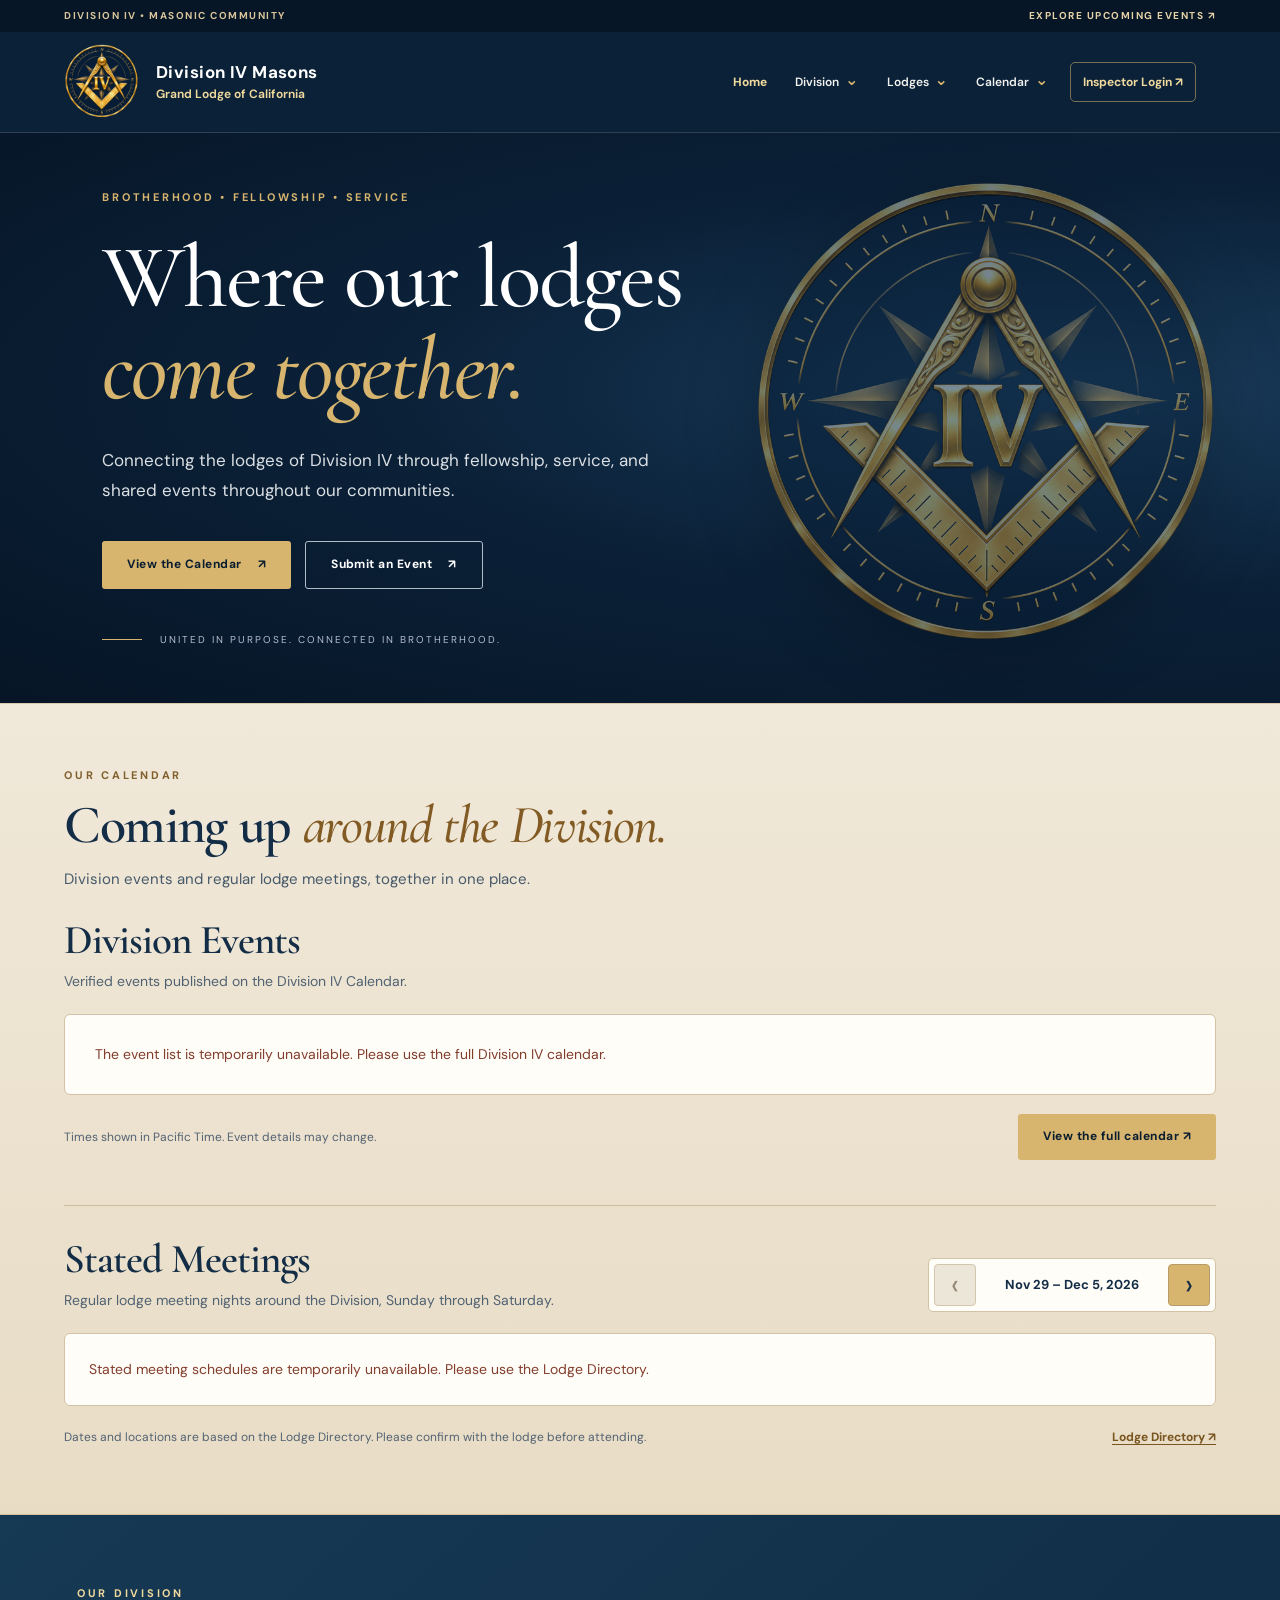
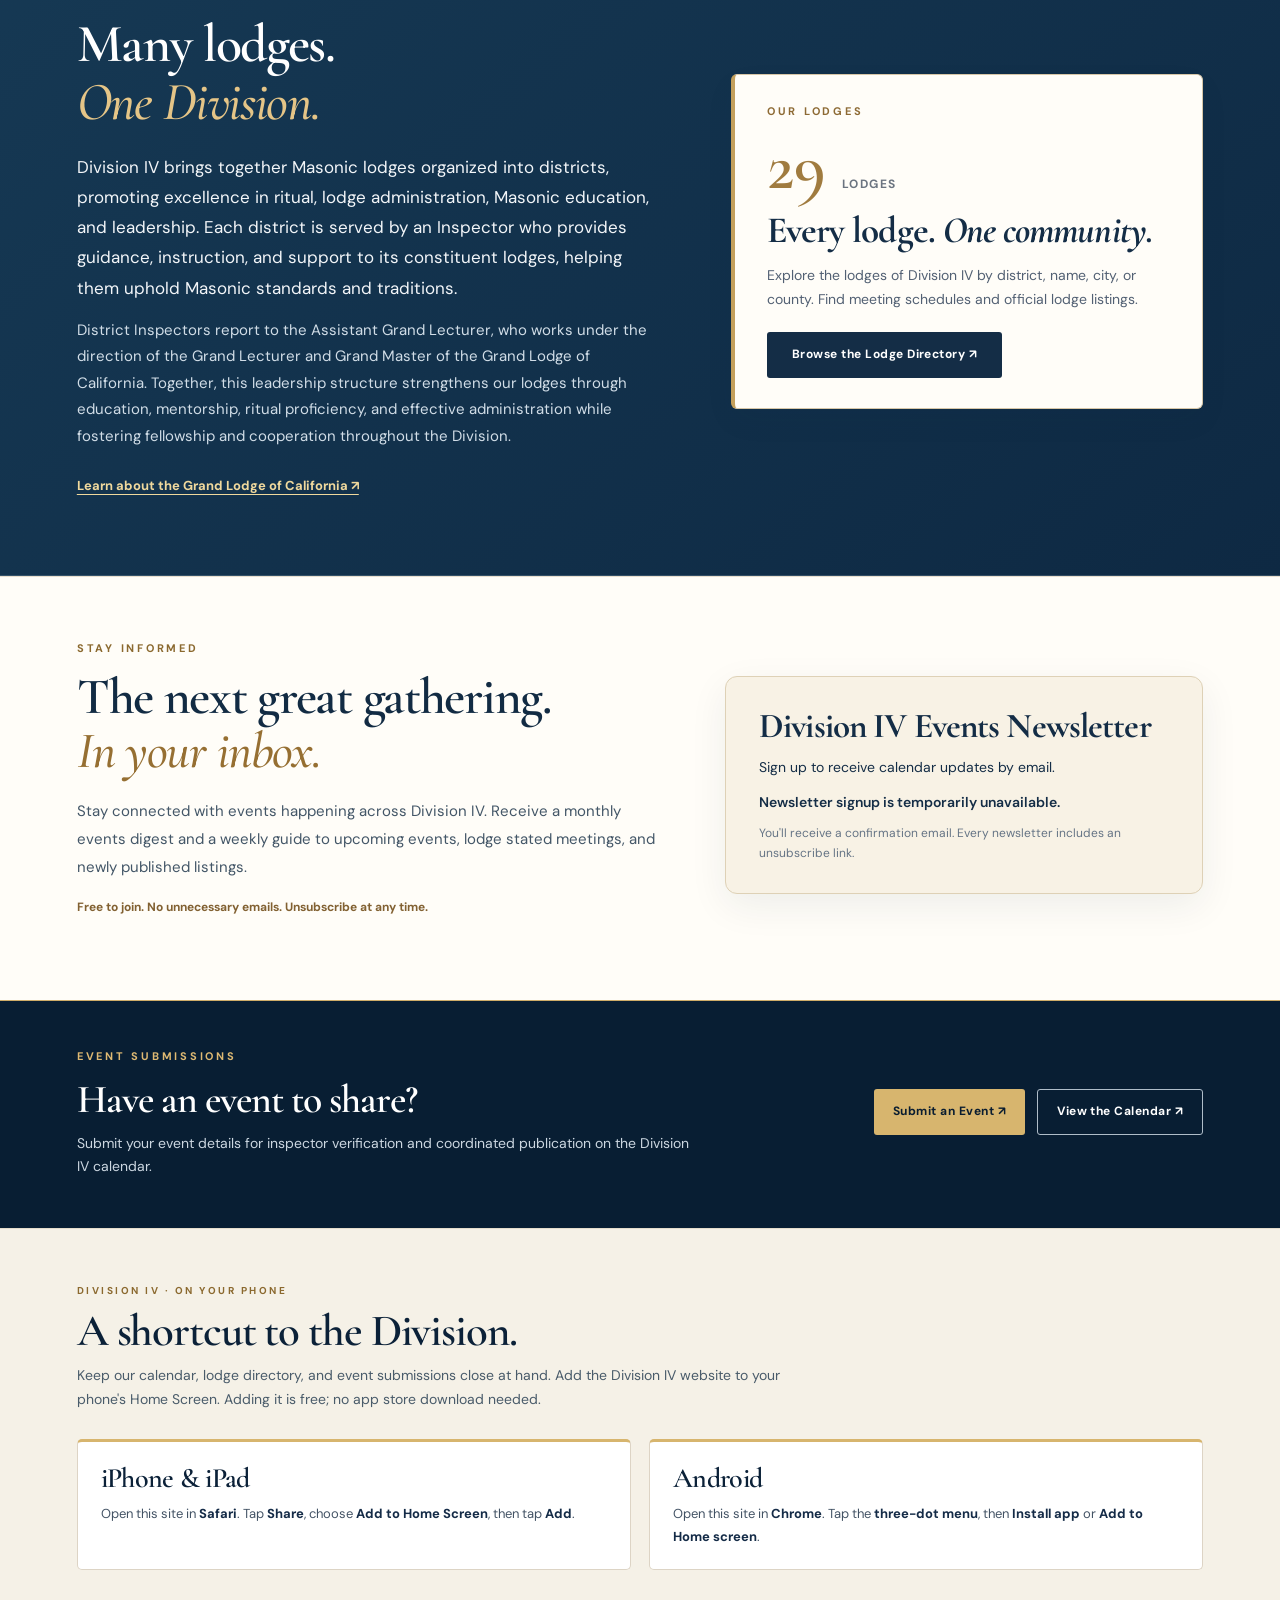
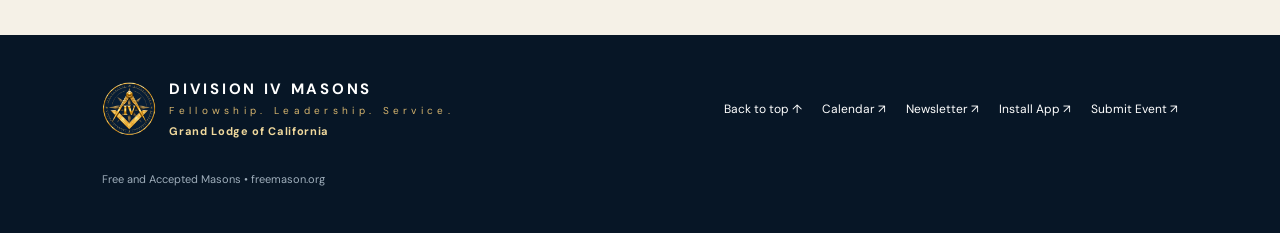
<file: index.html>
<!doctype html><html lang="en"><head><meta charset="utf-8"><meta name="viewport" content="width=device-width,initial-scale=1"><meta name="apple-mobile-web-app-title" content="Division IV"><link rel="manifest" href="/manifest.webmanifest"><meta name="theme-color" content="#091b31"><meta name="description" content="Division IV supports 29 Masonic lodges through ritual instruction, education, lodge administration, and fellowship. Explore our events and lodge directory."><title>Division IV Masons</title><link rel="icon" type="image/x-icon" href="/assets/favicon.ico?v=20261028"><link rel="icon" type="image/png" sizes="256x256" href="/assets/favicon.png?v=20261028"><link rel="apple-touch-icon" sizes="180x180" href="/assets/apple-touch-icon.png?v=20261028"><link rel="stylesheet" href="/styles.css?v=21"><link rel="stylesheet" href="/shared/header.css?v=2">
<link rel="canonical" href="https://divisionivmasons.org/">
<meta property="og:type" content="website">
<meta property="og:site_name" content="Division IV Masons">
<meta property="og:locale" content="en_US">
<meta property="og:title" content="Division IV Masons">
<meta property="og:description" content="Division IV supports 29 Masonic lodges through ritual instruction, education, lodge administration, and fellowship. Explore our events and lodge directory.">
<meta property="og:url" content="https://divisionivmasons.org/">
<meta property="og:image" content="https://divisionivmasons.org/assets/emblem.png?v=20261028b">
<meta property="og:image:type" content="image/png">
<meta property="og:image:width" content="620">
<meta property="og:image:height" content="620">
<meta property="og:image:alt" content="Division IV Masons gold-and-blue emblem">
<meta name="twitter:card" content="summary">
<meta name="twitter:title" content="Division IV Masons">
<meta name="twitter:description" content="Division IV supports 29 Masonic lodges through ritual instruction, education, lodge administration, and fellowship. Explore our events and lodge directory.">
<meta name="twitter:image" content="https://divisionivmasons.org/assets/emblem.png?v=20261028b">
<script type="application/ld+json">{"@context":"https://schema.org","@graph":[{"@type":"Organization","@id":"https://divisionivmasons.org/#organization","name":"Division IV Masons","url":"https://divisionivmasons.org/","logo":"https://divisionivmasons.org/assets/emblem.png?v=20261028b","parentOrganization":{"@type":"Organization","name":"Grand Lodge of California","url":"https://freemason.org/"}},{"@type":"WebSite","@id":"https://divisionivmasons.org/#website","name":"Division IV Masons","url":"https://divisionivmasons.org/","publisher":{"@id":"https://divisionivmasons.org/#organization"}}]}</script>
</head>
<body><div class="topline"><span>Division IV • Masonic Community</span><a href="/#events">Explore upcoming events ↗</a></div>
<header data-division-header="public"></header>
<main><section id="home" class="hero"><div class="glow"></div><div class="hero-inner"><p class="eyebrow">BROTHERHOOD • FELLOWSHIP • SERVICE</p><h1>Where our lodges<br><em>come together.</em></h1><p class="lead">Connecting the lodges of Division IV through fellowship, service, and shared events throughout our communities.</p><div class="actions"><a class="btn gold" href="/calendar/">View the Calendar <span>↗</span></a><a class="btn outline" href="/events/" target="_blank" rel="noopener">Submit an Event <span>↗</span></a></div><div class="hero-foot"><span class="rule"></span><span>UNITED IN PURPOSE. CONNECTED IN BROTHERHOOD.</span></div></div><img class="hero-mark" src="/assets/emblem.png?v=20261028b" alt="" aria-hidden="true"></section>
<section class="section dark-section upcoming-section" id="events" aria-labelledby="upcoming-title">
  <div class="upcoming-inner"><div class="upcoming-heading">
    <div><p class="kicker">OUR CALENDAR</p><h2 id="upcoming-title">Coming up <em>around the Division.</em></h2></div>
    <p>Division events and regular lodge meetings, together in one place.</p>
  </div>
  <section class="home-division-events" id="division-events" aria-labelledby="division-events-title">
    <div class="upcoming-subheading">
      <div><h3 id="division-events-title">Division Events</h3><p>Verified events published on the Division IV Calendar.</p></div>
    </div>
    <div id="upcoming-events" aria-live="polite" aria-busy="true"><p class="upcoming-status">Loading upcoming events…</p></div>
    <div class="upcoming-footer"><span>Times shown in Pacific Time. Event details may change.</span><a class="btn gold" href="/calendar/">View the full calendar ↗</a></div>
  </section>

  <section class="home-stated-meetings" id="stated-meetings" aria-labelledby="home-stated-title">
    <div class="home-stated-heading">
      <div>
        <h3 id="home-stated-title">Stated Meetings</h3>
        <p>Regular lodge meeting nights around the Division, Sunday through Saturday.</p>
      </div>
      <div class="home-stated-week-controls" role="group" aria-label="Browse stated meetings by week">
        <button type="button" id="home-stated-prev" class="home-stated-arrow" aria-label="Previous week" disabled>‹</button>
        <strong id="home-stated-week-label" aria-live="polite">This week</strong>
        <button type="button" id="home-stated-next" class="home-stated-arrow" aria-label="Next week">›</button>
      </div>
    </div>
    <div id="home-stated-meetings-list" aria-live="polite" aria-busy="true"><p class="home-stated-empty">Loading stated meetings…</p></div>
    <div class="home-stated-footer"><span>Dates and locations are based on the Lodge Directory. Please confirm with the lodge before attending.</span><a href="/lodges/">Lodge Directory ↗</a></div>
  </section>
  </div>
</section>

<section class="division-overview" id="about" aria-labelledby="about-title">
  <div class="overview-inner">
    <div class="overview-main">
      <p class="kicker">OUR DIVISION</p>
      <h2 id="about-title">Many lodges.<br><em>One Division.</em></h2>
      <p class="overview-lead">Division IV brings together Masonic lodges organized into districts, promoting excellence in ritual, lodge administration, Masonic education, and leadership. Each district is served by an Inspector who provides guidance, instruction, and support to its constituent lodges, helping them uphold Masonic standards and traditions.</p>
      <p>District Inspectors report to the Assistant Grand Lecturer, who works under the direction of the Grand Lecturer and Grand Master of the Grand Lodge of California. Together, this leadership structure strengthens our lodges through education, mentorship, ritual proficiency, and effective administration while fostering fellowship and cooperation throughout the Division.</p>
      <a class="overview-grand-link" href="https://freemason.org/" target="_blank" rel="noopener noreferrer">Learn about the Grand Lodge of California ↗</a>
    </div>
    <div class="overview-lodges" id="lodges">
      <p class="kicker">OUR LODGES</p>
      <div class="overview-count">29 <span>lodges</span></div>
      <h3>Every lodge. <em>One community.</em></h3>
      <p>Explore the lodges of Division IV by district, name, city, or county. Find meeting schedules and official lodge listings.</p>
      <a class="btn navy" href="/lodges/">Browse the Lodge Directory ↗</a>
    </div>
  </div>
</section>
<section class="home-newsletter" id="newsletter-signup" aria-labelledby="newsletter-signup-title">
  <div class="home-newsletter-inner">
    <div class="home-newsletter-copy">
      <p class="kicker">STAY INFORMED</p>
      <h2 id="newsletter-signup-title">The next great gathering.<br><em>In your inbox.</em></h2>
      <p>Stay connected with events happening across Division IV. Receive a monthly events digest and a weekly guide to upcoming events, lodge stated meetings, and newly published listings.</p>
      <p class="home-newsletter-free">Free to join. No unnecessary emails. Unsubscribe at any time.</p>
    </div>
    <div class="division-newsletter-box home-newsletter-card">
      <h3>Division IV Events Newsletter</h3>
      <p>Sign up to receive calendar updates by email.</p>
      <form id="division-newsletter-form" hidden>
        <label for="division-newsletter-email">Email address</label>
        <input id="division-newsletter-email" type="email" name="email" maxlength="250" autocomplete="email" placeholder="you@example.com" required>
        <input name="website" class="division-newsletter-honeypot" autocomplete="off" tabindex="-1" aria-hidden="true">
        <button class="btn navy" type="submit">Subscribe</button>
      </form>
      <p id="division-newsletter-status" class="division-newsletter-status" role="status" aria-live="polite">Checking signup availability…</p>
      <p class="division-newsletter-privacy">You'll receive a confirmation email. Every newsletter includes an unsubscribe link.</p>
    </div>
  </div>
</section>

<section class="homepage-cta" id="contact" aria-labelledby="contact-title">
  <div class="homepage-cta-inner">
    <div class="homepage-cta-copy">
      <p class="kicker">EVENT SUBMISSIONS</p>
      <h2 id="contact-title">Have an event to share?</h2>
      <p>Submit your event details for inspector verification and coordinated publication on the Division IV calendar.</p>
    </div>
    <div class="homepage-cta-actions">
      <a class="btn gold" href="/events/">Submit an Event ↗</a>
      <a class="btn outline" href="/calendar/">View the Calendar ↗</a>
    </div>
  </div>
</section>
<section class="home-install" id="install-app" aria-labelledby="home-install-title">
  <div class="home-install-inner">
    <div class="home-install-heading">
      <p class="kicker">DIVISION IV · ON YOUR PHONE</p>
      <h2 id="home-install-title">A shortcut to the Division.</h2>
      <p>Keep our calendar, lodge directory, and event submissions close at hand. Add the Division IV website to your phone's Home Screen. Adding it is free; no app store download needed.</p>
    </div>
    <div class="home-install-devices">
      <div class="home-install-device">
        <h3>iPhone &amp; iPad</h3>
        <p>Open this site in <strong>Safari</strong>. Tap <strong>Share</strong>, choose <strong>Add to Home Screen</strong>, then tap <strong>Add</strong>.</p>
      </div>
      <div class="home-install-device">
        <h3>Android</h3>
        <p>Open this site in <strong>Chrome</strong>. Tap the <strong>three-dot menu</strong>, then <strong>Install app</strong> or <strong>Add to Home screen</strong>.</p>
      </div>
    </div>
  </div>
</section></main>
<footer><div class="footer-brand"><img src="/assets/emblem.png?v=20261028b" alt=""><span class="division-wordmark"><strong>DIVISION IV MASONS</strong><small>Fellowship. Leadership. Service.</small><span class="brand-affiliation">Grand Lodge of California</span></span></div><div class="footer-links"><a href="#home">Back to top ↑</a><a href="/calendar/">Calendar ↗</a><a href="/#newsletter-signup">Newsletter ↗</a><a href="/#install-app">Install App ↗</a><a href="/events/" target="_blank" rel="noopener">Submit Event ↗</a></div><small>Free and Accepted Masons • <a href="https://freemason.org/" target="_blank" rel="noopener noreferrer">freemason.org</a></small></footer>
<script defer src="/shared/header.js?v=4"></script><script src="/script.js?v=5" defer></script><script src="/event-calendar.js?v=2" defer></script><script src="/home-calendar-actions.js?v=1" defer></script><script src="/home-events.js?v=5" defer></script><script src="/home-stated-meetings.js?v=2" defer></script><script src="/newsletter-public.js?v=2" defer></script></body></html>
</file>
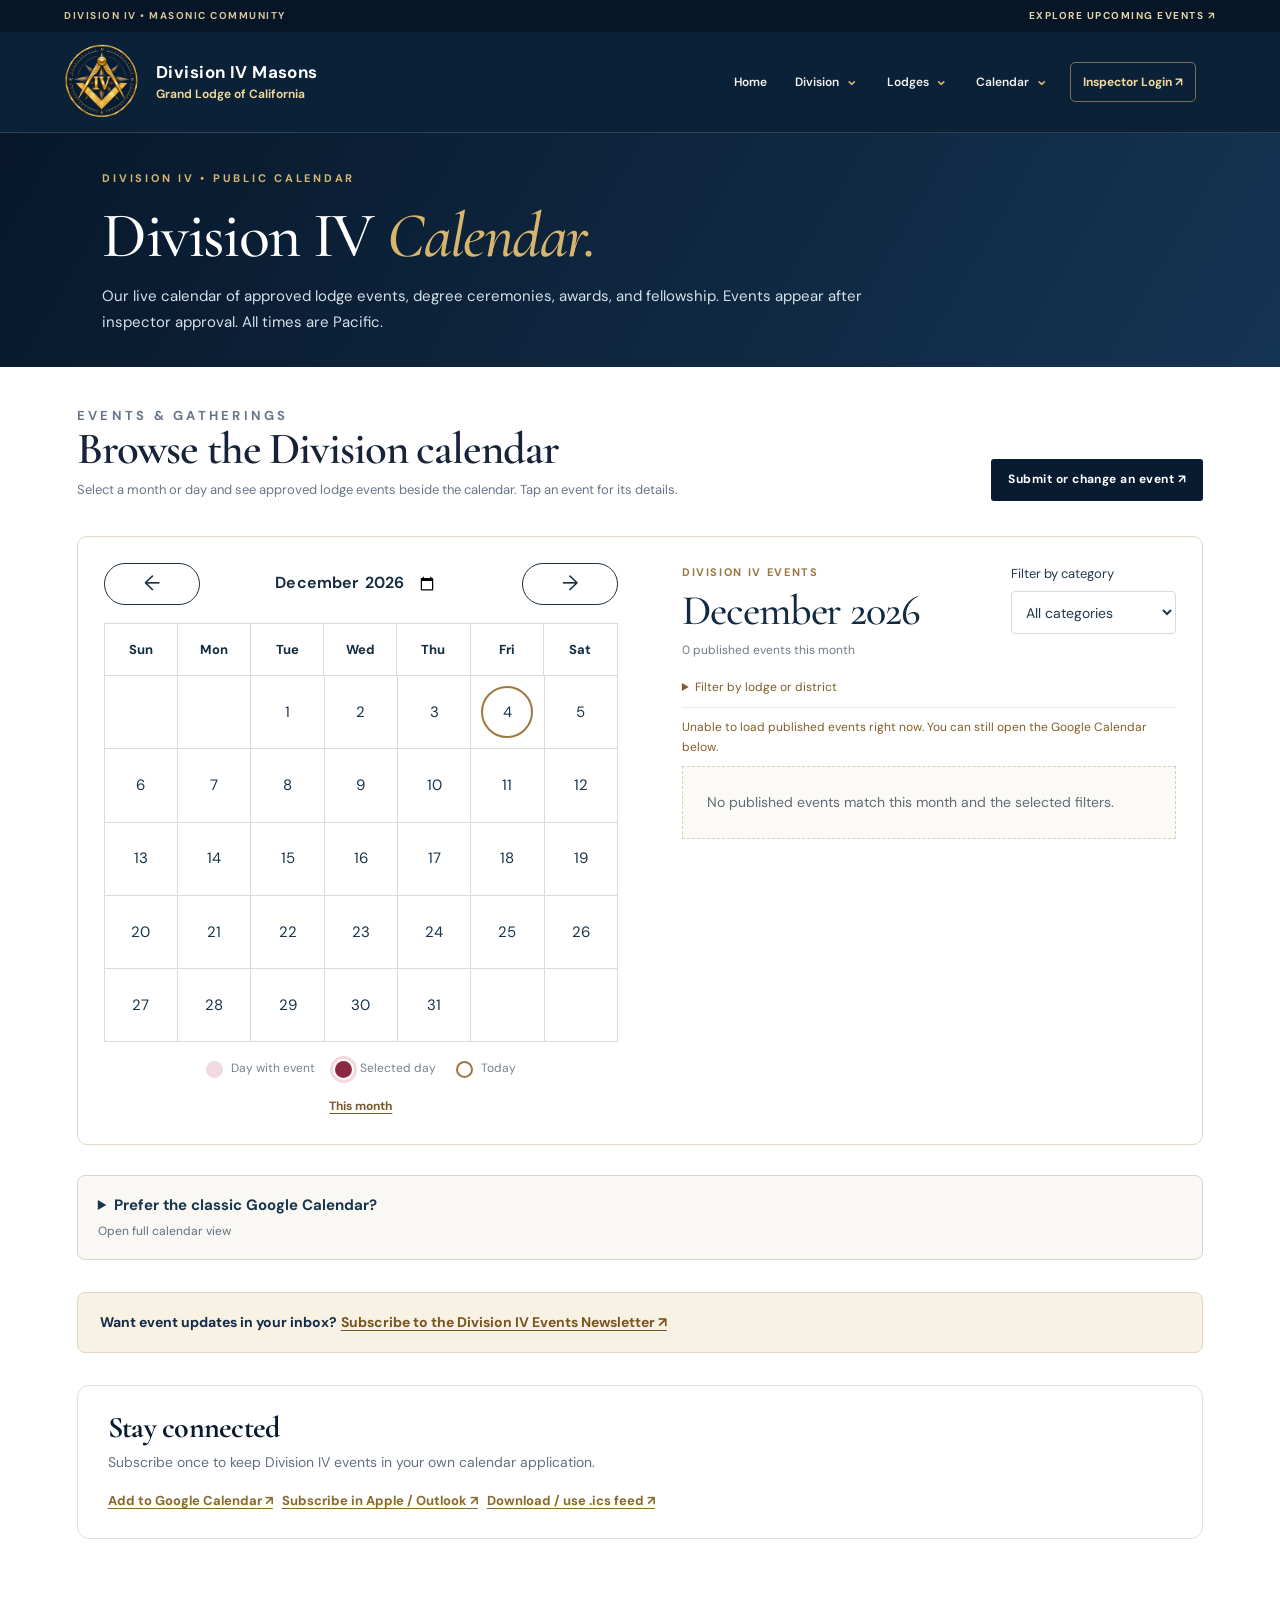
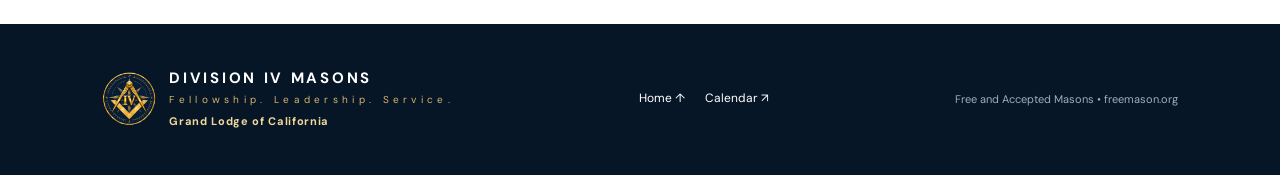
<file: calendar/index.html>
<!doctype html><html lang="en"><head><meta charset="utf-8"><meta name="viewport" content="width=device-width,initial-scale=1"><meta name="apple-mobile-web-app-title" content="Division IV"><link rel="manifest" href="/manifest.webmanifest"><meta name="theme-color" content="#091b31"><meta name="description" content="Browse Division IV Masonic events, degrees, schools of instruction, and lodge gatherings. See event dates, times, locations, and details."><title>Calendar | Division IV Masons</title><link rel="icon" type="image/x-icon" href="/assets/favicon.ico?v=20261028"><link rel="icon" type="image/png" sizes="256x256" href="/assets/favicon.png?v=20261028"><link rel="apple-touch-icon" sizes="180x180" href="/assets/apple-touch-icon.png?v=20261028"><link rel="stylesheet" href="/styles.css?v=17"><link rel="stylesheet" href="/shared/header.css?v=2">
<link rel="canonical" href="https://divisionivmasons.org/calendar/">
<meta property="og:type" content="website">
<meta property="og:site_name" content="Division IV Masons">
<meta property="og:locale" content="en_US">
<meta property="og:title" content="Division IV Calendar | Division IV Masons">
<meta property="og:description" content="Browse Division IV Masonic events, degrees, schools of instruction, and lodge gatherings. See event dates, times, locations, and details.">
<meta property="og:url" content="https://divisionivmasons.org/calendar/">
<meta property="og:image" content="https://divisionivmasons.org/assets/emblem.png?v=20261028b">
<meta property="og:image:type" content="image/png">
<meta property="og:image:width" content="620">
<meta property="og:image:height" content="620">
<meta property="og:image:alt" content="Division IV Masons gold-and-blue emblem">
<meta name="twitter:card" content="summary">
<meta name="twitter:title" content="Division IV Calendar | Division IV Masons">
<meta name="twitter:description" content="Browse Division IV Masonic events, degrees, schools of instruction, and lodge gatherings. See event dates, times, locations, and details.">
<meta name="twitter:image" content="https://divisionivmasons.org/assets/emblem.png?v=20261028b">
</head><body><div class="topline"><span>Division IV • Masonic Community</span><a href="/calendar/">Explore upcoming events ↗</a></div><header data-division-header="public"></header><main id="content">
<section class="calendar-hero"><p class="eyebrow">DIVISION IV • PUBLIC CALENDAR</p>
<h1>Division IV <em>Calendar.</em></h1>
<p>Our live calendar of approved lodge events, degree ceremonies, awards, and fellowship. Events appear after inspector approval. All times are Pacific.</p>
</section>
<section class="calendar-main" aria-labelledby="calendar-heading"><div class="calendar-container">
<div class="calendar-intro"><div><p class="kicker">EVENTS &amp; GATHERINGS</p><h2 id="calendar-heading">Browse the Division calendar</h2><p>Select a month or day and see approved lodge events beside the calendar. Tap an event for its details.</p></div>
<div class="calendar-buttons"><a class="btn navy" href="/events/" target="_blank" rel="noopener noreferrer">Submit or change an event ↗</a></div></div>
<section class="division-calendar-board" id="events-list" aria-labelledby="month-browser-heading">
  <div class="calendar-browser-layout">
    <div class="calendar-month-side">
      <div class="calendar-month-toolbar">
        <button id="month-prev" type="button" class="month-arrow" aria-label="Previous month">←</button>
        <label class="calendar-month-picker"><span class="visually-hidden">Choose month</span><input type="month" id="month-picker" aria-label="Choose month"></label>
        <button id="month-next" type="button" class="month-arrow" aria-label="Next month">→</button>
      </div>
      <div class="calendar-weekday-row" aria-hidden="true"><span>Sun</span><span>Mon</span><span>Tue</span><span>Wed</span><span>Thu</span><span>Fri</span><span>Sat</span></div>
      <div id="month-days" class="calendar-days-grid" role="group" aria-label="Select a day to filter events"><p class="calendar-feed-loading">Loading calendar…</p></div>
      <div class="calendar-legend" aria-label="Calendar legend"><span><i class="legend-dot"></i> Day with event</span><span><i class="legend-selected"></i> Selected day</span><span><i class="legend-today"></i> Today</span></div>
      <div class="month-side-actions"><button id="month-today" class="month-today" type="button">This month</button><button id="month-clear-day" class="month-clear-day" type="button" hidden>Show all days</button></div>
    </div>
    <div class="calendar-events-side">
      <div class="calendar-list-top">
        <div><p class="kicker">DIVISION IV EVENTS</p><h3 id="month-browser-heading">Calendar of Events</h3><p class="month-list-subtitle" id="month-list-summary" aria-live="polite">Loading published events…</p></div>
        <div class="month-filter"><label for="month-category-filter">Filter by category</label><select id="month-category-filter"><option value="">All categories</option></select></div>
      </div>
      <details class="month-advanced-filters"><summary>Filter by lodge or district</summary>
        <div class="month-filter-grid"><label>Host lodge<select id="month-lodge-filter"><option value="">All lodges</option></select></label><label>District<select id="month-district-filter"><option value="">All districts</option></select></label><button id="month-reset-filters" type="button">Clear filters</button></div>
      </details>
      <div id="month-events-message" class="month-events-message" role="status" aria-live="polite"></div>
      <div id="month-event-list" class="month-event-list" aria-label="Approved events for selected month"></div>
    </div>
  </div>
</section>
<dialog id="public-event-dialog" class="public-event-dialog" aria-label="Division IV event details"><button type="button" id="public-event-close" class="public-event-close" aria-label="Close event details">✕</button><div id="public-event-detail"></div></dialog>
<details class="google-calendar-drawer" id="classic-calendar">
  <summary>Prefer the classic Google Calendar? <span>Open full calendar view</span></summary>
  <div class="calendar-view-controls" role="group" aria-label="Google Calendar display mode"><span>Display:</span><button type="button" data-calendar-mode="AGENDA" aria-pressed="false">Agenda</button><button type="button" data-calendar-mode="MONTH" aria-pressed="true">Month</button></div>
  <div class="calendar-embed"><iframe title="Live Division IV Masonic Events Google Calendar" src="https://calendar.google.com/calendar/embed?src=dd8692800e837b4dd367c15738ed95f5fd198e95a30e9d7f1afb98ac3aa3fea5%40group.calendar.google.com&amp;ctz=America%2FLos_Angeles&amp;mode=MONTH&amp;showTitle=0&amp;showCalendars=0" loading="lazy" referrerpolicy="strict-origin-when-cross-origin" allowfullscreen></iframe></div>
  <p class="calendar-help">If Google Calendar doesn't display in your browser, <a id="calendar-external-link" href="https://calendar.google.com/calendar/embed?src=dd8692800e837b4dd367c15738ed95f5fd198e95a30e9d7f1afb98ac3aa3fea5%40group.calendar.google.com&amp;ctz=America%2FLos_Angeles" target="_blank" rel="noopener noreferrer"><u>open Google Calendar in a separate tab ↗</u></a>.</p>
</details>
<aside class="calendar-newsletter-link" id="newsletter-signup">
  <p><strong>Want event updates in your inbox?</strong> <a href="/#newsletter-signup">Subscribe to the Division IV Events Newsletter ↗</a></p>
  <p id="division-newsletter-status" class="division-newsletter-status" role="status" aria-live="polite" hidden></p>
</aside>
<div class="calendar-subscriptions"><h3>Stay connected</h3>
<p>Subscribe once to keep Division IV events in your own calendar application.</p>
<div class="calendar-buttons">
<a href="https://calendar.google.com/calendar/u/0/r?cid=dd8692800e837b4dd367c15738ed95f5fd198e95a30e9d7f1afb98ac3aa3fea5%40group.calendar.google.com" target="_blank" rel="noopener noreferrer">Add to Google Calendar ↗</a>
<a href="webcal://calendar.google.com/calendar/ical/dd8692800e837b4dd367c15738ed95f5fd198e95a30e9d7f1afb98ac3aa3fea5%40group.calendar.google.com/public/basic.ics">Subscribe in Apple / Outlook ↗</a>
<a href="https://calendar.google.com/calendar/ical/dd8692800e837b4dd367c15738ed95f5fd198e95a30e9d7f1afb98ac3aa3fea5%40group.calendar.google.com/public/basic.ics" target="_blank" rel="noopener noreferrer">Download / use .ics feed ↗</a></div></div>
</div></section></main><footer><div class="footer-brand"><img src="/assets/emblem.png?v=20261028b" alt=""><span class="division-wordmark"><strong>DIVISION IV MASONS</strong><small>Fellowship. Leadership. Service.</small><span class="brand-affiliation">Grand Lodge of California</span></span></div><div class="footer-links"><a href="/">Home ↑</a><a href="/calendar/">Calendar ↗</a></div><small>Free and Accepted Masons • <a href="https://freemason.org/" target="_blank" rel="noopener noreferrer">freemason.org</a></small></footer><script defer src="/shared/header.js?v=4"></script><script src="/script.js?v=5" defer></script><script src="/event-calendar.js?v=1" defer></script><script src="/month-calendar.js?v=2" defer></script><script src="/newsletter-public.js?v=2" defer></script></body></html>
</file>
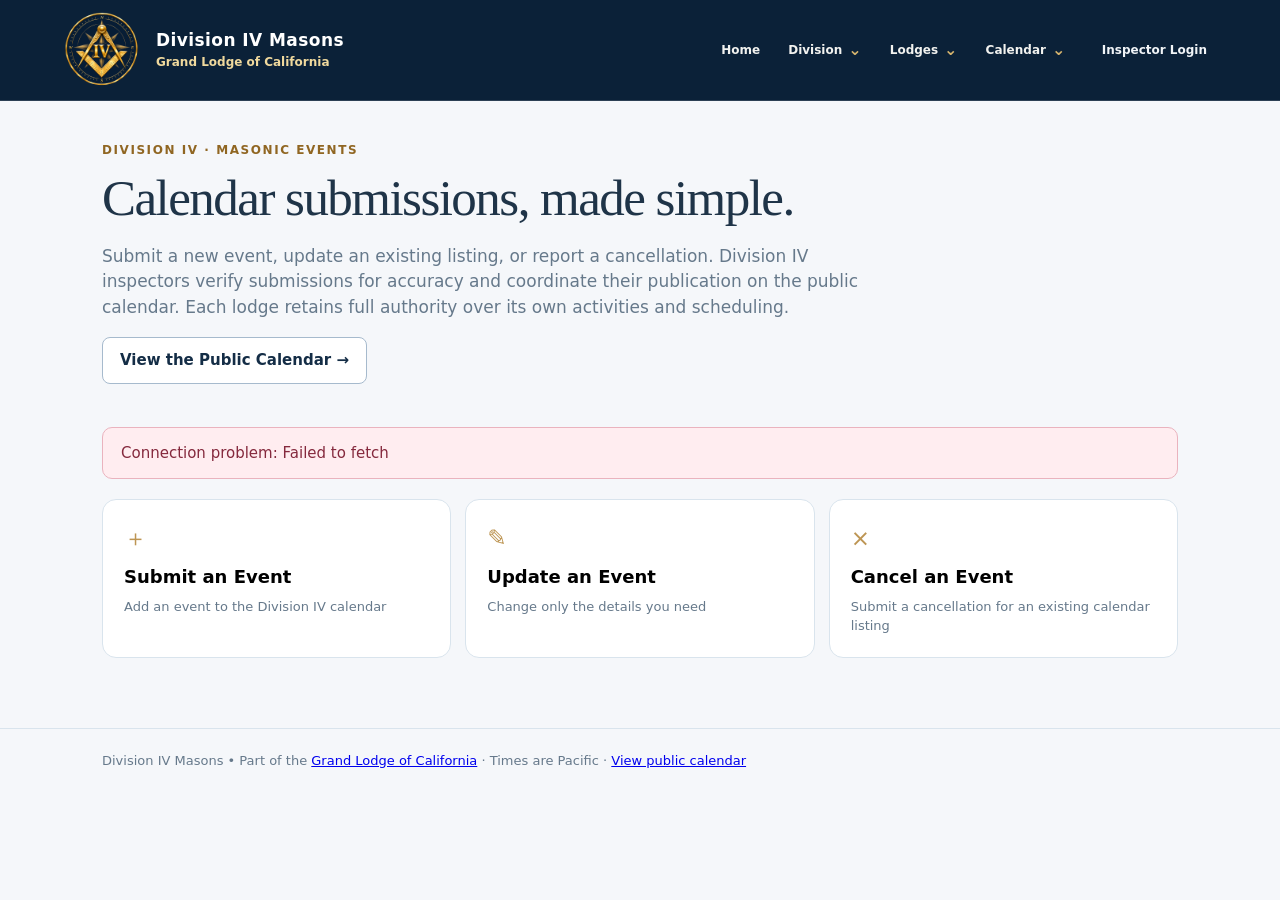
<file: events/index.html>
<!DOCTYPE html>
<html lang="en"><head>
<meta charset="utf-8"><meta name="viewport" content="width=device-width, initial-scale=1">
<title>Division IV Event Submissions | Grand Lodge of California</title><meta name="description" content="Submit, change, or cancel a Division IV Masonic event. An inspector verifies submissions for accurate, coordinated publication on the Division calendar. Lodges independently schedule their activities.">
<meta name="apple-mobile-web-app-title" content="Division IV"><link rel="manifest" href="/manifest.webmanifest"><meta name="theme-color" content="#142d46"><link rel="icon" type="image/x-icon" href="/assets/favicon.ico?v=20261028"><link rel="icon" type="image/png" sizes="256x256" href="/assets/favicon.png?v=20261028"><link rel="apple-touch-icon" sizes="180x180" href="/assets/apple-touch-icon.png?v=20261028"><link rel="stylesheet" href="/app/styles.css?v=29"><link rel="stylesheet" href="/shared/header.css?v=2"><script defer src="/shared/header.js?v=4"></script><script defer src="/script.js?v=5"></script><script defer src="/app/bootstrap.js"></script><script defer src="/app/app.js?v=65"></script>
<script defer src="/app/lodges-admin.js?v=5"></script><script defer src="/app/corrections-admin.js?v=2"></script><script defer src="/app/site-settings-admin.js?v=6"></script><script defer src="/app/resources.js?v=3"></script><script defer src="/app/newsletter-admin.js?v=5"></script>
<script defer src="/app/mfa.js?v=9"></script>

<link rel="canonical" href="https://divisionivmasons.org/events/">
<meta property="og:type" content="website">
<meta property="og:site_name" content="Division IV Masons">
<meta property="og:locale" content="en_US">
<meta property="og:title" content="Submit an Event | Division IV Masons">
<meta property="og:description" content="Submit, change, or cancel a Division IV Masonic event. An inspector verifies submissions for accurate, coordinated publication on the Division calendar. Lodges independently schedule their activities.">
<meta property="og:url" content="https://divisionivmasons.org/events/">
<meta property="og:image" content="https://divisionivmasons.org/assets/emblem.png?v=20261028b">
<meta property="og:image:type" content="image/png">
<meta property="og:image:width" content="620">
<meta property="og:image:height" content="620">
<meta property="og:image:alt" content="Division IV Masons gold-and-blue emblem">
<meta name="twitter:card" content="summary">
<meta name="twitter:title" content="Submit an Event | Division IV Masons">
<meta name="twitter:description" content="Submit, change, or cancel a Division IV Masonic event. An inspector verifies submissions for accurate, coordinated publication on the Division calendar. Lodges independently schedule their activities.">
<meta name="twitter:image" content="https://divisionivmasons.org/assets/emblem.png?v=20261028b">
</head><body>
<a href="#content" class="skip">Skip to content</a>
<header data-division-header="app"></header>
<noscript><div class="container banner">JavaScript must be enabled to sign in or submit an event.</div></noscript><main class="container" id="content">
<div class="hero"><div class="eyebrow">Division IV · Masonic Events</div><h1>Calendar submissions, made simple.</h1><p>Submit a new event, update an existing listing, or report a cancellation. Division IV inspectors verify submissions for accuracy and coordinate their publication on the public calendar. Each lodge retains full authority over its own activities and scheduling.</p><p><a href="/calendar/" class="secondary" style="display:inline-block;text-decoration:none;font-size:15px">View the Public Calendar →</a></p></div>
<div id="notice" class="notice hidden" role="status" aria-live="polite"></div>
<datalist id="host-choices"></datalist>
<datalist id="poc-position-choices"></datalist>
<datalist id="venue-choices"><option value="Lodge Hall"></option><option value="Masonic Temple"></option></datalist>
<datalist id="city-choices"></datalist>
<datalist id="cost-choices"><option value="Free"></option><option value="Donation"></option><option value="No charge"></option><option value="Pay at the door"></option></datalist>
<datalist id="attire-choices"><option value="Business attire"></option><option value="Coat and tie"></option><option value="Tuxedo"></option><option value="Masonic regalia"></option><option value="Casual"></option></datalist>
<datalist id="audience-choices"><option value="All Masons"></option><option value="Master Masons"></option><option value="Members and guests"></option><option value="Family and friends"></option><option value="Open to the public"></option></datalist>
<section id="public-view">
<div id="banner" class="banner hidden" role="status">Public event submissions are currently unavailable. Please contact a Division IV inspector.</div>
<div class="choices" role="group" aria-label="What would you like to do?">
<button type="button" class="choice" data-mode="new"><span class="symbol">＋</span><strong>Submit an Event</strong><small>Add an event to the Division IV calendar</small></button>
<button type="button" class="choice" data-mode="change"><span class="symbol">✎</span><strong>Update an Event</strong><small>Change only the details you need</small></button>
<button type="button" class="choice" data-mode="cancel"><span class="symbol">×</span><strong>Cancel an Event</strong><small>Submit a cancellation for an existing calendar listing</small></button>
</div>

<section id="new-panel" class="panel hidden">
<h2>Submit an Event</h2><p class="muted">Fields marked * are required. Optional information can be added below.</p>
<form id="new-form">
<div class="form-title">Event details</div>
<div class="form-grid">
<label class="wide"><span class="field-caption">Event Name <span class="req" aria-label="required">*</span></span><input name="event_name" maxlength="180" required placeholder="Example: Entered Apprentice Degree"><span class="help">Enter only the activity. The hosting lodge is added automatically.</span></label>
<input name="title" type="hidden">
<div class="wide calendar-title-preview" role="status" aria-live="polite"><strong>Final Google Calendar title:</strong> <span>Enter an event name and hosting lodge.</span></div>
<label><span class="field-caption">Event type <span class="req" aria-label="required">*</span></span><select id="event-type" name="event_type" required><option value="">Choose event type</option></select></label>
<label><span class="field-caption">Hosting lodge or organization <span class="req" aria-label="required">*</span></span><input name="hosted_by" list="host-choices" maxlength="180" autocomplete="off" required placeholder="Type or choose a lodge (e.g., Lodge No. 123)"></label>
<label><span class="field-caption">District <span class="req" aria-label="required">*</span></span><select name="district" id="new-district" required><option value="">Choose district</option></select></label>
<label><span class="field-caption">Event format <span class="req" aria-label="required">*</span></span><select name="event_mode" required><option value="in_person">In person</option><option value="hybrid">Hybrid (in person and online)</option><option value="online">Online only</option></select></label>
<label><span class="field-caption">Start date and time <span class="req" aria-label="required">*</span></span><input name="start_local" type="datetime-local" required></label>
<label><span class="field-caption">End date and time <span class="req" aria-label="required">*</span></span><input name="end_local" type="datetime-local" required></label>
<label class="wide"><span class="field-caption">Public event description <span class="req" aria-label="required">*</span></span><textarea name="public_description" rows="4" maxlength="4000" required placeholder="Add details, agenda, or special instructions for attendees."></textarea></label>
</div>
<label class="checkline location-tbd-toggle location-tbd-control"><input id="new-location-tbd" type="checkbox" name="location_tbd"> <strong>Location TBD</strong></label>
<details id="new-location-details" class="location-details form-section"><summary><span class="location-summary-title">Location details</span></summary>
<p class="help">In-person and hybrid events need a venue, street address, city, state and ZIP unless Location TBD is selected. Online-only events need a meeting link instead.</p>
<div class="form-grid"><label class="wide virtual-link-field hidden"><span class="field-caption">Online meeting link <span class="req" aria-label="required">*</span></span><input name="virtual_meeting_url" type="url" placeholder="https://example.org/meeting"></label></div>
<div class="form-grid location-inputs">
<label class="wide"><span class="field-caption">Location / Venue Name <span class="req" aria-label="required">*</span></span><input name="location_name" list="venue-choices" required placeholder="Choose or enter: Lodge Hall, Masonic Temple..."></label>
<label class="wide"><span class="field-caption">Address Line 1 <span class="req" aria-label="required">*</span></span><input name="location_address1" required placeholder="Example: 123 Main Street"></label>
<label class="wide"><span class="field-caption">Address Line 2 (optional)</span><input name="location_address2" placeholder="Suite, floor, building, etc."></label>
<label><span class="field-caption">City <span class="req" aria-label="required">*</span></span><input name="location_city" list="city-choices" required placeholder="Choose or enter a city"></label>
<label><span class="field-caption">State <span class="req" aria-label="required">*</span></span><select name="location_state" required><option value="AL">Alabama</option><option value="AK">Alaska</option><option value="AZ">Arizona</option><option value="AR">Arkansas</option><option value="CA" selected>California</option><option value="CO">Colorado</option><option value="CT">Connecticut</option><option value="DE">Delaware</option><option value="DC">District of Columbia</option><option value="FL">Florida</option><option value="GA">Georgia</option><option value="HI">Hawaii</option><option value="ID">Idaho</option><option value="IL">Illinois</option><option value="IN">Indiana</option><option value="IA">Iowa</option><option value="KS">Kansas</option><option value="KY">Kentucky</option><option value="LA">Louisiana</option><option value="ME">Maine</option><option value="MD">Maryland</option><option value="MA">Massachusetts</option><option value="MI">Michigan</option><option value="MN">Minnesota</option><option value="MS">Mississippi</option><option value="MO">Missouri</option><option value="MT">Montana</option><option value="NE">Nebraska</option><option value="NV">Nevada</option><option value="NH">New Hampshire</option><option value="NJ">New Jersey</option><option value="NM">New Mexico</option><option value="NY">New York</option><option value="NC">North Carolina</option><option value="ND">North Dakota</option><option value="OH">Ohio</option><option value="OK">Oklahoma</option><option value="OR">Oregon</option><option value="PA">Pennsylvania</option><option value="RI">Rhode Island</option><option value="SC">South Carolina</option><option value="SD">South Dakota</option><option value="TN">Tennessee</option><option value="TX">Texas</option><option value="UT">Utah</option><option value="VT">Vermont</option><option value="VA">Virginia</option><option value="WA">Washington</option><option value="WV">West Virginia</option><option value="WI">Wisconsin</option><option value="WY">Wyoming</option></select></label>
<label><span class="field-caption">ZIP Code <span class="req" aria-label="required">*</span></span><input name="location_zip" placeholder="Example: 95624" required inputmode="numeric" autocomplete="postal-code" maxlength="10" pattern="[0-9]{5}(-[0-9]{4})?" title="Enter a 5-digit ZIP code or ZIP+4"></label>
</div>
</details>
<details class="form-section"><summary>More event information <span class="location-hint">— Optional</span></summary>
<div class="form-grid">
<label>Cost (optional) <input name="cost_details" list="cost-choices" maxlength="180" placeholder="Choose or enter: Free, $20, dinner $25, donation..."></label>
<label>Dress / attire <input name="attire" list="attire-choices" placeholder="Choose or enter: Coat and tie, casual..."></label><label>Attendees <input name="invited_audience" list="audience-choices" placeholder="Choose or enter: All Masons, guests..."></label>
<label class="wide">Registration link <input name="registration_url" type="url" placeholder="https://example.org/register"></label>
<label class="wide">Payment link <input name="payment_url" type="url" placeholder="https://example.org/pay"></label>
<label class="wide">Flyer or invitation link <input name="flyer_url" type="url" placeholder="https://example.org/event-flyer"></label>
</div></details>
<div class="form-title">Event point of contact (optional; published on calendar)</div>
<p class="help">Provide a public event contact only if you want one listed. Any POC details you enter will appear on Google Calendar. Your private submitter information below is not published.</p>
<div class="form-grid">
<label><span class="field-caption">POC name (optional)</span><input name="poc_name" maxlength="150" autocomplete="off" placeholder="Contact person's full name"></label>
<label>POC position / office <input name="poc_position" list="poc-position-choices" maxlength="120" autocomplete="off" placeholder="Choose or type a title"></label>
<label><span class="field-caption">POC phone (optional)</span><input name="poc_phone" type="tel" maxlength="50" autocomplete="off" placeholder="Phone number to publish"></label>
<label><span class="field-caption">POC email (optional)</span><input name="poc_email" type="email" maxlength="250" autocomplete="off" placeholder="Email address to publish"></label>
</div>
<div class="form-title">Your contact information (not published)</div>
<div class="form-grid">
<label><span class="field-caption">Name <span class="req" aria-label="required">*</span></span><input name="contact_name" autocomplete="name" maxlength="150" required placeholder="Your full name"></label>
<label><span class="field-caption">Email <span class="req" aria-label="required">*</span></span><input name="contact_email" type="email" autocomplete="email" required placeholder="you@example.org"></label>
<label>Telephone (optional)<input name="contact_phone" type="tel" autocomplete="tel" placeholder="(916) 555-0123"></label>
<label class="wide">Message for inspector (optional)<textarea name="contact_message" rows="2" placeholder="Anything the inspector should know (not published)"></textarea></label>
</div>
<input name="website" class="honeypot" tabindex="-1" autocomplete="off" aria-hidden="true" placeholder="Leave blank">
<div id="turnstile-widget" aria-label="Anti-spam verification"></div>
<div class="form-actions"><span>Submission does not publish the event immediately.</span><button type="submit" class="primary">Submit for Publication →</button></div>
</form></section>
<section id="existing-panel" class="panel hidden">
<h2 id="lookup-title">Update an Event</h2>
<p>Enter the <strong>original Submission ID</strong> from your confirmation or publication email. Older emails may call this the <strong>Request ID</strong>—the number has not changed. If you cannot find it, ask an inspector.</p>
<div class="form-grid">
<label><span class="field-caption">Original Submission ID <span class="req" aria-label="required">*</span></span><input id="lookup-code" placeholder="DIV4-20261018-..." autocapitalize="characters"></label>
<label><span class="field-caption">Original contact email <span class="req" aria-label="required">*</span></span><input type="email" id="lookup-email" placeholder="name@example.com"></label>
</div><p class="help">We'll verify the original email before displaying the event.</p>
<button type="button" class="primary" id="lookup-button">Verify &amp; Find Event →</button>
<div id="existing-editor" class="hidden"><hr><h3 id="event-being-edited"></h3><p class="muted" id="event-summary"></p>
<form id="modify-form">
<div id="edit-fields">
<div class="form-grid">
<label class="wide">Event Name <input name="event_name" maxlength="180" placeholder="Event activity, without the lodge name"></label>
<input type="hidden" name="title">
<div class="wide calendar-title-preview" role="status" aria-live="polite"><strong>Final Google Calendar title:</strong> <span>Enter an event name and hosting lodge.</span></div>
<label>Event type <select name="event_type" id="edit-event-type"><option value="">Choose event type</option></select></label>
<label>Hosting lodge or organization <input name="hosted_by" list="host-choices" maxlength="180" autocomplete="off"></label>
<label>District <select name="district" id="edit-district"><option value="">Choose district</option></select></label>
<label>Event format <select name="event_mode"><option value="in_person">In person</option><option value="hybrid">Hybrid</option><option value="online">Online only</option></select></label>
<label>Start date and time <input type="datetime-local" name="start_local"></label>
<label>End date and time <input type="datetime-local" name="end_local"></label>
<label class="wide">Public event description <textarea name="public_description" rows="4" placeholder="Event details for the public calendar"></textarea></label>
<label>Event POC name (public) <input name="poc_name" maxlength="150"></label>
<label>Event POC position (public) <input name="poc_position" list="poc-position-choices" maxlength="120" placeholder="Choose or type a title"></label>
<label>Event POC phone (public) <input name="poc_phone" type="tel" maxlength="50"></label>
<label>Event POC email (public) <input name="poc_email" type="email" maxlength="250"></label>
<label>Cost (optional) <input name="cost_details" list="cost-choices" maxlength="180" placeholder="Free, $20, dinner $25, donation..."></label>
</div>
<label class="checkline location-tbd-toggle location-tbd-control"><input id="edit-location-tbd" type="checkbox" name="location_tbd"> <strong>Location TBD</strong></label>
<details id="edit-location-details" class="location-details form-section"><summary><span class="location-summary-title">Location details</span></summary>
<div class="form-grid"><label class="wide virtual-link-field hidden">Online meeting link <input name="virtual_meeting_url" type="url" placeholder="https://example.org/meeting"></label></div>
<div class="form-grid location-inputs">
<label class="wide">Location / Venue Name <input name="location_name" list="venue-choices" placeholder="Choose or enter a venue"></label>
<label class="wide">Address Line 1 <input name="location_address1" placeholder="Street address"></label>
<label class="wide">Address Line 2 (optional) <input name="location_address2"></label>
<label>City <input name="location_city" list="city-choices" placeholder="City"></label>
<label>State <select name="location_state"><option value="">Choose state</option><option value="AL">Alabama</option><option value="AK">Alaska</option><option value="AZ">Arizona</option><option value="AR">Arkansas</option><option value="CA">California</option><option value="CO">Colorado</option><option value="CT">Connecticut</option><option value="DE">Delaware</option><option value="DC">District of Columbia</option><option value="FL">Florida</option><option value="GA">Georgia</option><option value="HI">Hawaii</option><option value="ID">Idaho</option><option value="IL">Illinois</option><option value="IN">Indiana</option><option value="IA">Iowa</option><option value="KS">Kansas</option><option value="KY">Kentucky</option><option value="LA">Louisiana</option><option value="ME">Maine</option><option value="MD">Maryland</option><option value="MA">Massachusetts</option><option value="MI">Michigan</option><option value="MN">Minnesota</option><option value="MS">Mississippi</option><option value="MO">Missouri</option><option value="MT">Montana</option><option value="NE">Nebraska</option><option value="NV">Nevada</option><option value="NH">New Hampshire</option><option value="NJ">New Jersey</option><option value="NM">New Mexico</option><option value="NY">New York</option><option value="NC">North Carolina</option><option value="ND">North Dakota</option><option value="OH">Ohio</option><option value="OK">Oklahoma</option><option value="OR">Oregon</option><option value="PA">Pennsylvania</option><option value="RI">Rhode Island</option><option value="SC">South Carolina</option><option value="SD">South Dakota</option><option value="TN">Tennessee</option><option value="TX">Texas</option><option value="UT">Utah</option><option value="VT">Vermont</option><option value="VA">Virginia</option><option value="WA">Washington</option><option value="WV">West Virginia</option><option value="WI">Wisconsin</option><option value="WY">Wyoming</option></select></label>
<label>ZIP Code <input name="location_zip" placeholder="5-digit ZIP" inputmode="numeric" maxlength="10" pattern="[0-9]{5}(-[0-9]{4})?"></label>
</div>
</details>
</div>
<label id="cancel-label" class="wide hidden">Cancellation reason <textarea id="cancel-reason" rows="3" placeholder="Why should this event be cancelled?"></textarea></label>
<label class="wide">Message for inspector (optional) <textarea id="modify-message" rows="2"></textarea></label>
<div class="form-actions"><span>Only changed fields are submitted for review.</span><button type="submit" id="modify-submit" class="primary">Submit Changes →</button></div>
</form></div>
</section>
</section>
<section id="signin-view" class="panel narrow hidden">
<h2 id="signin-heading">Verify Event Contact Email</h2><p class="muted" id="signin-intro">Enter the original submission email address to receive an eight-digit verification code.</p>
<form id="signin-form"><label>Email address <input type="email" id="signin-email" required autocomplete="email" placeholder="you@example.com"></label><div class="form-actions"><button class="primary full" type="submit">Email Verification Code →</button></div></form>
<form id="signin-code-form" class="hidden"><p class="help" id="signin-code-sent">Enter the eight-digit code emailed to you.</p>
<label>Verification code <input id="signin-code" type="text" inputmode="numeric" pattern="[0-9]{8}" maxlength="8" autocomplete="one-time-code" required placeholder="8-digit code"></label>
<div class="form-actions"><button class="primary" type="submit">Verify Email Code →</button><button class="secondary" type="button" id="signin-resend-code">Resend Code</button><button class="secondary" type="button" id="signin-change-email">Change Email</button></div></form>
<p class="help" id="signin-help">Check Junk/Spam if the verification email does not arrive. No inspector account or authenticator app is needed to update or cancel a public event.</p>
</section>
<section id="admin-view" class="hidden">
<div class="admin-head"><div><div class="eyebrow">Inspector Desk</div><h2 id="welcome">Review Submissions</h2></div><div class="admin-status"><span class="chip" id="staff-role">User</span></div></div>
<div class="tabs">
<button class="tab active" data-tab="dashboard" type="button">Dashboard</button>
<button class="tab" data-tab="requests" type="button">Review Submissions</button>
<button class="tab" data-tab="events" type="button">Manage Published Events</button>
<button class="tab" data-tab="resources" type="button">Resources</button>
<button class="tab" data-tab="history" type="button">Status Log</button>
<button class="tab admin-only hidden" data-tab="corrections" type="button">Corrections</button>
<button class="tab admin-only hidden" data-tab="lodges" type="button">Lodges</button>
<button class="tab admin-only hidden" data-tab="staff" type="button">Inspectors</button>
<button class="tab admin-only hidden" data-tab="newsletter" type="button">Newsletter</button>
<button class="tab admin-only hidden" data-tab="settings" type="button">Settings</button>
</div>
<section id="tab-dashboard" class="panel">
<div class="review-title"><div><h3>Inspector Dashboard</h3>
<p class="muted">Submissions awaiting publication, calendar delivery problems, and recent changes—all in one place.</p></div>
<button class="secondary" id="dashboard-refresh" type="button">Refresh</button></div>
<div class="dashboard-stats" id="dashboard-stats" aria-live="polite"></div>
<div class="dashboard-columns">
<section><h3>Submissions needing verification</h3><div id="dashboard-requests" class="dashboard-list"></div></section>
<section><h3>Calendar delivery failures</h3><div id="dashboard-failures" class="dashboard-list"></div></section>
</div>
<section class="dashboard-activity" id="dashboard-sync-panel">
<div class="review-title"><div><h3>Google Calendar Sync</h3>
<p class="muted">Latest delivery status for published and cancelled events.</p></div><button id="calendar-sync-refresh" type="button" class="secondary">Refresh Sync Status</button></div>
<div id="calendar-sync-summary" class="dashboard-stats" aria-live="polite">Loading calendar sync…</div>
<div id="calendar-sync-issues" class="dashboard-list"></div>
<p class="help" id="calendar-sync-checked"></p></section>
<section class="dashboard-activity" id="dashboard-website-preview"><h3>View the Public Website</h3>
<p class="muted">Open the public page to confirm that published updates are visible.</p>
<div class="website-preview-links">
<a id="preview-site-home" class="secondary" href="/" target="_blank" rel="noopener noreferrer">Public Homepage ↗</a>
<a id="preview-site-calendar" class="secondary" href="/calendar/" target="_blank" rel="noopener noreferrer">Public Calendar ↗</a>
<a id="preview-site-lodges" class="secondary" href="/lodges/" target="_blank" rel="noopener noreferrer">Lodge Directory ↗</a>
</div></section>
<section class="dashboard-activity"><h3>Recent activity</h3><div id="dashboard-recent" class="dashboard-list"></div></section>
</section>
<section id="tab-corrections" class="panel hidden">
<div class="review-title"><div><h3>Lodge Directory Corrections</h3><p class="muted">Private administrator queue. Review each request, verify the change with the lodge, update its directory record, then mark the request completed.</p></div>
<button type="button" class="secondary" id="corrections-refresh">Refresh corrections</button></div>
<div class="filters">
<label>Status<select id="corrections-status"><option value="open">Pending and reviewing</option><option value="all">All corrections</option><option value="pending">Pending</option><option value="reviewing">Reviewing</option><option value="completed">Completed</option><option value="rejected">Rejected</option></select></label>
</div>
<p class="help" role="status" aria-live="polite" id="corrections-message">Select Corrections to load requests.</p>
<div class="corrections-grid"><div><div class="list-head"><strong id="corrections-count">Correction requests</strong><small>Select a correction</small></div><div class="corrections-list" id="corrections-list"></div></div>
<div id="corrections-detail" class="corrections-detail"><p class="muted">Select a submitted correction to review its details and history.</p></div></div>
</section>
<section id="tab-lodges" class="panel hidden">

<div class="review-title"><div><h3>Division IV Lodges</h3>
<p class="muted">Select a lodge to view its details and district. Administrators can edit lodge records and assign lodges to districts.</p></div>
<button type="button" id="lodge-list-refresh" class="secondary">Refresh Lodges</button></div>
<div class="lodge-filters">
<label>Find a lodge<input id="lodge-search" type="search" placeholder="Name, number, city or district" autocomplete="off"></label>
<label>District<select id="lodge-district-filter"><option value="">All districts</option></select></label>
</div>
<div id="lodge-admin-message" class="help" role="status" aria-live="polite"></div>
<div class="lodge-admin-table-head"><strong>Lodge</strong><strong>District</strong><strong>Assigned inspector</strong><span></span></div>
<div id="lodge-admin-list" class="lodge-admin-list" aria-label="Division IV lodge list"></div>
<div id="lodge-edit-panel" class="lodge-edit-panel hidden" aria-live="polite">
<div class="review-title"><h3 id="lodge-edit-heading">Lodge Details</h3><button type="button" id="lodge-close" class="secondary">Close</button></div>
<div id="lodge-view-summary" class="lodge-view-summary hidden"></div>
<p id="lodge-admin-edit-note" class="help hidden">Only administrators can change lodge details and district assignments. All edits are saved with a change history.</p>
<form id="lodge-edit-form" class="form-grid hidden">
<label>Lodge name <input name="lodge_name" maxlength="150" required></label>
<label>Lodge number <input name="lodge_number" maxlength="12" required></label>
<label>Lodge abbreviation (admin only) <input name="abbreviation" maxlength="20" autocomplete="off" placeholder="Optional · 20 characters maximum"></label>
<label>District <select name="district" required><option value="402">402</option><option value="404">404</option><option value="410">410</option><option value="414">414</option><option value="418">418</option><option value="422">422</option><option value="428">428</option><option value="438">438</option></select></label>
<label>State <input name="state" maxlength="2" value="CA" required></label>
<label class="wide">Meeting address <input name="address_line1" maxlength="240" required></label>
<label>City <input name="city" maxlength="120" required></label>
<label>County <input name="county" maxlength="100"></label>
<label>Meeting day <input name="meeting_day" maxlength="100" placeholder="Example: 1st Thu"></label>
<label>Meeting time <input name="meeting_time" maxlength="40" placeholder="Example: 7:30 PM"></label>
<label class="wide">Schedule notes <input name="meeting_notes" maxlength="300" placeholder="Every month; or list exceptions"></label>
<label class="wide">Official lodge listing URL <input name="official_url" type="url" maxlength="1000" placeholder="https://member.freemason.org/..."></label>
<div class="wide form-actions"><span id="lodge-record-version" class="muted"></span><button type="submit" class="primary">Save Lodge Changes</button><button type="button" id="lodge-reload" class="secondary">Discard Changes</button></div>
</form>
<div class="form-actions"><button type="button" id="lodge-history-toggle" class="secondary">View Change History</button></div>
<div id="lodge-edit-history" class="timeline hidden"></div>
</div>
</section>
<div id="tab-requests" class="hidden">
<section class="panel">
<div class="filters">
<label>Submission ID / submitter <input id="filter-search" placeholder="Search submission or name"></label>
<label>Status <select id="filter-status"><option value="pending" selected>Awaiting Publication</option><option value="all">All statuses</option><option value="approved">Verified for Publication</option><option value="needs_correction">Returned for Correction</option><option value="rejected">Not Published</option></select></label>
<label>Event type <select id="filter-type"><option value="">All types</option></select></label>
<label>Lodge <input id="filter-lodge" placeholder="Search lodge"></label>
<label>Event date from <input id="filter-event-from" type="date"></label>
<label>Event date through <input id="filter-event-to" type="date"></label>
<label>Submitted from <input id="filter-from" type="date"></label>
<label>Submitted through <input id="filter-to" type="date"></label>
<button type="button" class="secondary" id="refresh-requests">Apply Filters</button>
</div>
<div class="list-head"><strong id="count">Submissions</strong><small>Select a submission to verify its details</small></div>
<div id="request-list" class="request-list"></div>
<div class="pagination"><button type="button" class="secondary" id="prev-page">← Previous</button><span id="page-label">Page 1</span><button type="button" class="secondary" id="next-page">Next →</button></div>
</section><section id="request-detail" class="panel hidden" aria-live="polite"></section>
</div>
<section id="tab-events" class="hidden">
<section class="panel">
<h3>Manage Published Events</h3>
<p class="muted">Find active and cancelled events, check calendar delivery, and edit an approved event directly. Inspector edits are recorded and automatically synchronized.</p>
<div class="filters">
<label>Search events<input id="event-search" placeholder="Title, lodge, or event ID"></label>
<label>Status<select id="event-status"><option value="active">Active</option><option value="all">All</option><option value="cancelled">Cancelled</option></select></label>
<button type="button" id="event-search-go" class="secondary">Search</button>
</div>
<div class="list-head"><strong id="event-count">Events</strong><small>Select an event to manage it</small></div>
<div id="event-list" class="request-list"></div>
<div class="pagination">
<button type="button" id="event-prev" class="secondary">← Previous</button><span id="event-page">Page 1</span>
<button type="button" id="event-next" class="secondary">Next →</button>
</div>
</section>
<section id="event-detail" class="panel hidden" aria-live="polite"></section>
</section>
<section id="tab-resources" class="panel hidden">
<div class="review-title"><div><h3>Division IV Resources</h3><p class="muted">Private document library shared by every active Division IV inspector and administrator.</p></div>
<button type="button" id="resources-refresh" class="secondary">Refresh</button></div>
<div class="resources-controls">
<label>Search documents<input id="resources-search" type="search" placeholder="Document name or keyword" autocomplete="off"></label>
<label>Category<select id="resources-category-filter"><option>All categories</option><option>Forms</option><option>Reports</option><option>Reference</option><option>General</option></select></label>
<div id="resources-admin-actions" class="resources-admin-actions hidden">
<button id="resources-new" type="button" class="primary">Upload Document</button>
<button id="resources-manage-categories" type="button" class="secondary" aria-controls="resources-categories-panel" aria-expanded="false">Manage Categories</button>
</div>
</div>
<div id="resources-message" class="help" role="status" aria-live="polite"></div>
<div id="resources-count" class="resources-count"></div>
<div id="resources-list" class="resources-list" aria-label="Division IV inspector documents"></div>
<section id="resources-categories-panel" class="resources-categories-panel hidden" aria-labelledby="resources-categories-heading">
<div class="review-title">
<div><h3 id="resources-categories-heading">Manage Resource Categories</h3>
<p class="muted">Create one consistent category list for every Division IV document. Changes apply to all inspectors immediately after they refresh Resources.</p></div>
<button id="resources-categories-close" type="button" class="secondary">Close</button>
</div>
<form id="resources-category-add-form" class="resources-category-add-form">
<label for="resources-category-new-name">New category name
<input id="resources-category-new-name" name="category_name" type="text" minlength="2" maxlength="50" placeholder="Example: Training Materials" required></label>
<button id="resources-category-add" class="primary" type="submit">Add Category</button>
</form>
<p class="help">Use short, descriptive names. Renaming updates existing files. To retire a category, move its files to another category first; you can restore a retired category later. <strong>General</strong> stays available as the default.</p>
<p id="resources-category-message" class="help" role="status" aria-live="polite"></p>
<div id="resources-category-list" class="resources-category-list" aria-label="Managed document categories"></div>
</section>

<section id="resources-version-history" class="resources-history hidden">
<div class="review-title"><h3>Document history</h3><button id="resources-clear-history" type="button" class="secondary">Close</button></div>
</section>
<section id="resources-editor" class="resources-editor hidden">
<h3 id="resources-editor-title">Upload a document</h3>
<div class="form-grid">
<label>Document title <input id="resources-document-title" maxlength="160" placeholder="Example: Inspector Report Template" required></label>
<label>Category <select id="resources-document-category"><option>General</option><option>Forms</option><option>Reports</option><option>Reference</option></select></label>
<label class="wide">Description (optional) <textarea id="resources-document-description" rows="3" maxlength="1200" placeholder="What is this document used for?"></textarea></label>
<div id="resources-file-wrap" class="wide"><label>Choose document<input id="resources-file" type="file" accept=".pdf,.doc,.docx,.xls,.xlsx,.ppt,.pptx,.txt,.csv,.jpg,.jpeg,.png"></label></div>
<p id="resources-upload-help" class="wide help">Only administrators can upload or change documents.</p>
</div>
<div class="resources-editor-actions"><button id="resources-cancel-meta" type="button" class="secondary">Cancel</button>
<button id="resources-save-meta" type="button" class="primary hidden">Save Details</button>
<button id="resources-upload" type="button" class="primary">Upload Document</button></div>
</section>
<input id="resources-replace-file" type="file" class="hidden" tabindex="-1" aria-hidden="true" accept=".pdf,.doc,.docx,.xls,.xlsx,.ppt,.pptx,.txt,.csv,.jpg,.jpeg,.png">
</section>
<section id="tab-history" class="panel hidden">
<h3>Status Log</h3>
<p class="muted">See which event changed, who made the change, and when. Open a submission or event to see its full record.</p>
<div class="filters">
<label>Activity type
<select id="log-action">
<option value="">All activity</option>
<option value="submitted">Submissions</option>
<option value="approved">Publications and cancellations</option>
<option value="inspector_edited">Inspector draft corrections</option>
<option value="inspector_updated_published">Published event edits</option>
<option value="inspector_undo_published">Administrator undo</option>
<option value="calendar_retry_requested">Calendar retries</option>
<option value="needs_correction">Needs correction</option>
<option value="rejected">Not published</option>
</select>
</label>
<button id="refresh-history" class="secondary" type="button">Refresh</button>
</div><div id="history-content" class="timeline"></div><div class="pagination"><button id="history-prev" type="button" class="secondary">← Previous</button><span id="history-page">Page 1</span><button id="history-next" type="button" class="secondary">Next →</button></div></section>
<section id="tab-staff" class="panel hidden"><h3>Inspectors</h3>
<p class="muted">Administrators manage inspector sign-in, district assignments, and private contact records here. Removing access preserves previous publication decisions and activity history.</p>
<div id="staff-list"></div>
<div class="form-actions"><button type="button" id="toggle-removed" class="secondary">Show removed inspectors</button><button id="staff-new" type="button" class="secondary">Add New Inspector</button></div>
<hr>
<h3 id="staff-form-mode">Add Inspector</h3>
<p class="muted">These addresses and phone numbers are private. They will not appear in the public lodge directory. Fields marked * are required for new inspectors.</p>
<form id="staff-form" class="form-grid" data-editing="0">
<div class="wide"><h4>Identity and access</h4></div>
<label>Email * <input type="email" name="email" maxlength="250" autocomplete="email" required></label>
<label>Member ID * <input name="member_number" maxlength="20" inputmode="numeric" pattern="[0-9]*" placeholder="Grand Lodge member number"></label>
<label>First name * <input name="first_name" maxlength="80" autocomplete="given-name"></label>
<label>Middle name <input name="middle_name" maxlength="80" autocomplete="additional-name"></label>
<label>Last name * <input name="last_name" maxlength="80" autocomplete="family-name"></label>
<label>Display name (optional) <input name="display_name" maxlength="150" placeholder="Defaults to full name"></label>
<label>Office <input name="office_title" maxlength="80" value="Inspector"></label>
<label>District * <select name="district"><option value="">Select district</option><option value="402">402</option><option value="404">404</option><option value="410">410</option><option value="414">414</option><option value="418">418</option><option value="422">422</option><option value="428">428</option><option value="438">438</option></select></label>
<label>Access Level <select name="role"><option value="inspector">User</option><option value="admin">Admin</option></select></label>
<label class="checkline"><input type="checkbox" name="enabled"> Access enabled (activate after review)</label>
<div class="wide"><h4>Private contact information</h4></div>
<label>Home phone <input name="home_phone" type="tel" maxlength="50" autocomplete="tel-national"></label>
<label>Mobile phone * <input name="mobile_phone" type="tel" maxlength="50" autocomplete="mobile tel"></label>
<div class="wide"><h4>Private mailing address</h4></div>
<label class="wide">Address line 1 * <input name="home_address" maxlength="220" autocomplete="address-line1"></label>
<label class="wide">Address line 2 <input name="home_address2" maxlength="220" autocomplete="address-line2"></label>
<label>City * <input name="city" maxlength="120" autocomplete="address-level2"></label>
<label>State * <input name="state" maxlength="2" value="CA" autocomplete="address-level1"></label>
<label>ZIP * <input name="zip" maxlength="10" inputmode="numeric" autocomplete="postal-code" placeholder="12345 or 12345-6789"></label>
<input type="hidden" name="phone">
<div class="wide form-actions"><button type="submit" class="primary">Save Inspector</button><button type="button" id="staff-form-clear" class="secondary">Clear Form</button></div>
</form></section>
<section id="tab-newsletter" class="panel hidden" aria-labelledby="newsletter-admin-title">
<div class="newsletter-page-heading">
  <div><h3 id="newsletter-admin-title">Division IV Newsletters</h3>
    <p class="muted">Set up your monthly event digest and weekly calendar updates separately.</p></div>
  <p id="newsletter-overview" class="newsletter-status-summary" role="status">Loading newsletter settings…</p>
</div>
<div class="newsletter-kind-grid">
<section class="newsletter-kind-card" aria-labelledby="newsletter-monthly-title">
  <div class="newsletter-kind-header"><div><p class="newsletter-kind-label">FULL EVENTS DIGEST</p><h4 id="newsletter-monthly-title">Monthly Newsletter</h4>
    <p>All published events for the upcoming period, including newly updated listings.</p></div>
    <label class="newsletter-switch"><input type="checkbox" id="newsletter-monthly-enabled"> Automatic sending</label>
  </div>
  <div class="newsletter-settings-row">
    <label>Day of month <select id="newsletter-monthly-day"><option value="1">1st</option><option value="5">5th</option><option value="10">10th</option><option value="15">15th</option><option value="20">20th</option><option value="25">25th</option><option value="28">28th</option></select></label>
    <label>Send time (Pacific) <select id="newsletter-monthly-hour"></select></label>
    <label>Upcoming events <select id="newsletter-lookahead"><option value="30">Next 30 days</option><option value="60">Next 60 days</option><option value="90">Next 90 days</option><option value="120">Next 120 days</option></select></label>
  </div>
  <div class="newsletter-actions">
    <button type="button" id="newsletter-preview-monthly" class="secondary">Preview Monthly</button>
    <button type="button" id="newsletter-send-monthly" class="secondary" disabled>Send Monthly Now</button>
  </div>
  <details id="newsletter-monthly-preview-details" class="newsletter-preview-details" hidden>
    <summary>Monthly email preview</summary>
    <p id="newsletter-monthly-preview-title" class="help" role="status" aria-live="polite"></p>
    <iframe id="newsletter-monthly-preview" class="newsletter-preview-frame" title="Monthly newsletter preview" sandbox="" loading="lazy"></iframe>
  </details>
</section>
<section class="newsletter-kind-card" aria-labelledby="newsletter-weekly-title">
  <div class="newsletter-kind-header"><div><p class="newsletter-kind-label">YOUR WEEK AHEAD</p><h4 id="newsletter-weekly-title">Weekly Events</h4>
    <p>Upcoming published events through the following Sunday, regular stated meetings, and newly published events submitted in the previous seven days.</p></div>
    <label class="newsletter-switch"><input type="checkbox" id="newsletter-weekly-enabled"> Automatic sending</label>
  </div>
  <div class="newsletter-settings-row">
    <label>Day of week <select id="newsletter-weekly-day"><option value="0">Sunday</option><option value="1">Monday</option><option value="2">Tuesday</option><option value="3">Wednesday</option><option value="4">Thursday</option><option value="5">Friday</option><option value="6">Saturday</option></select></label>
    <label>Send time (Pacific) <select id="newsletter-weekly-hour"></select></label>
    <p class="newsletter-weekly-rule">The weekly edition includes the following Sunday even when sent on a Sunday. It sends on schedule even if no events changed. The monthly schedule remains independent.</p>
  </div>
  <div class="newsletter-actions">
    <button type="button" id="newsletter-preview-weekly" class="secondary">Preview Weekly</button>
    <button type="button" id="newsletter-send-weekly" class="secondary" disabled>Send Weekly Now</button>
  </div>
  <details id="newsletter-weekly-preview-details" class="newsletter-preview-details" hidden>
    <summary>Weekly email preview</summary>
    <p id="newsletter-weekly-preview-title" class="help" role="status" aria-live="polite"></p>
    <iframe id="newsletter-weekly-preview" class="newsletter-preview-frame" title="Weekly updates preview" sandbox="" loading="lazy"></iframe>
  </details>
</section>
</div>
<div class="newsletter-save-row">
  <button type="button" id="newsletter-save" class="primary">Save Newsletter Schedules</button>
  <p id="newsletter-admin-message" class="help" role="status" aria-live="polite"></p>
</div>
<section class="newsletter-subscribers" aria-labelledby="newsletter-subscribers-title">
  <h4 id="newsletter-subscribers-title">Subscribers &amp; Signup</h4>
  <p id="newsletter-admin-stats" class="help">Loading subscriber information…</p>
  <label class="newsletter-switch"><input id="newsletter-signup" type="checkbox"> Accept new, email-verified newsletter subscriptions</label>
  <p class="help">Signup is optional and remains off until you enable it. The system stops accepting additional subscriptions at its safety cap.</p>
  <button type="button" id="newsletter-save-signup" class="secondary">Save Signup Setting</button>
  <p id="newsletter-signup-message" class="help" role="status" aria-live="polite"></p>
</section>
<section class="newsletter-history" aria-labelledby="newsletter-history-title">
  <h4 id="newsletter-history-title">Newsletter Delivery History</h4>
  <div id="newsletter-runs" role="status" aria-live="polite">No newsletter has been sent.</div>
</section>
</section>
<section id="tab-settings" class="panel hidden">
<h3>Administration Settings</h3><p class="help">Administrator operations: <a href="https://github.com/scottxian/division-iv-calendar/blob/main/DIVISION_OPERATIONS.md" target="_blank" rel="noopener noreferrer">open the weekly, monthly, and rollout checklist ↗</a>.</p>
<section id="website-settings-section">
<h3>Division IV Website Settings</h3>
<p class="muted">Edit public website destinations in one place. The public website uses these settings when loaded. Only administrators can save them.</p>
<form id="website-settings-form" class="form-grid">
<label class="wide">Public website address <input type="url" name="website_site_url" required></label>
<label class="wide">Event submission and update URL <input type="url" name="website_event_request_url" required></label>
<label class="wide">Inspector Desk / sign-in URL <input type="url" name="website_inspector_desk_url" required></label>
<label class="wide">Grand Lodge finder URL <input type="url" name="website_grand_lodge_url" required></label>
<label class="wide">Backup public calendar URL <input type="url" name="website_calendar_fallback_url" required></label>
<label class="wide">Publishing Google Calendar ID <input name="calendar_id" required maxlength="200"></label>
<label class="wide">Calendar time zone (IANA name) <input name="calendar_timezone" required maxlength="80"></label>
<p class="wide help">Changing the Calendar ID also changes the destination for future calendar publishing. Existing Google event links may no longer match. An additional confirmation is required.</p>
<div class="wide" id="website-menu-editor"><h3>Top Dropdown Menu <span class="chip">Administrators only</span></h3>
<p class="muted">Manage the menu links shown across the public Division IV pages. These links open public pages or the existing Inspector Desk sign-in; editing a link does not grant anyone additional access.</p>
<details class="website-menu-help" id="website-menu-help">
<summary>How do I edit menu links? <span class="website-help-hint">Show instructions and examples</span></summary>
<div class="website-menu-help-body">
<p><strong>Dropdown:</strong> Choose which top menu contains this link: Division, Lodges, Calendar, or Inspectors. Home is a separate permanent link.</p>
<p><strong>Menu text:</strong> Enter what visitors should read, such as <strong>View Calendar</strong> or <strong>Lodge Directory</strong>.</p>
<p><strong>Destination:</strong> Pick a common website page or a saved website link. Choose <strong>Custom link</strong> only when you need another page or a secure <code>https://</code> URL. Saved links automatically follow changes you make in the website settings above.</p>
<p><strong>Order:</strong> Use the arrows to move a link higher or lower. Remove only deletes a link from the dropdown after you save; it does not delete the destination page. Use <strong>Preview</strong> to test where it opens.</p>
<p><strong>Save:</strong> Click <strong>Save Website Settings</strong> below, then reload a website page to see the updated menu. <strong>Restore saved links</strong> undoes unsaved menu edits.</p>
<div class="website-menu-examples">
<div><strong>Website page</strong><code>/calendar/</code><span>Opens the public calendar</span></div>
<div><strong>Saved link</strong><code>@event_requests</code><span>Uses the calendar submission address configured above</span></div>
<div><strong>External page</strong><code>https://example.org/page</code><span>Opens a secure external website</span></div>
</div>
<p class="help"><strong>Privacy:</strong> Only signed-in administrators can load or save these settings. This does not make private inspector data public.</p>
</div></details>
<p class="website-menu-intro"><strong>Menu links</strong> <span class="muted">Select a dropdown, enter the visible link text, then select where it goes. The Preview control opens the destination without saving. Install App and Events Newsletter can be edited here.</span></p>
<div id="website-menu-links" class="website-menu-list"></div>
<div class="form-actions website-menu-tools"><button type="button" id="website-menu-add" class="secondary">Add menu link</button><button type="button" id="website-menu-reset" class="secondary">Undo unsaved menu changes</button></div></div>
<div class="wide form-actions"><span id="website-settings-message" class="help" role="status" aria-live="polite"></span><button type="submit" id="website-settings-save" class="primary">Save Website Settings</button></div>
</form>
</section>
<hr>
<label>Calendar subscription links included in outgoing emails <textarea id="email-links" rows="6" placeholder="Google Calendar: https://...&#10;Apple / Outlook: https://..."></textarea></label>
<p class="help">You and Morrison can update these links. They appear in emails once the email provider is configured.</p>
<button type="button" id="save-links" class="secondary">Save Email Links</button>
<details id="newsletter-email-setup" class="newsletter-email-setup">
<summary>Email Newsletter Delivery — One-time Setup</summary>
<div class="newsletter-setup-body">
  <p class="muted">Resend is the email delivery service, not a newsletter setting. Configure it once, then manage your monthly and weekly newsletters from the Newsletter page.</p>
  <label>Resend Marketing segment ID (UUID)
    <input id="newsletter-segment" type="text" maxlength="36" autocomplete="off" placeholder="Segment ID, not your API key">
  </label>
  <label class="newsletter-switch"><input type="checkbox" id="newsletter-cost"> I have checked the account's $0 Marketing plan, contact allowance, and billing restrictions.</label>
  <p class="help">Do not enable sending if this account could incur charges. The website never upgrades the plan. Check the complete provider contact count, not just the newsletter segment.</p>
  <p class="help"><strong>Marketing API key:</strong> This is installed privately in Supabase Edge Function Secrets as <code>RESEND_MARKETING_API_KEY</code>. It requires Resend Full Access to manage contacts and Broadcasts. Keep the existing send-only <code>RESEND_API_KEY</code> unchanged. Never paste an API key into this page or into chat.</p>
  <button type="button" id="newsletter-save-setup" class="secondary">Save Email Delivery Setup</button>
  <p id="newsletter-setup-message" class="help" role="status" aria-live="polite"></p>
</div></details>
<hr><p class="muted">Calendar submissions are verified for accuracy and coordination before publication. Lodges retain full authority to schedule their own activities.</p>
</section>
</section>
</main>
<footer><div class="container">Division IV Masons • Part of the <a href="https://freemason.org/" target="_blank" rel="noopener noreferrer">Grand Lodge of California</a> · Times are Pacific · <a href="/calendar/">View public calendar</a></div></footer>
<dialog id="division-confirm-dialog" class="division-dialog" aria-labelledby="division-dialog-title" aria-describedby="division-dialog-message">
<form method="dialog">
<div class="division-dialog-heading"><div class="division-dialog-brand">Division IV Calendar</div><h3 id="division-dialog-title">Please confirm</h3></div>
<p id="division-dialog-message"></p>
<label id="division-dialog-input-label" class="hidden">Reason <textarea id="division-dialog-input" rows="3" maxlength="2000"></textarea></label>
<p class="division-dialog-error hidden" id="division-dialog-error" role="alert"></p>
<div class="division-dialog-buttons"><button type="button" class="secondary" id="division-dialog-no">Go back</button><button type="button" class="primary" id="division-dialog-yes">Confirm</button></div>
</form></dialog>
<div class="toast hidden" id="toast" role="status" aria-live="polite"></div>
</body></html>
</file>
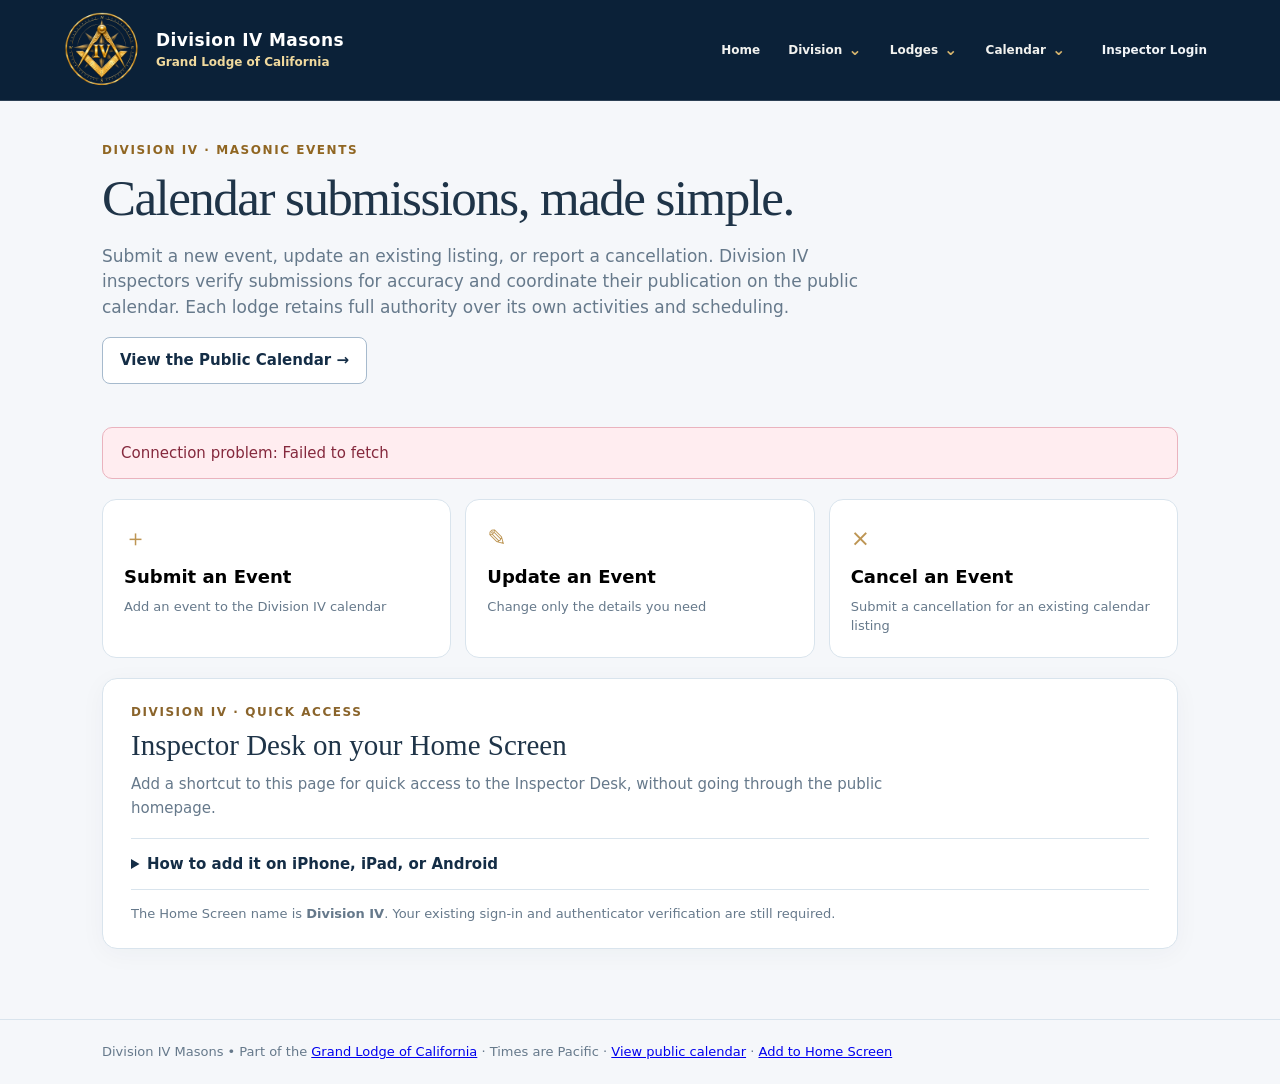
<file: inspectors/index.html>
<!DOCTYPE html>
<html lang="en"><head>
<meta charset="utf-8"><meta name="viewport" content="width=device-width, initial-scale=1">
<title>Division IV Inspector Desk | Grand Lodge of California</title><meta name="description" content="Submit, change, or cancel Division IV Masonic calendar events.">
<meta name="apple-mobile-web-app-title" content="Division IV"><link rel="manifest" href="/inspectors/manifest.webmanifest"><meta name="theme-color" content="#142d46"><link rel="icon" type="image/x-icon" href="/assets/favicon.ico?v=20261028"><link rel="icon" type="image/png" sizes="256x256" href="/assets/favicon.png?v=20261028"><link rel="apple-touch-icon" sizes="180x180" href="/assets/apple-touch-icon.png?v=20261028"><link rel="stylesheet" href="/app/styles.css?v=32"><link rel="stylesheet" href="/shared/header.css?v=2"><script defer src="/shared/header.js?v=4"></script><script defer src="/script.js?v=5"></script><script defer src="/app/bootstrap.js"></script><script defer src="/app/app.js?v=65"></script>
<script defer src="/app/lodges-admin.js?v=5"></script><script defer src="/app/corrections-admin.js?v=2"></script><script defer src="/app/site-settings-admin.js?v=6"></script><script defer src="/app/resources.js?v=3"></script><script defer src="/app/newsletter-admin.js?v=5"></script>
<script defer src="/app/mfa.js?v=9"></script><script defer src="/app/bulk-import.js?v=10"></script>
<meta name="robots" content="noindex, nofollow, noarchive">
</head><body>
<a href="#content" class="skip">Skip to content</a>
<header data-division-header="app"></header>
<noscript><div class="container banner">JavaScript must be enabled to sign in or submit an event.</div></noscript><main class="container" id="content">
<div class="hero"><div class="eyebrow">Division IV · Masonic Events</div><h1>Calendar submissions, made simple.</h1><p>Submit a new event, update an existing listing, or report a cancellation. Division IV inspectors verify submissions for accuracy and coordinate their publication on the public calendar. Each lodge retains full authority over its own activities and scheduling.</p><p><a href="/calendar/" class="secondary" style="display:inline-block;text-decoration:none;font-size:15px">View the Public Calendar →</a></p></div>
<div id="notice" class="notice hidden" role="status" aria-live="polite"></div>
<datalist id="host-choices"></datalist>
<datalist id="poc-position-choices"></datalist>
<datalist id="venue-choices"><option value="Lodge Hall"></option><option value="Masonic Temple"></option></datalist>
<datalist id="city-choices"></datalist>
<datalist id="cost-choices"><option value="Free"></option><option value="Donation"></option><option value="No charge"></option><option value="Pay at the door"></option></datalist>
<datalist id="attire-choices"><option value="Business attire"></option><option value="Coat and tie"></option><option value="Tuxedo"></option><option value="Masonic regalia"></option><option value="Casual"></option></datalist>
<datalist id="audience-choices"><option value="All Masons"></option><option value="Master Masons"></option><option value="Members and guests"></option><option value="Family and friends"></option><option value="Open to the public"></option></datalist>
<section id="public-view">
<div id="banner" class="banner hidden" role="status">Public event submissions are currently unavailable. Please contact a Division IV inspector.</div>
<div class="choices" role="group" aria-label="What would you like to do?">
<button type="button" class="choice" data-mode="new"><span class="symbol">＋</span><strong>Submit an Event</strong><small>Add an event to the Division IV calendar</small></button>
<button type="button" class="choice" data-mode="change"><span class="symbol">✎</span><strong>Update an Event</strong><small>Change only the details you need</small></button>
<button type="button" class="choice" data-mode="cancel"><span class="symbol">×</span><strong>Cancel an Event</strong><small>Submit a cancellation for an existing calendar listing</small></button>
</div>

<section id="new-panel" class="panel hidden">
<h2>Submit an Event</h2><p class="muted">Fields marked * are required. Optional information can be added below.</p>
<form id="new-form">
<div class="form-title">Event details</div>
<div class="form-grid">
<label class="wide"><span class="field-caption">Event Name <span class="req" aria-label="required">*</span></span><input name="event_name" maxlength="180" required placeholder="Example: Entered Apprentice Degree"><span class="help">Enter only the activity. The hosting lodge is added automatically.</span></label>
<input name="title" type="hidden">
<div class="wide calendar-title-preview" role="status" aria-live="polite"><strong>Final Google Calendar title:</strong> <span>Enter an event name and hosting lodge.</span></div>
<label><span class="field-caption">Event type <span class="req" aria-label="required">*</span></span><select id="event-type" name="event_type" required><option value="">Choose event type</option></select></label>
<label><span class="field-caption">Hosting lodge or organization <span class="req" aria-label="required">*</span></span><input name="hosted_by" list="host-choices" maxlength="180" autocomplete="off" required placeholder="Type or choose a lodge (e.g., Lodge No. 123)"></label>
<label><span class="field-caption">District <span class="req" aria-label="required">*</span></span><select name="district" id="new-district" required><option value="">Choose district</option></select></label>
<label><span class="field-caption">Event format <span class="req" aria-label="required">*</span></span><select name="event_mode" required><option value="in_person">In person</option><option value="hybrid">Hybrid (in person and online)</option><option value="online">Online only</option></select></label>
<label><span class="field-caption">Start date and time <span class="req" aria-label="required">*</span></span><input name="start_local" type="datetime-local" required></label>
<label><span class="field-caption">End date and time <span class="req" aria-label="required">*</span></span><input name="end_local" type="datetime-local" required></label>
<label class="wide"><span class="field-caption">Public event description <span class="req" aria-label="required">*</span></span><textarea name="public_description" rows="4" maxlength="4000" required placeholder="Add details, agenda, or special instructions for attendees."></textarea></label>
</div>
<label class="checkline location-tbd-toggle location-tbd-control"><input id="new-location-tbd" type="checkbox" name="location_tbd"> <strong>Location TBD</strong></label>
<details id="new-location-details" class="location-details form-section"><summary><span class="location-summary-title">Location details</span></summary>
<p class="help">In-person and hybrid events need a venue, street address, city, state and ZIP unless Location TBD is selected. Online-only events need a meeting link instead.</p>
<div class="form-grid"><label class="wide virtual-link-field hidden"><span class="field-caption">Online meeting link <span class="req" aria-label="required">*</span></span><input name="virtual_meeting_url" type="url" placeholder="https://example.org/meeting"></label></div>
<div class="form-grid location-inputs">
<label class="wide"><span class="field-caption">Location / Venue Name <span class="req" aria-label="required">*</span></span><input name="location_name" list="venue-choices" required placeholder="Choose or enter: Lodge Hall, Masonic Temple..."></label>
<label class="wide"><span class="field-caption">Address Line 1 <span class="req" aria-label="required">*</span></span><input name="location_address1" required placeholder="Example: 123 Main Street"></label>
<label class="wide"><span class="field-caption">Address Line 2 (optional)</span><input name="location_address2" placeholder="Suite, floor, building, etc."></label>
<label><span class="field-caption">City <span class="req" aria-label="required">*</span></span><input name="location_city" list="city-choices" required placeholder="Choose or enter a city"></label>
<label><span class="field-caption">State <span class="req" aria-label="required">*</span></span><select name="location_state" required><option value="AL">Alabama</option><option value="AK">Alaska</option><option value="AZ">Arizona</option><option value="AR">Arkansas</option><option value="CA" selected>California</option><option value="CO">Colorado</option><option value="CT">Connecticut</option><option value="DE">Delaware</option><option value="DC">District of Columbia</option><option value="FL">Florida</option><option value="GA">Georgia</option><option value="HI">Hawaii</option><option value="ID">Idaho</option><option value="IL">Illinois</option><option value="IN">Indiana</option><option value="IA">Iowa</option><option value="KS">Kansas</option><option value="KY">Kentucky</option><option value="LA">Louisiana</option><option value="ME">Maine</option><option value="MD">Maryland</option><option value="MA">Massachusetts</option><option value="MI">Michigan</option><option value="MN">Minnesota</option><option value="MS">Mississippi</option><option value="MO">Missouri</option><option value="MT">Montana</option><option value="NE">Nebraska</option><option value="NV">Nevada</option><option value="NH">New Hampshire</option><option value="NJ">New Jersey</option><option value="NM">New Mexico</option><option value="NY">New York</option><option value="NC">North Carolina</option><option value="ND">North Dakota</option><option value="OH">Ohio</option><option value="OK">Oklahoma</option><option value="OR">Oregon</option><option value="PA">Pennsylvania</option><option value="RI">Rhode Island</option><option value="SC">South Carolina</option><option value="SD">South Dakota</option><option value="TN">Tennessee</option><option value="TX">Texas</option><option value="UT">Utah</option><option value="VT">Vermont</option><option value="VA">Virginia</option><option value="WA">Washington</option><option value="WV">West Virginia</option><option value="WI">Wisconsin</option><option value="WY">Wyoming</option></select></label>
<label><span class="field-caption">ZIP Code <span class="req" aria-label="required">*</span></span><input name="location_zip" placeholder="Example: 95624" required inputmode="numeric" autocomplete="postal-code" maxlength="10" pattern="[0-9]{5}(-[0-9]{4})?" title="Enter a 5-digit ZIP code or ZIP+4"></label>
</div>
</details>
<details class="form-section"><summary>More event information <span class="location-hint">— Optional</span></summary>
<div class="form-grid">
<label>Cost (optional) <input name="cost_details" list="cost-choices" maxlength="180" placeholder="Choose or enter: Free, $20, dinner $25, donation..."></label>
<label>Dress / attire <input name="attire" list="attire-choices" placeholder="Choose or enter: Coat and tie, casual..."></label><label>Attendees <input name="invited_audience" list="audience-choices" placeholder="Choose or enter: All Masons, guests..."></label>
<label class="wide">Registration link <input name="registration_url" type="url" placeholder="https://example.org/register"></label>
<label class="wide">Payment link <input name="payment_url" type="url" placeholder="https://example.org/pay"></label>
<label class="wide">Flyer or invitation link <input name="flyer_url" type="url" placeholder="https://example.org/event-flyer"></label>
</div></details>
<div class="form-title">Event point of contact (optional; published on calendar)</div>
<p class="help">Provide a public event contact only if you want one listed. Any POC details you enter will appear on Google Calendar. Your private submitter information below is not published.</p>
<div class="form-grid">
<label><span class="field-caption">POC name (optional)</span><input name="poc_name" maxlength="150" autocomplete="off" placeholder="Contact person's full name"></label>
<label>POC position / office <input name="poc_position" list="poc-position-choices" maxlength="120" autocomplete="off" placeholder="Choose or type a title"></label>
<label><span class="field-caption">POC phone (optional)</span><input name="poc_phone" type="tel" maxlength="50" autocomplete="off" placeholder="Phone number to publish"></label>
<label><span class="field-caption">POC email (optional)</span><input name="poc_email" type="email" maxlength="250" autocomplete="off" placeholder="Email address to publish"></label>
</div>
<div class="form-title">Your contact information (not published)</div>
<div class="form-grid">
<label><span class="field-caption">Name <span class="req" aria-label="required">*</span></span><input name="contact_name" autocomplete="name" maxlength="150" required placeholder="Your full name"></label>
<label><span class="field-caption">Email <span class="req" aria-label="required">*</span></span><input name="contact_email" type="email" autocomplete="email" required placeholder="you@example.org"></label>
<label>Telephone (optional)<input name="contact_phone" type="tel" autocomplete="tel" placeholder="(916) 555-0123"></label>
<label class="wide">Message for inspector (optional)<textarea name="contact_message" rows="2" placeholder="Anything the inspector should know (not published)"></textarea></label>
</div>
<input name="website" class="honeypot" tabindex="-1" autocomplete="off" aria-hidden="true" placeholder="Leave blank">
<div id="turnstile-widget" aria-label="Anti-spam verification"></div>
<div class="form-actions"><span>Submission does not publish the event immediately.</span><button type="submit" class="primary">Submit for Publication →</button></div>
</form></section>
<section id="existing-panel" class="panel hidden">
<h2 id="lookup-title">Update an Event</h2>
<p>Enter the <strong>original Submission ID</strong> from your confirmation or publication email. Older emails may call this the <strong>Request ID</strong>—the number has not changed. If you cannot find it, ask an inspector.</p>
<div class="form-grid">
<label><span class="field-caption">Original Submission ID <span class="req" aria-label="required">*</span></span><input id="lookup-code" placeholder="DIV4-20261018-..." autocapitalize="characters"></label>
<label><span class="field-caption">Original contact email <span class="req" aria-label="required">*</span></span><input type="email" id="lookup-email" placeholder="name@example.com"></label>
</div><p class="help">We'll verify the original email before displaying the event.</p>
<button type="button" class="primary" id="lookup-button">Verify &amp; Find Event →</button>
<div id="existing-editor" class="hidden"><hr><h3 id="event-being-edited"></h3><p class="muted" id="event-summary"></p>
<form id="modify-form">
<div id="edit-fields">
<div class="form-grid">
<label class="wide">Event Name <input name="event_name" maxlength="180" placeholder="Event activity, without the lodge name"></label>
<input type="hidden" name="title">
<div class="wide calendar-title-preview" role="status" aria-live="polite"><strong>Final Google Calendar title:</strong> <span>Enter an event name and hosting lodge.</span></div>
<label>Event type <select name="event_type" id="edit-event-type"><option value="">Choose event type</option></select></label>
<label>Hosting lodge or organization <input name="hosted_by" list="host-choices" maxlength="180" autocomplete="off"></label>
<label>District <select name="district" id="edit-district"><option value="">Choose district</option></select></label>
<label>Event format <select name="event_mode"><option value="in_person">In person</option><option value="hybrid">Hybrid</option><option value="online">Online only</option></select></label>
<label>Start date and time <input type="datetime-local" name="start_local"></label>
<label>End date and time <input type="datetime-local" name="end_local"></label>
<label class="wide">Public event description <textarea name="public_description" rows="4" placeholder="Event details for the public calendar"></textarea></label>
<label>Event POC name (public) <input name="poc_name" maxlength="150"></label>
<label>Event POC position (public) <input name="poc_position" list="poc-position-choices" maxlength="120" placeholder="Choose or type a title"></label>
<label>Event POC phone (public) <input name="poc_phone" type="tel" maxlength="50"></label>
<label>Event POC email (public) <input name="poc_email" type="email" maxlength="250"></label>
<label>Cost (optional) <input name="cost_details" list="cost-choices" maxlength="180" placeholder="Free, $20, dinner $25, donation..."></label>
</div>
<label class="checkline location-tbd-toggle location-tbd-control"><input id="edit-location-tbd" type="checkbox" name="location_tbd"> <strong>Location TBD</strong></label>
<details id="edit-location-details" class="location-details form-section"><summary><span class="location-summary-title">Location details</span></summary>
<div class="form-grid"><label class="wide virtual-link-field hidden">Online meeting link <input name="virtual_meeting_url" type="url" placeholder="https://example.org/meeting"></label></div>
<div class="form-grid location-inputs">
<label class="wide">Location / Venue Name <input name="location_name" list="venue-choices" placeholder="Choose or enter a venue"></label>
<label class="wide">Address Line 1 <input name="location_address1" placeholder="Street address"></label>
<label class="wide">Address Line 2 (optional) <input name="location_address2"></label>
<label>City <input name="location_city" list="city-choices" placeholder="City"></label>
<label>State <select name="location_state"><option value="">Choose state</option><option value="AL">Alabama</option><option value="AK">Alaska</option><option value="AZ">Arizona</option><option value="AR">Arkansas</option><option value="CA">California</option><option value="CO">Colorado</option><option value="CT">Connecticut</option><option value="DE">Delaware</option><option value="DC">District of Columbia</option><option value="FL">Florida</option><option value="GA">Georgia</option><option value="HI">Hawaii</option><option value="ID">Idaho</option><option value="IL">Illinois</option><option value="IN">Indiana</option><option value="IA">Iowa</option><option value="KS">Kansas</option><option value="KY">Kentucky</option><option value="LA">Louisiana</option><option value="ME">Maine</option><option value="MD">Maryland</option><option value="MA">Massachusetts</option><option value="MI">Michigan</option><option value="MN">Minnesota</option><option value="MS">Mississippi</option><option value="MO">Missouri</option><option value="MT">Montana</option><option value="NE">Nebraska</option><option value="NV">Nevada</option><option value="NH">New Hampshire</option><option value="NJ">New Jersey</option><option value="NM">New Mexico</option><option value="NY">New York</option><option value="NC">North Carolina</option><option value="ND">North Dakota</option><option value="OH">Ohio</option><option value="OK">Oklahoma</option><option value="OR">Oregon</option><option value="PA">Pennsylvania</option><option value="RI">Rhode Island</option><option value="SC">South Carolina</option><option value="SD">South Dakota</option><option value="TN">Tennessee</option><option value="TX">Texas</option><option value="UT">Utah</option><option value="VT">Vermont</option><option value="VA">Virginia</option><option value="WA">Washington</option><option value="WV">West Virginia</option><option value="WI">Wisconsin</option><option value="WY">Wyoming</option></select></label>
<label>ZIP Code <input name="location_zip" placeholder="5-digit ZIP" inputmode="numeric" maxlength="10" pattern="[0-9]{5}(-[0-9]{4})?"></label>
</div>
</details>
</div>
<label id="cancel-label" class="wide hidden">Cancellation reason <textarea id="cancel-reason" rows="3" placeholder="Why should this event be cancelled?"></textarea></label>
<label class="wide">Message for inspector (optional) <textarea id="modify-message" rows="2"></textarea></label>
<div class="form-actions"><span>Only changed fields are submitted for review.</span><button type="submit" id="modify-submit" class="primary">Submit Changes →</button></div>
</form></div>
</section>
</section>
<section id="signin-view" class="panel narrow hidden">
<h2 id="signin-heading">Inspector Sign In</h2><p class="muted" id="signin-intro">Enter your approved email address to receive an eight-digit verification code.</p>
<form id="signin-form"><label>Email address <input type="email" id="signin-email" required autocomplete="email" placeholder="you@example.com"></label><div class="form-actions"><button class="primary full" type="submit">Email Verification Code →</button></div></form>
<form id="signin-code-form" class="hidden"><p class="help" id="signin-code-sent">Enter the eight-digit code emailed to you.</p>
<label>Verification code <input id="signin-code" type="text" inputmode="numeric" pattern="[0-9]{8}" maxlength="8" autocomplete="one-time-code" required placeholder="8-digit code"></label>
<div class="form-actions"><button class="primary" type="submit">Verify Email Code →</button><button class="secondary" type="button" id="signin-resend-code">Resend Code</button><button class="secondary" type="button" id="signin-change-email">Change Email</button></div></form>
<p class="help" id="signin-help">Inspector accounts must be enabled by an administrator. Check Junk/Spam if the email does not arrive. Inspectors and administrators also need their authenticator app.</p>
</section>
<section id="admin-view" class="hidden">
<div class="admin-head"><div><div class="eyebrow">Inspector Desk</div><h2 id="welcome">Review Submissions</h2></div><div class="admin-status"><span class="chip" id="staff-role">User</span></div></div>
<nav class="tabs desk-tabs" aria-label="Inspector Desk sections">
<button class="tab active" data-tab="dashboard" type="button">Dashboard</button>
<button class="tab" data-tab="requests" type="button">Review Submissions</button>
<details class="desk-nav-menu">
<summary>Events <span class="desk-nav-chevron" aria-hidden="true"></span></summary>
<div class="desk-nav-popover" role="group" aria-label="Event management">
<button class="tab" data-tab="import" type="button">Import Events</button>
<button class="tab" data-tab="events" type="button">Manage Published Events</button>
</div>
</details>
<button class="tab" data-tab="resources" type="button">Resources</button>
<button class="tab" data-tab="history" type="button">Status Log</button>
<details class="desk-nav-menu admin-only hidden">
<summary>Administration <span class="desk-nav-chevron" aria-hidden="true"></span></summary>
<div class="desk-nav-popover" role="group" aria-label="Administration">
<button class="tab" data-tab="corrections" type="button">Corrections</button>
<button class="tab" data-tab="lodges" type="button">Lodges</button>
<button class="tab" data-tab="staff" type="button">Inspectors</button>
<button class="tab" data-tab="newsletter" type="button">Newsletter</button>
<button class="tab" data-tab="settings" type="button">Settings</button>
</div>
</details>
</nav>
<section id="tab-dashboard" class="panel">
<div class="review-title"><div><h3>Inspector Dashboard</h3>
<p class="muted">Submissions awaiting publication, calendar delivery problems, and recent changes—all in one place.</p></div>
<button class="secondary" id="dashboard-refresh" type="button">Refresh</button></div>
<div class="dashboard-stats" id="dashboard-stats" aria-live="polite"></div>
<div class="dashboard-columns">
<section><h3>Submissions needing verification</h3><div id="dashboard-requests" class="dashboard-list"></div></section>
<section><h3>Calendar delivery failures</h3><div id="dashboard-failures" class="dashboard-list"></div></section>
</div>
<section class="dashboard-activity" id="dashboard-sync-panel">
<div class="review-title"><div><h3>Google Calendar Sync</h3>
<p class="muted">Latest delivery status for published and cancelled events.</p></div><button id="calendar-sync-refresh" type="button" class="secondary">Refresh Sync Status</button></div>
<div id="calendar-sync-summary" class="dashboard-stats" aria-live="polite">Loading calendar sync…</div>
<div id="calendar-sync-issues" class="dashboard-list"></div>
<p class="help" id="calendar-sync-checked"></p></section>
<section class="dashboard-activity" id="dashboard-website-preview"><h3>View the Public Website</h3>
<p class="muted">Open the public page to confirm that published updates are visible.</p>
<div class="website-preview-links">
<a id="preview-site-home" class="secondary" href="/" target="_blank" rel="noopener noreferrer">Public Homepage ↗</a>
<a id="preview-site-calendar" class="secondary" href="/calendar/" target="_blank" rel="noopener noreferrer">Public Calendar ↗</a>
<a id="preview-site-lodges" class="secondary" href="/lodges/" target="_blank" rel="noopener noreferrer">Lodge Directory ↗</a>
</div></section>
<section class="dashboard-activity"><h3>Recent activity</h3><div id="dashboard-recent" class="dashboard-list"></div></section>
</section>
<section id="tab-corrections" class="panel hidden">
<div class="review-title"><div><h3>Lodge Directory Corrections</h3><p class="muted">Private administrator queue. Review each request, verify the change with the lodge, update its directory record, then mark the request completed.</p></div>
<button type="button" class="secondary" id="corrections-refresh">Refresh corrections</button></div>
<div class="filters">
<label>Status<select id="corrections-status"><option value="open">Pending and reviewing</option><option value="all">All corrections</option><option value="pending">Pending</option><option value="reviewing">Reviewing</option><option value="completed">Completed</option><option value="rejected">Rejected</option></select></label>
</div>
<p class="help" role="status" aria-live="polite" id="corrections-message">Select Corrections to load requests.</p>
<div class="corrections-grid"><div><div class="list-head"><strong id="corrections-count">Correction requests</strong><small>Select a correction</small></div><div class="corrections-list" id="corrections-list"></div></div>
<div id="corrections-detail" class="corrections-detail"><p class="muted">Select a submitted correction to review its details and history.</p></div></div>
</section>
<section id="tab-lodges" class="panel hidden">

<div class="review-title"><div><h3>Division IV Lodges</h3>
<p class="muted">Select a lodge to view its details and district. Administrators can edit lodge records and assign lodges to districts.</p></div>
<button type="button" id="lodge-list-refresh" class="secondary">Refresh Lodges</button></div>
<div class="lodge-filters">
<label>Find a lodge<input id="lodge-search" type="search" placeholder="Name, number, city or district" autocomplete="off"></label>
<label>District<select id="lodge-district-filter"><option value="">All districts</option></select></label>
</div>
<div id="lodge-admin-message" class="help" role="status" aria-live="polite"></div>
<div class="lodge-admin-table-head"><strong>Lodge</strong><strong>District</strong><strong>Assigned inspector</strong><span></span></div>
<div id="lodge-admin-list" class="lodge-admin-list" aria-label="Division IV lodge list"></div>
<div id="lodge-edit-panel" class="lodge-edit-panel hidden" aria-live="polite">
<div class="review-title"><h3 id="lodge-edit-heading">Lodge Details</h3><button type="button" id="lodge-close" class="secondary">Close</button></div>
<div id="lodge-view-summary" class="lodge-view-summary hidden"></div>
<p id="lodge-admin-edit-note" class="help hidden">Only administrators can change lodge details and district assignments. All edits are saved with a change history.</p>
<form id="lodge-edit-form" class="form-grid hidden">
<label>Lodge name <input name="lodge_name" maxlength="150" required></label>
<label>Lodge number <input name="lodge_number" maxlength="12" required></label>
<label>Lodge abbreviation (admin only) <input name="abbreviation" maxlength="20" autocomplete="off" placeholder="Optional · 20 characters maximum"></label>
<label>District <select name="district" required><option value="402">402</option><option value="404">404</option><option value="410">410</option><option value="414">414</option><option value="418">418</option><option value="422">422</option><option value="428">428</option><option value="438">438</option></select></label>
<label>State <input name="state" maxlength="2" value="CA" required></label>
<label class="wide">Meeting address <input name="address_line1" maxlength="240" required></label>
<label>City <input name="city" maxlength="120" required></label>
<label>County <input name="county" maxlength="100"></label>
<label>Meeting day <input name="meeting_day" maxlength="100" placeholder="Example: 1st Thu"></label>
<label>Meeting time <input name="meeting_time" maxlength="40" placeholder="Example: 7:30 PM"></label>
<label class="wide">Schedule notes <input name="meeting_notes" maxlength="300" placeholder="Every month; or list exceptions"></label>
<label class="wide">Official lodge listing URL <input name="official_url" type="url" maxlength="1000" placeholder="https://member.freemason.org/..."></label>
<div class="wide form-actions"><span id="lodge-record-version" class="muted"></span><button type="submit" class="primary">Save Lodge Changes</button><button type="button" id="lodge-reload" class="secondary">Discard Changes</button></div>
<div id="lodge-save-message" class="wide lodge-save-feedback hidden" role="status" aria-live="polite" aria-atomic="true"></div>
</form>
<div class="form-actions"><button type="button" id="lodge-history-toggle" class="secondary">View Change History</button></div>
<div id="lodge-edit-history" class="timeline hidden"></div>
</div>
</section>
<div id="tab-requests" class="hidden">
<section class="panel">
<div class="filters">
<label>Submission ID / submitter <input id="filter-search" placeholder="Search submission or name"></label>
<label>Status <select id="filter-status"><option value="pending" selected>Awaiting Publication</option><option value="all">All statuses</option><option value="approved">Verified for Publication</option><option value="needs_correction">Returned for Correction</option><option value="rejected">Not Published</option></select></label>
<label>Event type <select id="filter-type"><option value="">All types</option></select></label>
<label>Lodge <input id="filter-lodge" placeholder="Search lodge"></label>
<label>Event date from <input id="filter-event-from" type="date"></label>
<label>Event date through <input id="filter-event-to" type="date"></label>
<label>Submitted from <input id="filter-from" type="date"></label>
<label>Submitted through <input id="filter-to" type="date"></label>
<button type="button" class="secondary" id="refresh-requests">Apply Filters</button>
</div>
<div class="list-head"><strong id="count">Submissions</strong><small>Select a submission to verify its details</small></div>
<div id="request-list" class="request-list"></div>
<div class="pagination"><button type="button" class="secondary" id="prev-page">← Previous</button><span id="page-label">Page 1</span><button type="button" class="secondary" id="next-page">Next →</button></div>
</section><section id="request-detail" class="panel hidden" aria-live="polite"></section>
</div>

<section id="tab-import" class="panel hidden">
<h3>Import Events</h3>
<p class="muted bulk-intro">Use the Easy Event Import spreadsheet (25 events maximum). Enter <strong>Hosted By</strong>: enter a lodge number (such as 256), lodge name, or group name. Leave it empty for Division Schools. For District Schools and Division Schools, leave Event Name blank; the importer generates the title. Preview each final calendar title before submitting to the publication queue.</p>
<p class="help">Download the new spreadsheet template from this conversation, fill in its <strong>New Events</strong> tab, then upload it below. The START HERE and Examples tabs show exactly what belongs in each field.</p>
<div class="bulk-upload-area">
<label class="bulk-file-label">Excel spreadsheet (.xlsx)
<input id="bulk-file" type="file" accept=".xlsx,application/vnd.openxmlformats-officedocument.spreadsheetml.sheet" aria-describedby="bulk-status"></label>
<p class="help" id="bulk-status" role="status" aria-live="polite">Use the New Events sheet. Times are Pacific.</p>
</div>
<p id="bulk-summary" class="bulk-summary" aria-live="polite"></p>
<div id="bulk-preview" class="bulk-preview" aria-label="Event import validation preview"></div>
<div class="form-actions"><button id="bulk-submit" type="button" class="primary hidden" disabled>Submit to Approval Queue</button></div>
<section id="bulk-results" class="bulk-results" aria-live="polite"></section>
</section>
<section id="tab-events" class="hidden">
<section class="panel">
<h3>Manage Published Events</h3>
<p class="muted">Find active and cancelled events, check calendar delivery, and edit an approved event directly. Inspector edits are recorded and automatically synchronized.</p>
<div class="filters">
<label>Search events<input id="event-search" placeholder="Title, lodge, or event ID"></label>
<label>Status<select id="event-status"><option value="active">Active</option><option value="all">All</option><option value="cancelled">Cancelled</option></select></label>
<button type="button" id="event-search-go" class="secondary">Search</button>
</div>
<div class="list-head"><strong id="event-count">Events</strong><small>Select an event to manage it</small></div>
<div id="event-list" class="request-list"></div>
<div class="pagination">
<button type="button" id="event-prev" class="secondary">← Previous</button><span id="event-page">Page 1</span>
<button type="button" id="event-next" class="secondary">Next →</button>
</div>
</section>
<section id="event-detail" class="panel hidden" aria-live="polite"></section>
</section>
<section id="tab-resources" class="panel hidden">
<div class="review-title"><div><h3>Division IV Resources</h3><p class="muted">Private document library shared by every active Division IV inspector and administrator.</p></div>
<button type="button" id="resources-refresh" class="secondary">Refresh</button></div>
<div class="resources-controls">
<label>Search documents<input id="resources-search" type="search" placeholder="Document name or keyword" autocomplete="off"></label>
<label>Category<select id="resources-category-filter"><option>All categories</option><option>Forms</option><option>Reports</option><option>Reference</option><option>General</option></select></label>
<div id="resources-admin-actions" class="resources-admin-actions hidden">
<button id="resources-new" type="button" class="primary">Upload Document</button>
<button id="resources-manage-categories" type="button" class="secondary" aria-controls="resources-categories-panel" aria-expanded="false">Manage Categories</button>
</div>
</div>
<div id="resources-message" class="help" role="status" aria-live="polite"></div>
<div id="resources-count" class="resources-count"></div>
<div id="resources-list" class="resources-list" aria-label="Division IV inspector documents"></div>
<section id="resources-categories-panel" class="resources-categories-panel hidden" aria-labelledby="resources-categories-heading">
<div class="review-title">
<div><h3 id="resources-categories-heading">Manage Resource Categories</h3>
<p class="muted">Create one consistent category list for every Division IV document. Changes apply to all inspectors immediately after they refresh Resources.</p></div>
<button id="resources-categories-close" type="button" class="secondary">Close</button>
</div>
<form id="resources-category-add-form" class="resources-category-add-form">
<label for="resources-category-new-name">New category name
<input id="resources-category-new-name" name="category_name" type="text" minlength="2" maxlength="50" placeholder="Example: Training Materials" required></label>
<button id="resources-category-add" class="primary" type="submit">Add Category</button>
</form>
<p id="resources-category-message" class="edit-action-feedback" role="status" aria-live="polite"></p>
<p class="help">Use short, descriptive names. Renaming updates existing files. To retire a category, move its files to another category first; you can restore a retired category later. <strong>General</strong> stays available as the default.</p>
<div id="resources-category-list" class="resources-category-list" aria-label="Managed document categories"></div>
</section>

<section id="resources-version-history" class="resources-history hidden">
<div class="review-title"><h3>Document history</h3><button id="resources-clear-history" type="button" class="secondary">Close</button></div>
</section>
<section id="resources-editor" class="resources-editor hidden">
<h3 id="resources-editor-title">Upload a document</h3>
<div class="form-grid">
<label>Document title <input id="resources-document-title" maxlength="160" placeholder="Example: Inspector Report Template" required></label>
<label>Category <select id="resources-document-category"><option>General</option><option>Forms</option><option>Reports</option><option>Reference</option></select></label>
<label class="wide">Description (optional) <textarea id="resources-document-description" rows="3" maxlength="1200" placeholder="What is this document used for?"></textarea></label>
<div id="resources-file-wrap" class="wide"><label>Choose document<input id="resources-file" type="file" accept=".pdf,.doc,.docx,.xls,.xlsx,.ppt,.pptx,.txt,.csv,.jpg,.jpeg,.png"></label></div>
<p id="resources-upload-help" class="wide help">Only administrators can upload or change documents.</p>
</div>
<div class="resources-editor-actions"><button id="resources-cancel-meta" type="button" class="secondary">Cancel</button>
<button id="resources-save-meta" type="button" class="primary hidden">Save Details</button>
<button id="resources-upload" type="button" class="primary">Upload Document</button></div>
<p id="resources-editor-message" class="edit-action-feedback hidden" role="status" aria-live="polite"></p>
</section>
<input id="resources-replace-file" type="file" class="hidden" tabindex="-1" aria-hidden="true" accept=".pdf,.doc,.docx,.xls,.xlsx,.ppt,.pptx,.txt,.csv,.jpg,.jpeg,.png">
</section>
<section id="tab-history" class="panel hidden">
<h3>Status Log</h3>
<p class="muted">See which event changed, who made the change, and when. Open a submission or event to see its full record.</p>
<div class="filters">
<label>Activity type
<select id="log-action">
<option value="">All activity</option>
<option value="submitted">Submissions</option>
<option value="approved">Publications and cancellations</option>
<option value="inspector_edited">Inspector draft corrections</option>
<option value="inspector_updated_published">Published event edits</option>
<option value="inspector_undo_published">Administrator undo</option>
<option value="calendar_retry_requested">Calendar retries</option>
<option value="needs_correction">Needs correction</option>
<option value="rejected">Not published</option>
</select>
</label>
<button id="refresh-history" class="secondary" type="button">Refresh</button>
</div><div id="history-content" class="timeline"></div><div class="pagination"><button id="history-prev" type="button" class="secondary">← Previous</button><span id="history-page">Page 1</span><button id="history-next" type="button" class="secondary">Next →</button></div></section>
<section id="tab-staff" class="panel hidden"><h3>Inspectors</h3>
<p class="muted">Administrators manage inspector sign-in, district assignments, and private contact records here. Removing access preserves previous publication decisions and activity history.</p>
<div id="staff-list"></div>
<div class="form-actions"><button type="button" id="toggle-removed" class="secondary">Show removed inspectors</button><button id="staff-new" type="button" class="secondary">Add New Inspector</button></div>
<hr>
<h3 id="staff-form-mode">Add Inspector</h3>
<p class="muted">These addresses and phone numbers are private. They will not appear in the public lodge directory. Fields marked * are required for new inspectors.</p>
<form id="staff-form" class="form-grid" data-editing="0">
<div class="wide"><h4>Identity and access</h4></div>
<label>Email * <input type="email" name="email" maxlength="250" autocomplete="email" required></label>
<label>Member ID * <input name="member_number" maxlength="20" inputmode="numeric" pattern="[0-9]*" placeholder="Grand Lodge member number"></label>
<label>First name * <input name="first_name" maxlength="80" autocomplete="given-name"></label>
<label>Middle name <input name="middle_name" maxlength="80" autocomplete="additional-name"></label>
<label>Last name * <input name="last_name" maxlength="80" autocomplete="family-name"></label>
<label>Display name (optional) <input name="display_name" maxlength="150" placeholder="Defaults to full name"></label>
<label>Office <input name="office_title" maxlength="80" value="Inspector"></label>
<label>District assignment * <select name="district"><option value="">Select assignment</option><option value="at_large">Inspector at Large — No District</option><option value="402">402</option><option value="404">404</option><option value="410">410</option><option value="414">414</option><option value="418">418</option><option value="422">422</option><option value="428">428</option><option value="438">438</option></select></label>
<label>Access Level <select name="role"><option value="inspector">User</option><option value="admin">Admin</option></select></label>
<label class="checkline"><input type="checkbox" name="enabled"> Access enabled (activate after review)</label>
<div class="wide"><h4>Private contact information</h4></div>
<label>Home phone <input name="home_phone" type="tel" maxlength="50" autocomplete="tel-national"></label>
<label>Mobile phone * <input name="mobile_phone" type="tel" maxlength="50" autocomplete="mobile tel"></label>
<div class="wide"><h4>Private mailing address</h4></div>
<label class="wide">Address line 1 * <input name="home_address" maxlength="220" autocomplete="address-line1"></label>
<label class="wide">Address line 2 <input name="home_address2" maxlength="220" autocomplete="address-line2"></label>
<label>City * <input name="city" maxlength="120" autocomplete="address-level2"></label>
<label>State * <input name="state" maxlength="2" value="CA" autocomplete="address-level1"></label>
<label>ZIP * <input name="zip" maxlength="10" inputmode="numeric" autocomplete="postal-code" placeholder="12345 or 12345-6789"></label>
<input type="hidden" name="phone">
<div class="wide form-actions"><button type="submit" class="primary">Save Inspector</button><button type="button" id="staff-form-clear" class="secondary">Clear Form</button></div>
</form></section>
<section id="tab-newsletter" class="panel hidden" aria-labelledby="newsletter-admin-title">
<div class="newsletter-page-heading">
  <div><h3 id="newsletter-admin-title">Division IV Newsletters</h3>
    <p class="muted">Set up your monthly event digest and weekly calendar updates separately.</p></div>
  <p id="newsletter-overview" class="newsletter-status-summary" role="status">Loading newsletter settings…</p>
</div>
<div class="newsletter-kind-grid">
<section class="newsletter-kind-card" aria-labelledby="newsletter-monthly-title">
  <div class="newsletter-kind-header"><div><p class="newsletter-kind-label">FULL EVENTS DIGEST</p><h4 id="newsletter-monthly-title">Monthly Newsletter</h4>
    <p>All published events for the upcoming period, including newly updated listings.</p></div>
    <label class="newsletter-switch"><input type="checkbox" id="newsletter-monthly-enabled"> Automatic sending</label>
  </div>
  <div class="newsletter-settings-row">
    <label>Day of month <select id="newsletter-monthly-day"><option value="1">1st</option><option value="5">5th</option><option value="10">10th</option><option value="15">15th</option><option value="20">20th</option><option value="25">25th</option><option value="28">28th</option></select></label>
    <label>Send time (Pacific) <select id="newsletter-monthly-hour"></select></label>
    <label>Upcoming events <select id="newsletter-lookahead"><option value="30">Next 30 days</option><option value="60">Next 60 days</option><option value="90">Next 90 days</option><option value="120">Next 120 days</option></select></label>
  </div>
  <div class="newsletter-actions">
    <button type="button" id="newsletter-preview-monthly" class="secondary">Preview Monthly</button>
    <button type="button" id="newsletter-send-monthly" class="secondary" disabled>Send Monthly Now</button>
  </div>
  <details id="newsletter-monthly-preview-details" class="newsletter-preview-details" hidden>
    <summary>Monthly email preview</summary>
    <p id="newsletter-monthly-preview-title" class="help" role="status" aria-live="polite"></p>
    <iframe id="newsletter-monthly-preview" class="newsletter-preview-frame" title="Monthly newsletter preview" sandbox="" loading="lazy"></iframe>
  </details>
</section>
<section class="newsletter-kind-card" aria-labelledby="newsletter-weekly-title">
  <div class="newsletter-kind-header"><div><p class="newsletter-kind-label">YOUR WEEK AHEAD</p><h4 id="newsletter-weekly-title">Weekly Events</h4>
    <p>Upcoming published events through the following Sunday, regular stated meetings, and newly published events submitted in the previous seven days.</p></div>
    <label class="newsletter-switch"><input type="checkbox" id="newsletter-weekly-enabled"> Automatic sending</label>
  </div>
  <div class="newsletter-settings-row">
    <label>Day of week <select id="newsletter-weekly-day"><option value="0">Sunday</option><option value="1">Monday</option><option value="2">Tuesday</option><option value="3">Wednesday</option><option value="4">Thursday</option><option value="5">Friday</option><option value="6">Saturday</option></select></label>
    <label>Send time (Pacific) <select id="newsletter-weekly-hour"></select></label>
    <p class="newsletter-weekly-rule">The weekly edition includes the following Sunday even when sent on a Sunday. It sends on schedule even if no events changed. The monthly schedule remains independent.</p>
  </div>
  <div class="newsletter-actions">
    <button type="button" id="newsletter-preview-weekly" class="secondary">Preview Weekly</button>
    <button type="button" id="newsletter-send-weekly" class="secondary" disabled>Send Weekly Now</button>
  </div>
  <details id="newsletter-weekly-preview-details" class="newsletter-preview-details" hidden>
    <summary>Weekly email preview</summary>
    <p id="newsletter-weekly-preview-title" class="help" role="status" aria-live="polite"></p>
    <iframe id="newsletter-weekly-preview" class="newsletter-preview-frame" title="Weekly updates preview" sandbox="" loading="lazy"></iframe>
  </details>
</section>
</div>
<div class="newsletter-save-row">
  <button type="button" id="newsletter-save" class="primary">Save Newsletter Schedules</button>
  <p id="newsletter-admin-message" class="help" role="status" aria-live="polite"></p>
</div>
<section class="newsletter-subscribers" aria-labelledby="newsletter-subscribers-title">
  <h4 id="newsletter-subscribers-title">Subscribers &amp; Signup</h4>
  <p id="newsletter-admin-stats" class="help">Loading subscriber information…</p>
  <label class="newsletter-switch"><input id="newsletter-signup" type="checkbox"> Accept new, email-verified newsletter subscriptions</label>
  <p class="help">Signup is optional and remains off until you enable it. The system stops accepting additional subscriptions at its safety cap.</p>
  <button type="button" id="newsletter-save-signup" class="secondary">Save Signup Setting</button>
  <p id="newsletter-signup-message" class="help" role="status" aria-live="polite"></p>
</section>
<section class="newsletter-history" aria-labelledby="newsletter-history-title">
  <h4 id="newsletter-history-title">Newsletter Delivery History</h4>
  <div id="newsletter-runs" role="status" aria-live="polite">No newsletter has been sent.</div>
</section>
</section>
<section id="tab-settings" class="panel hidden">
<h3>Administration Settings</h3><p class="help">Administrator operations: <a href="https://github.com/scottxian/division-iv-calendar/blob/main/DIVISION_OPERATIONS.md" target="_blank" rel="noopener noreferrer">open the weekly, monthly, and rollout checklist ↗</a>.</p>
<section id="website-settings-section">
<h3>Division IV Website Settings</h3>
<p class="muted">Edit public website destinations in one place. The public website uses these settings when loaded. Only administrators can save them.</p>
<form id="website-settings-form" class="form-grid">
<label class="wide">Public website address <input type="url" name="website_site_url" required></label>
<label class="wide">Event submission and update URL <input type="url" name="website_event_request_url" required></label>
<label class="wide">Inspector Desk / sign-in URL <input type="url" name="website_inspector_desk_url" required></label>
<label class="wide">Grand Lodge finder URL <input type="url" name="website_grand_lodge_url" required></label>
<label class="wide">Backup public calendar URL <input type="url" name="website_calendar_fallback_url" required></label>
<label class="wide">Publishing Google Calendar ID <input name="calendar_id" required maxlength="200"></label>
<label class="wide">Calendar time zone (IANA name) <input name="calendar_timezone" required maxlength="80"></label>
<p class="wide help">Changing the Calendar ID also changes the destination for future calendar publishing. Existing Google event links may no longer match. An additional confirmation is required.</p>
<div class="wide" id="website-menu-editor"><h3>Top Dropdown Menu <span class="chip">Administrators only</span></h3>
<p class="muted">Manage the menu links shown across the public Division IV pages. This editor manages public dropdown links. Inspector Login remains a separate link at the top of the website. Editing links does not change inspector access.</p>
<details class="website-menu-help" id="website-menu-help">
<summary>How do I edit menu links? <span class="website-help-hint">Show instructions and examples</span></summary>
<div class="website-menu-help-body">
<p><strong>Dropdown:</strong> Choose Division, Lodges, or Calendar. Home and Inspector Login remain separate permanent links.</p>
<p><strong>Menu text:</strong> Enter what visitors should read, such as <strong>View Calendar</strong> or <strong>Lodge Directory</strong>.</p>
<p><strong>Destination:</strong> Pick a common website page or a saved website link. Choose <strong>Custom website path or HTTPS URL</strong> to link to another page, such as <code>/events/</code>, or an external <code>https://</code> address. Saved links automatically follow changes you make in the website settings above.</p>
<p><strong>Order:</strong> Use the arrows to move a link higher or lower. Remove only deletes a link from the dropdown after you save; it does not delete the destination page. Use <strong>Preview</strong> to test where it opens.</p>
<p><strong>Save:</strong> Click <strong>Save Website Settings</strong> below, then reload a website page to see the updated menu. <strong>Undo unsaved menu changes</strong> restores your last saved links.</p>
<div class="website-menu-examples">
<div><strong>Website page</strong><code>/calendar/</code><span>Opens the public calendar</span></div>
<div><strong>Saved link</strong><code>@event_requests</code><span>Uses the calendar submission address configured above</span></div>
<div><strong>External page</strong><code>https://example.org/page</code><span>Opens a secure external website</span></div>
</div>
<p class="help"><strong>Privacy:</strong> Only signed-in administrators can load or save these settings. This does not make private inspector data public.</p>
</div></details>
<p class="website-menu-intro"><strong>Menu links</strong> <span class="muted">Select a dropdown, enter the visible link text, then select where it goes. The Preview control opens the destination without saving. Install App and Events Newsletter can be edited here.</span></p>
<div id="website-menu-links" class="website-menu-list"></div>
<div class="form-actions website-menu-tools"><button type="button" id="website-menu-add" class="secondary">Add menu link</button><button type="button" id="website-menu-reset" class="secondary">Undo unsaved menu changes</button></div></div>
<div class="wide form-actions"><span id="website-settings-message" class="help" role="status" aria-live="polite"></span><button type="submit" id="website-settings-save" class="primary">Save Website Settings</button></div>
</form>
</section>
<hr>
<label>Calendar subscription links included in outgoing emails <textarea id="email-links" rows="6" placeholder="Google Calendar: https://...&#10;Apple / Outlook: https://..."></textarea></label>
<p class="help">You and Morrison can update these links. They appear in emails once the email provider is configured.</p>
<button type="button" id="save-links" class="secondary">Save Email Links</button>
<details id="newsletter-email-setup" class="newsletter-email-setup">
<summary>Email Newsletter Delivery — One-time Setup</summary>
<div class="newsletter-setup-body">
  <p class="muted">Resend is the email delivery service, not a newsletter setting. Configure it once, then manage your monthly and weekly newsletters from the Newsletter page.</p>
  <label>Resend Marketing segment ID (UUID)
    <input id="newsletter-segment" type="text" maxlength="36" autocomplete="off" placeholder="Segment ID, not your API key">
  </label>
  <label class="newsletter-switch"><input type="checkbox" id="newsletter-cost"> I have checked the account's $0 Marketing plan, contact allowance, and billing restrictions.</label>
  <p class="help">Do not enable sending if this account could incur charges. The website never upgrades the plan. Check the complete provider contact count, not just the newsletter segment.</p>
  <p class="help"><strong>Marketing API key:</strong> This is installed privately in Supabase Edge Function Secrets as <code>RESEND_MARKETING_API_KEY</code>. It requires Resend Full Access to manage contacts and Broadcasts. Keep the existing send-only <code>RESEND_API_KEY</code> unchanged. Never paste an API key into this page or into chat.</p>
  <button type="button" id="newsletter-save-setup" class="secondary">Save Email Delivery Setup</button>
  <p id="newsletter-setup-message" class="help" role="status" aria-live="polite"></p>
</div></details>
<hr><p class="muted">Calendar submissions are verified for accuracy and coordination before publication. Lodges retain full authority to schedule their own activities.</p>
</section>
</section>

<section class="panel desk-install-guide" id="install-desk" aria-labelledby="desk-install-title">
  <div class="desk-install-heading">
    <p class="desk-install-kicker">DIVISION IV · QUICK ACCESS</p>
    <h2 id="desk-install-title">Inspector Desk on your Home Screen</h2>
    <p>Add a shortcut to this page for quick access to the Inspector Desk, without going through the public homepage.</p>
  </div>
  <details class="desk-install-steps">
    <summary>How to add it on iPhone, iPad, or Android</summary>
    <div class="desk-install-platforms">
      <div>
        <h3>iPhone &amp; iPad</h3>
        <p>Open <strong>divisionivmasons.org/inspectors/</strong> in <strong>Safari</strong>, tap <strong>Share</strong>, select <strong>Add to Home Screen</strong>, then <strong>Add</strong>.</p>
      </div>
      <div>
        <h3>Android</h3>
        <p>Open <strong>divisionivmasons.org/inspectors/</strong> in <strong>Chrome</strong>, tap the <strong>three-dot menu</strong>, then <strong>Install app</strong> or <strong>Add to Home screen</strong>.</p>
      </div>
    </div>
  </details>
  <p class="desk-install-security">The Home Screen name is <strong>Division IV</strong>. Your existing sign-in and authenticator verification are still required.</p>
</section>
</main>
<footer><div class="container">Division IV Masons • Part of the <a href="https://freemason.org/" target="_blank" rel="noopener noreferrer">Grand Lodge of California</a> · Times are Pacific · <a href="/calendar/">View public calendar</a> · <a href="#install-desk">Add to Home Screen</a></div></footer>
<dialog id="division-confirm-dialog" class="division-dialog" aria-labelledby="division-dialog-title" aria-describedby="division-dialog-message">
<form method="dialog">
<div class="division-dialog-heading"><div class="division-dialog-brand">Division IV Calendar</div><h3 id="division-dialog-title">Please confirm</h3></div>
<p id="division-dialog-message"></p>
<label id="division-dialog-input-label" class="hidden">Reason <textarea id="division-dialog-input" rows="3" maxlength="2000"></textarea></label>
<p class="division-dialog-error hidden" id="division-dialog-error" role="alert"></p>
<div class="division-dialog-buttons"><button type="button" class="secondary" id="division-dialog-no">Go back</button><button type="button" class="primary" id="division-dialog-yes">Confirm</button></div>
</form></dialog>
<div class="toast hidden" id="toast" role="status" aria-live="polite"></div>
</body></html>
</file>
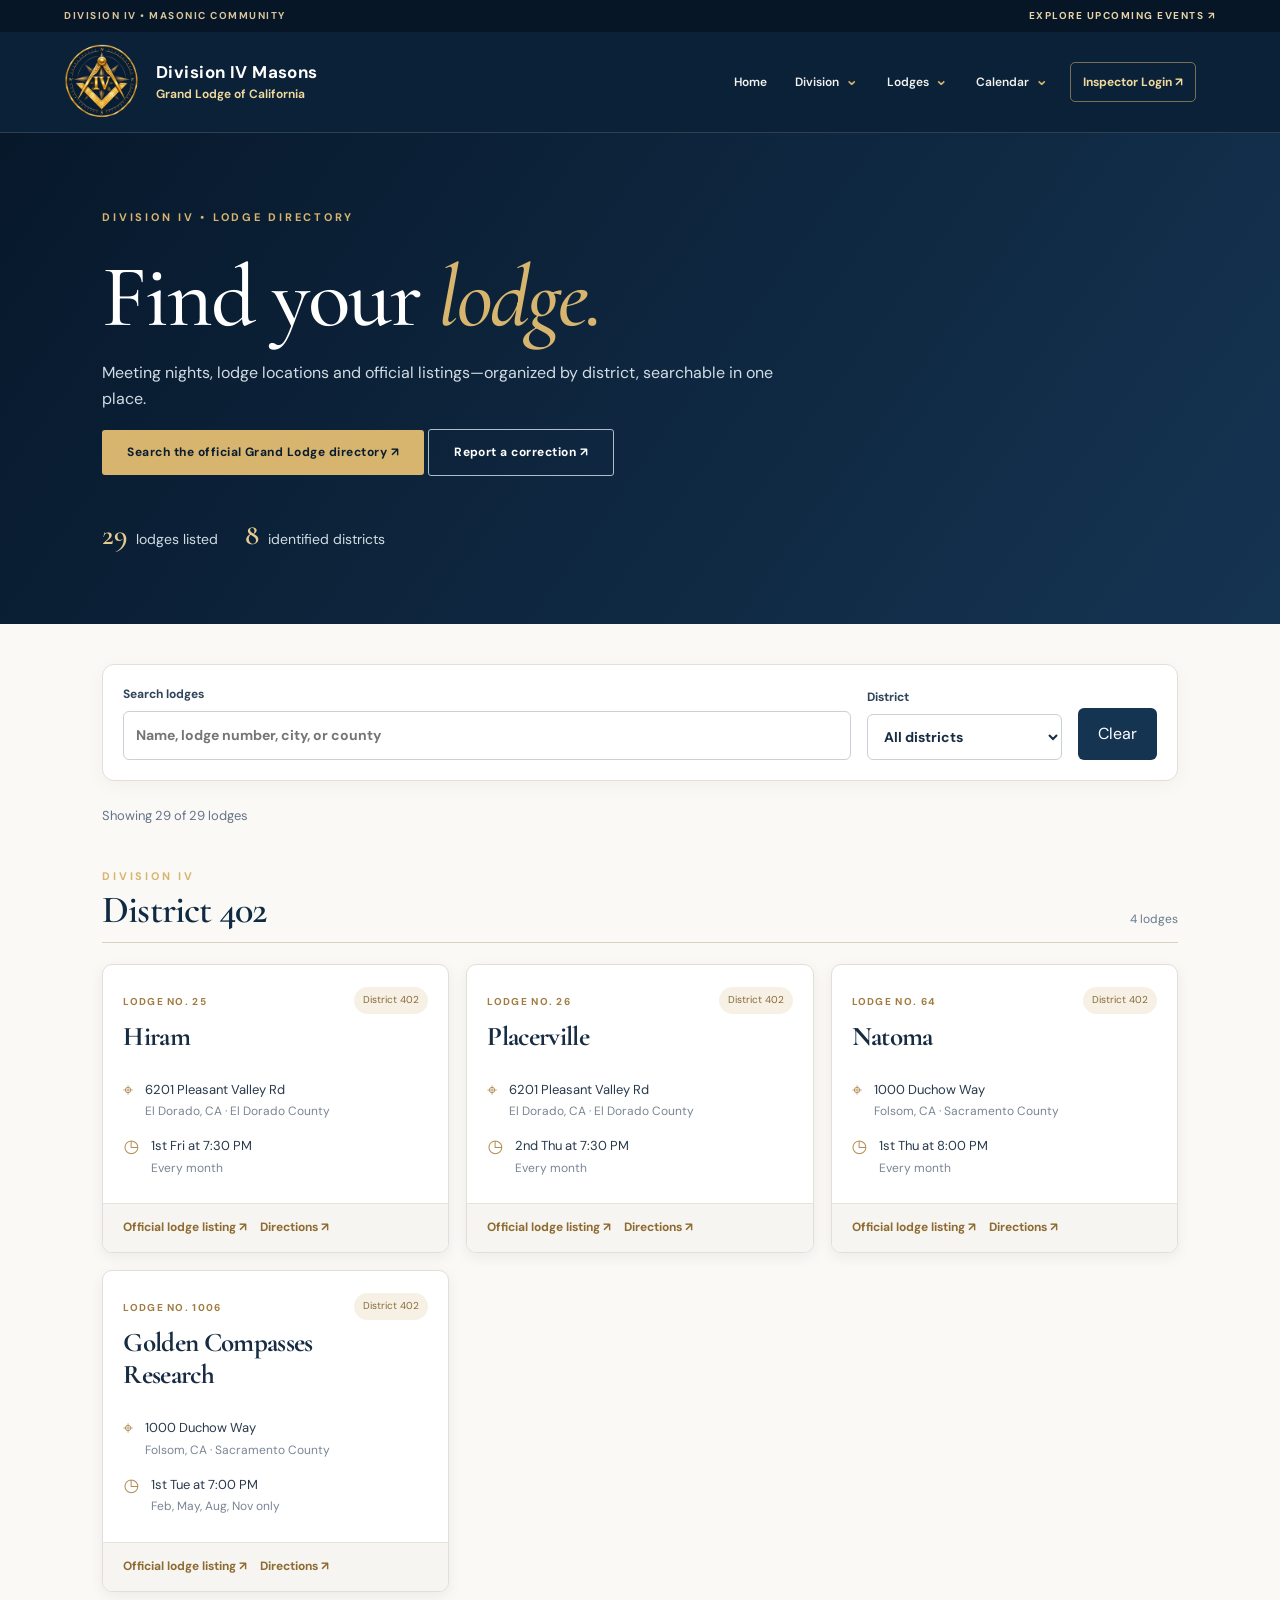
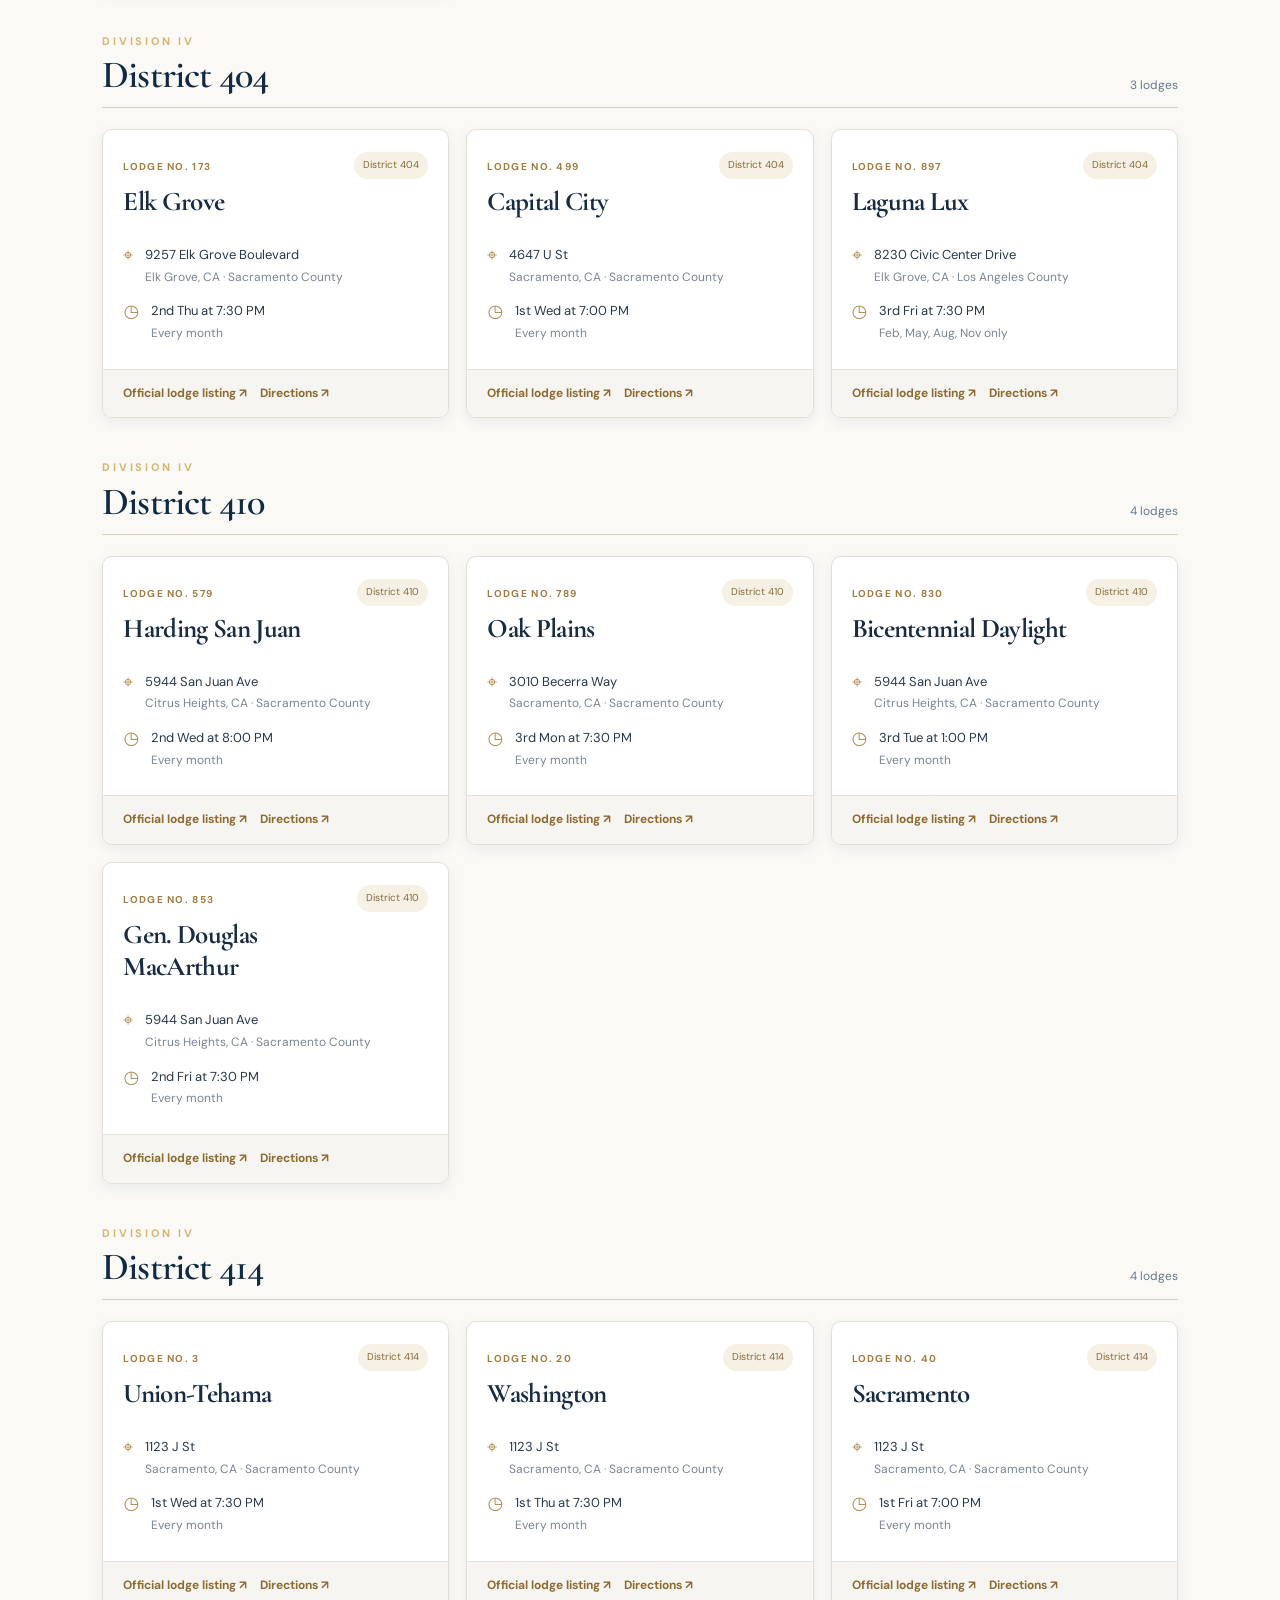
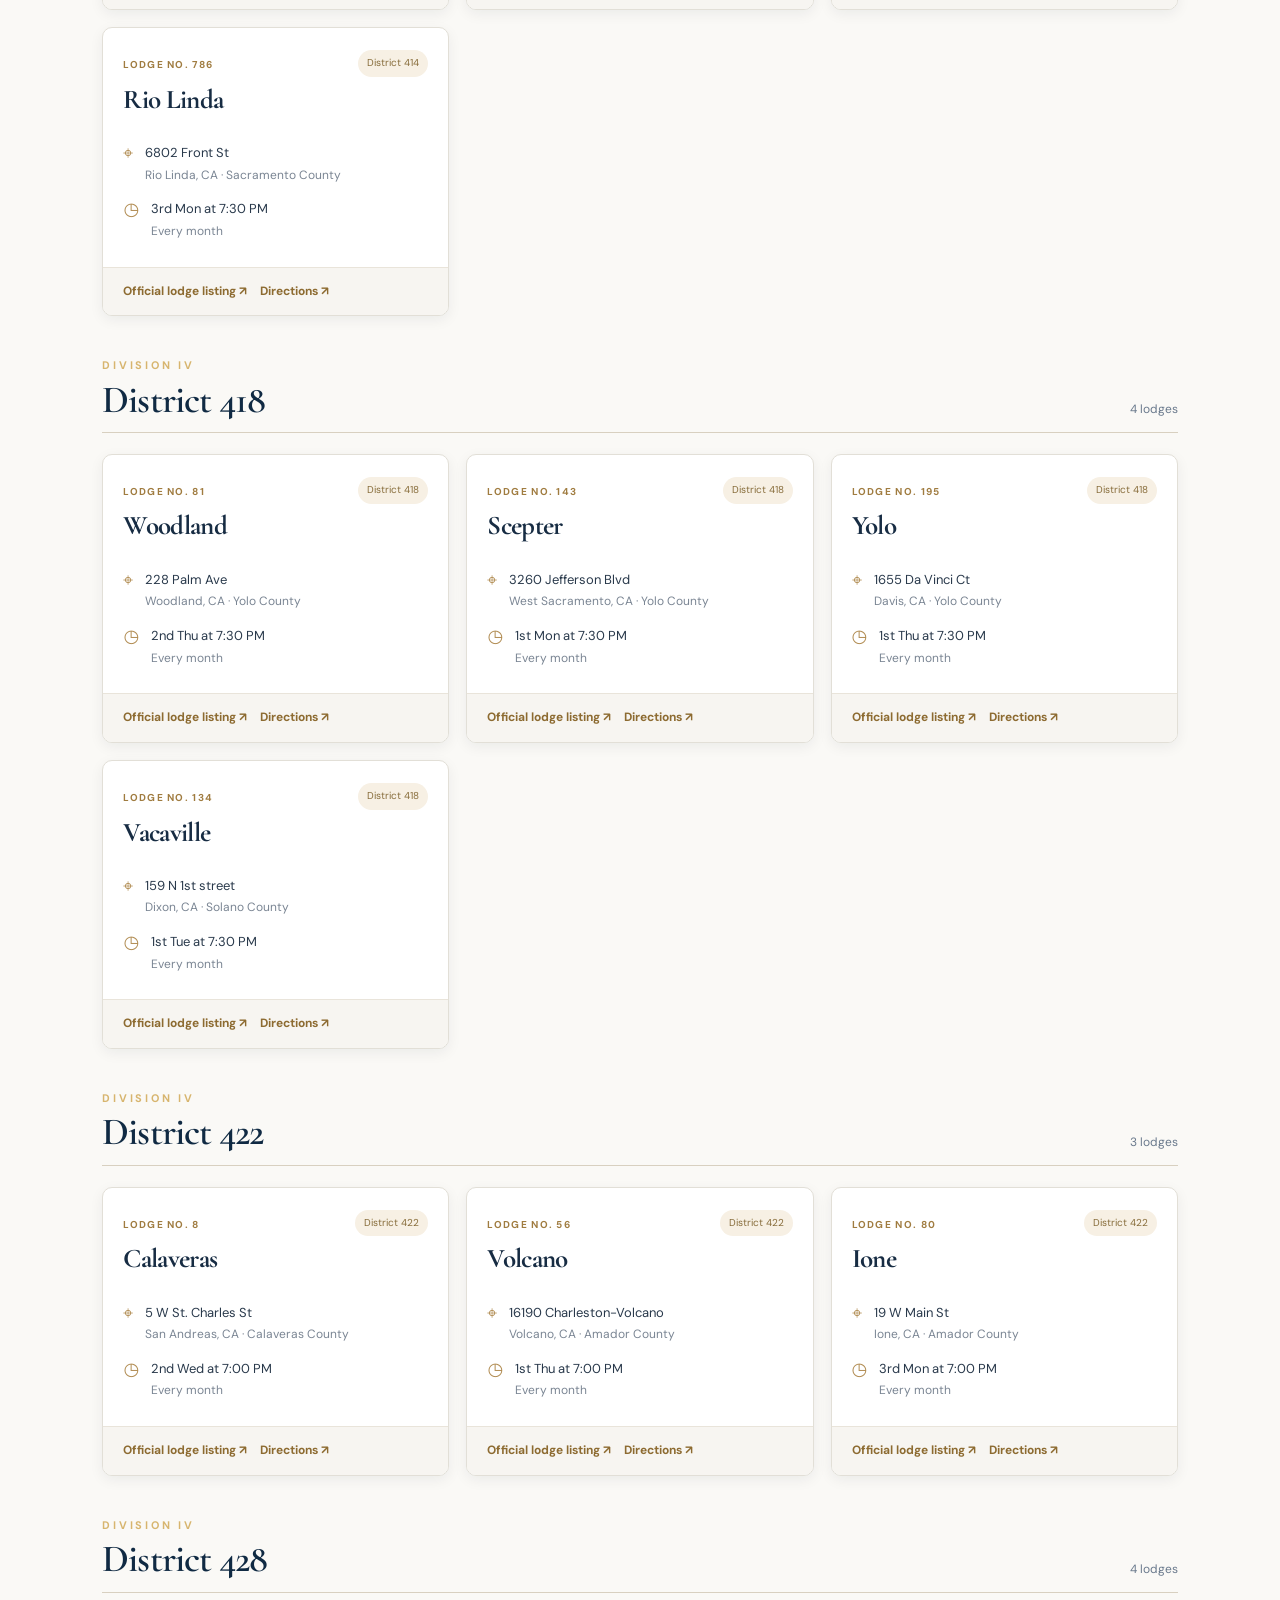
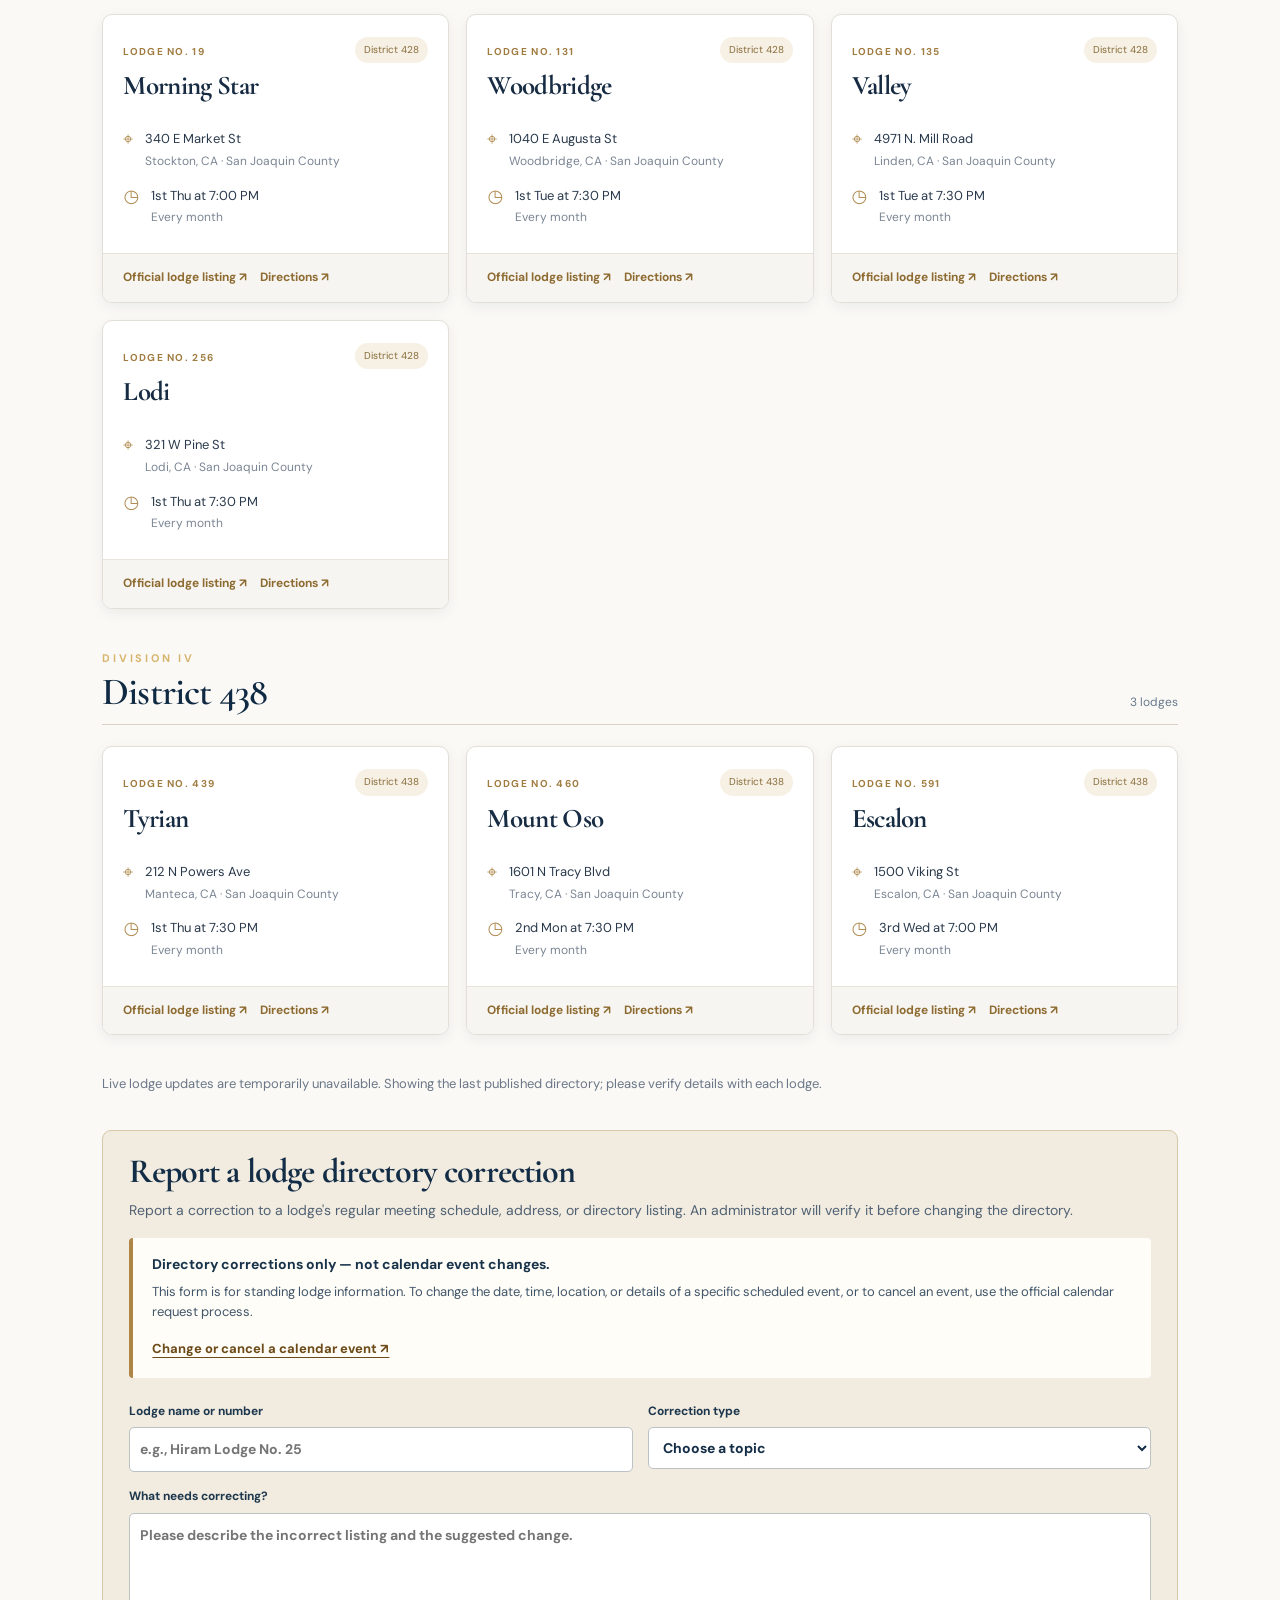
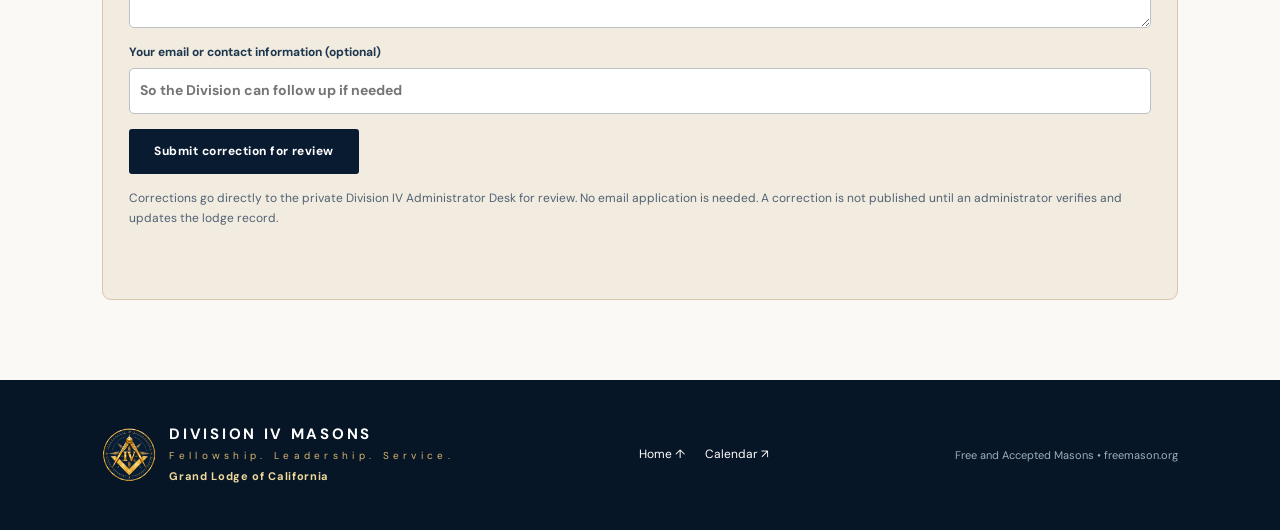
<file: lodges/index.html>
<!doctype html><html lang="en"><head><meta charset="utf-8"><meta name="viewport" content="width=device-width,initial-scale=1"><meta name="apple-mobile-web-app-title" content="Division IV"><link rel="manifest" href="/manifest.webmanifest"><meta name="theme-color" content="#091b31"><meta name="description" content="Explore 29 Division IV Masonic lodges by district, city, or name. Find meeting schedules, locations, and official Grand Lodge listings."><title>Lodge Directory | Division IV Masons</title><link rel="icon" type="image/x-icon" href="/assets/favicon.ico?v=20261028"><link rel="icon" type="image/png" sizes="256x256" href="/assets/favicon.png?v=20261028"><link rel="apple-touch-icon" sizes="180x180" href="/assets/apple-touch-icon.png?v=20261028"><link rel="stylesheet" href="/styles.css?v=12"><link rel="stylesheet" href="/shared/header.css?v=2">
<link rel="canonical" href="https://divisionivmasons.org/lodges/">
<meta property="og:type" content="website">
<meta property="og:site_name" content="Division IV Masons">
<meta property="og:locale" content="en_US">
<meta property="og:title" content="Division IV Lodge Directory | Division IV Masons">
<meta property="og:description" content="Explore 29 Division IV Masonic lodges by district, city, or name. Find meeting schedules, locations, and official Grand Lodge listings.">
<meta property="og:url" content="https://divisionivmasons.org/lodges/">
<meta property="og:image" content="https://divisionivmasons.org/assets/emblem.png?v=20261028b">
<meta property="og:image:type" content="image/png">
<meta property="og:image:width" content="620">
<meta property="og:image:height" content="620">
<meta property="og:image:alt" content="Division IV Masons gold-and-blue emblem">
<meta name="twitter:card" content="summary">
<meta name="twitter:title" content="Division IV Lodge Directory | Division IV Masons">
<meta name="twitter:description" content="Explore 29 Division IV Masonic lodges by district, city, or name. Find meeting schedules, locations, and official Grand Lodge listings.">
<meta name="twitter:image" content="https://divisionivmasons.org/assets/emblem.png?v=20261028b">
</head><body><div class="topline"><span>Division IV • Masonic Community</span><a href="/calendar/">Explore upcoming events ↗</a></div><header data-division-header="public"></header><main><section class="directory-hero"><p class="eyebrow">DIVISION IV • LODGE DIRECTORY</p><h1>Find your <em>lodge.</em></h1><p>Meeting nights, lodge locations and official listings—organized by district, searchable in one place.</p><p><a class="btn gold" href="https://member.freemason.org/public_lodges/search" target="_blank" rel="noopener noreferrer">Search the official Grand Lodge directory ↗</a> <a class="btn outline" href="#lodge-correction">Report a correction ↗</a></p><div class="directory-stat"><span><strong>29</strong> lodges listed</span><span><strong>8</strong> identified districts</span></div></section><section class="directory-main"><div class="directory-tools"><label class="directory-search-label"><span>Search lodges</span><input id="lodge-search" type="search" placeholder="Name, lodge number, city, or county" autocomplete="off"></label><label><span>District</span><select id="district-filter"><option value="all">All districts</option><option value="402">District 402</option><option value="404">District 404</option><option value="410">District 410</option><option value="414">District 414</option><option value="418">District 418</option><option value="422">District 422</option><option value="428">District 428</option><option value="438">District 438</option></select></label><button id="clear-filters" type="button">Clear</button></div><p id="directory-count" class="directory-count" role="status" aria-live="polite">Showing all 29 lodges</p><section class="district-group" data-group="402"><div class="district-heading"><div><p class="kicker">DIVISION IV</p><h2>District 402</h2></div><span>4 lodges</span></div><div class="lodge-grid"><article class="lodge-card" data-filter="hiram lodge 25 402 el dorado el dorado 1st fri 7:30 pm" data-district="402"><div class="lodge-card-head"><div><span class="lodge-number">LODGE NO. 25</span><h3>Hiram</h3></div><span class="district-tag">District 402</span></div><div class="lodge-card-body"><p><span class="lodge-icon">⌖</span><span>6201 Pleasant Valley Rd<br><small>El Dorado, CA · El Dorado County</small></span></p><p><span class="lodge-icon">◷</span><span>1st Fri at 7:30 PM<br><small>Every month</small></span></p></div><div class="lodge-card-actions"><a href="https://member.freemason.org/public_lodges/lodge/25" target="_blank" rel="noopener noreferrer">Official lodge listing ↗</a><a href="https://www.google.com/maps/search/?api=1&amp;query=6201%20Pleasant%20Valley%20Rd%2C%20El%20Dorado%2C%20California" target="_blank" rel="noopener noreferrer">Directions ↗</a></div></article><article class="lodge-card" data-filter="placerville lodge 26 402 el dorado el dorado 2nd thu 7:30 pm" data-district="402"><div class="lodge-card-head"><div><span class="lodge-number">LODGE NO. 26</span><h3>Placerville</h3></div><span class="district-tag">District 402</span></div><div class="lodge-card-body"><p><span class="lodge-icon">⌖</span><span>6201 Pleasant Valley Rd<br><small>El Dorado, CA · El Dorado County</small></span></p><p><span class="lodge-icon">◷</span><span>2nd Thu at 7:30 PM<br><small>Every month</small></span></p></div><div class="lodge-card-actions"><a href="https://member.freemason.org/public_lodges/lodge/26" target="_blank" rel="noopener noreferrer">Official lodge listing ↗</a><a href="https://www.google.com/maps/search/?api=1&amp;query=6201%20Pleasant%20Valley%20Rd%2C%20El%20Dorado%2C%20California" target="_blank" rel="noopener noreferrer">Directions ↗</a></div></article><article class="lodge-card" data-filter="natoma lodge 64 402 folsom sacramento 1st thu 8:00 pm" data-district="402"><div class="lodge-card-head"><div><span class="lodge-number">LODGE NO. 64</span><h3>Natoma</h3></div><span class="district-tag">District 402</span></div><div class="lodge-card-body"><p><span class="lodge-icon">⌖</span><span>1000 Duchow Way<br><small>Folsom, CA · Sacramento County</small></span></p><p><span class="lodge-icon">◷</span><span>1st Thu at 8:00 PM<br><small>Every month</small></span></p></div><div class="lodge-card-actions"><a href="https://member.freemason.org/public_lodges/lodge/64" target="_blank" rel="noopener noreferrer">Official lodge listing ↗</a><a href="https://www.google.com/maps/search/?api=1&amp;query=1000%20Duchow%20Way%2C%20Folsom%2C%20California" target="_blank" rel="noopener noreferrer">Directions ↗</a></div></article><article class="lodge-card" data-filter="golden compasses research lodge 1006 402 folsom sacramento 1st tue 7:00 pm" data-district="402"><div class="lodge-card-head"><div><span class="lodge-number">LODGE NO. 1006</span><h3>Golden Compasses Research</h3></div><span class="district-tag">District 402</span></div><div class="lodge-card-body"><p><span class="lodge-icon">⌖</span><span>1000 Duchow Way<br><small>Folsom, CA · Sacramento County</small></span></p><p><span class="lodge-icon">◷</span><span>1st Tue at 7:00 PM<br><small>Feb, May, Aug, Nov only</small></span></p></div><div class="lodge-card-actions"><a href="https://member.freemason.org/public_lodges/lodge/1006" target="_blank" rel="noopener noreferrer">Official lodge listing ↗</a><a href="https://www.google.com/maps/search/?api=1&amp;query=1000%20Duchow%20Way%2C%20Folsom%2C%20California" target="_blank" rel="noopener noreferrer">Directions ↗</a></div></article></div></section><section class="district-group" data-group="404"><div class="district-heading"><div><p class="kicker">DIVISION IV</p><h2>District 404</h2></div><span>3 lodges</span></div><div class="lodge-grid"><article class="lodge-card" data-filter="elk grove lodge 173 404 elk grove sacramento 2nd thu 7:30 pm" data-district="404"><div class="lodge-card-head"><div><span class="lodge-number">LODGE NO. 173</span><h3>Elk Grove</h3></div><span class="district-tag">District 404</span></div><div class="lodge-card-body"><p><span class="lodge-icon">⌖</span><span>9257 Elk Grove Boulevard<br><small>Elk Grove, CA · Sacramento County</small></span></p><p><span class="lodge-icon">◷</span><span>2nd Thu at 7:30 PM<br><small>Every month</small></span></p></div><div class="lodge-card-actions"><a href="https://member.freemason.org/public_members/memberships/173" target="_blank" rel="noopener noreferrer">Official lodge listing ↗</a><a href="https://www.google.com/maps/search/?api=1&amp;query=9257%20Elk%20Grove%20Boulevard%2C%20Elk%20Grove%2C%20California" target="_blank" rel="noopener noreferrer">Directions ↗</a></div></article><article class="lodge-card" data-filter="capital city lodge 499 404 sacramento sacramento 1st wed 7:00 pm" data-district="404"><div class="lodge-card-head"><div><span class="lodge-number">LODGE NO. 499</span><h3>Capital City</h3></div><span class="district-tag">District 404</span></div><div class="lodge-card-body"><p><span class="lodge-icon">⌖</span><span>4647 U St<br><small>Sacramento, CA · Sacramento County</small></span></p><p><span class="lodge-icon">◷</span><span>1st Wed at 7:00 PM<br><small>Every month</small></span></p></div><div class="lodge-card-actions"><a href="https://member.freemason.org/public_lodges/lodge/499" target="_blank" rel="noopener noreferrer">Official lodge listing ↗</a><a href="https://www.google.com/maps/search/?api=1&amp;query=4647%20U%20St%2C%20Sacramento%2C%20California" target="_blank" rel="noopener noreferrer">Directions ↗</a></div></article><article class="lodge-card" data-filter="laguna lux lodge 897 404 elk grove los angeles 3rd fri 7:30 pm" data-district="404"><div class="lodge-card-head"><div><span class="lodge-number">LODGE NO. 897</span><h3>Laguna Lux</h3></div><span class="district-tag">District 404</span></div><div class="lodge-card-body"><p><span class="lodge-icon">⌖</span><span>8230 Civic Center Drive<br><small>Elk Grove, CA · Los Angeles County</small></span></p><p><span class="lodge-icon">◷</span><span>3rd Fri at 7:30 PM<br><small>Feb, May, Aug, Nov only</small></span></p></div><div class="lodge-card-actions"><a href="https://member.freemason.org/public_lodges/lodge/2067" target="_blank" rel="noopener noreferrer">Official lodge listing ↗</a><a href="https://www.google.com/maps/search/?api=1&amp;query=8230%20Civic%20Center%20Drive%2C%20Elk%20Grove%2C%20California" target="_blank" rel="noopener noreferrer">Directions ↗</a></div></article></div></section><section class="district-group" data-group="410"><div class="district-heading"><div><p class="kicker">DIVISION IV</p><h2>District 410</h2></div><span>4 lodges</span></div><div class="lodge-grid"><article class="lodge-card" data-filter="harding san juan lodge 579 410 citrus heights sacramento 2nd wed 8:00 pm" data-district="410"><div class="lodge-card-head"><div><span class="lodge-number">LODGE NO. 579</span><h3>Harding San Juan</h3></div><span class="district-tag">District 410</span></div><div class="lodge-card-body"><p><span class="lodge-icon">⌖</span><span>5944 San Juan Ave<br><small>Citrus Heights, CA · Sacramento County</small></span></p><p><span class="lodge-icon">◷</span><span>2nd Wed at 8:00 PM<br><small>Every month</small></span></p></div><div class="lodge-card-actions"><a href="https://member.freemason.org/public_lodges/lodge/579" target="_blank" rel="noopener noreferrer">Official lodge listing ↗</a><a href="https://www.google.com/maps/search/?api=1&amp;query=5944%20San%20Juan%20Ave%2C%20Citrus%20Heights%2C%20California" target="_blank" rel="noopener noreferrer">Directions ↗</a></div></article><article class="lodge-card" data-filter="oak plains lodge 789 410 sacramento sacramento 3rd mon 7:30 pm" data-district="410"><div class="lodge-card-head"><div><span class="lodge-number">LODGE NO. 789</span><h3>Oak Plains</h3></div><span class="district-tag">District 410</span></div><div class="lodge-card-body"><p><span class="lodge-icon">⌖</span><span>3010 Becerra Way<br><small>Sacramento, CA · Sacramento County</small></span></p><p><span class="lodge-icon">◷</span><span>3rd Mon at 7:30 PM<br><small>Every month</small></span></p></div><div class="lodge-card-actions"><a href="https://member.freemason.org/public_lodges/lodge/789" target="_blank" rel="noopener noreferrer">Official lodge listing ↗</a><a href="https://www.google.com/maps/search/?api=1&amp;query=3010%20Becerra%20Way%2C%20Sacramento%2C%20California" target="_blank" rel="noopener noreferrer">Directions ↗</a></div></article><article class="lodge-card" data-filter="bicentennial daylight lodge 830 410 citrus heights sacramento 3rd tue 1:00 pm" data-district="410"><div class="lodge-card-head"><div><span class="lodge-number">LODGE NO. 830</span><h3>Bicentennial Daylight</h3></div><span class="district-tag">District 410</span></div><div class="lodge-card-body"><p><span class="lodge-icon">⌖</span><span>5944 San Juan Ave<br><small>Citrus Heights, CA · Sacramento County</small></span></p><p><span class="lodge-icon">◷</span><span>3rd Tue at 1:00 PM<br><small>Every month</small></span></p></div><div class="lodge-card-actions"><a href="https://member.freemason.org/public_lodges/lodge/830" target="_blank" rel="noopener noreferrer">Official lodge listing ↗</a><a href="https://www.google.com/maps/search/?api=1&amp;query=5944%20San%20Juan%20Ave%2C%20Citrus%20Heights%2C%20California" target="_blank" rel="noopener noreferrer">Directions ↗</a></div></article><article class="lodge-card" data-filter="gen. douglas macarthur lodge 853 410 citrus heights sacramento 2nd fri 7:30 pm" data-district="410"><div class="lodge-card-head"><div><span class="lodge-number">LODGE NO. 853</span><h3>Gen. Douglas MacArthur</h3></div><span class="district-tag">District 410</span></div><div class="lodge-card-body"><p><span class="lodge-icon">⌖</span><span>5944 San Juan Ave<br><small>Citrus Heights, CA · Sacramento County</small></span></p><p><span class="lodge-icon">◷</span><span>2nd Fri at 7:30 PM<br><small>Every month</small></span></p></div><div class="lodge-card-actions"><a href="https://member.freemason.org/public_lodges/lodge/853" target="_blank" rel="noopener noreferrer">Official lodge listing ↗</a><a href="https://www.google.com/maps/search/?api=1&amp;query=5944%20San%20Juan%20Ave%2C%20Citrus%20Heights%2C%20California" target="_blank" rel="noopener noreferrer">Directions ↗</a></div></article></div></section><section class="district-group" data-group="414"><div class="district-heading"><div><p class="kicker">DIVISION IV</p><h2>District 414</h2></div><span>4 lodges</span></div><div class="lodge-grid"><article class="lodge-card" data-filter="union-tehama lodge 3 414 sacramento sacramento 1st wed 7:30 pm" data-district="414"><div class="lodge-card-head"><div><span class="lodge-number">LODGE NO. 3</span><h3>Union-Tehama</h3></div><span class="district-tag">District 414</span></div><div class="lodge-card-body"><p><span class="lodge-icon">⌖</span><span>1123 J St<br><small>Sacramento, CA · Sacramento County</small></span></p><p><span class="lodge-icon">◷</span><span>1st Wed at 7:30 PM<br><small>Every month</small></span></p></div><div class="lodge-card-actions"><a href="https://member.freemason.org/public_lodges/lodge/3" target="_blank" rel="noopener noreferrer">Official lodge listing ↗</a><a href="https://www.google.com/maps/search/?api=1&amp;query=1123%20J%20St%2C%20Sacramento%2C%20California" target="_blank" rel="noopener noreferrer">Directions ↗</a></div></article><article class="lodge-card" data-filter="washington lodge 20 414 sacramento sacramento 1st thu 7:30 pm" data-district="414"><div class="lodge-card-head"><div><span class="lodge-number">LODGE NO. 20</span><h3>Washington</h3></div><span class="district-tag">District 414</span></div><div class="lodge-card-body"><p><span class="lodge-icon">⌖</span><span>1123 J St<br><small>Sacramento, CA · Sacramento County</small></span></p><p><span class="lodge-icon">◷</span><span>1st Thu at 7:30 PM<br><small>Every month</small></span></p></div><div class="lodge-card-actions"><a href="https://member.freemason.org/public_lodges/lodge/20" target="_blank" rel="noopener noreferrer">Official lodge listing ↗</a><a href="https://www.google.com/maps/search/?api=1&amp;query=1123%20J%20St%2C%20Sacramento%2C%20California" target="_blank" rel="noopener noreferrer">Directions ↗</a></div></article><article class="lodge-card" data-filter="sacramento lodge 40 414 sacramento sacramento 1st fri 7:00 pm" data-district="414"><div class="lodge-card-head"><div><span class="lodge-number">LODGE NO. 40</span><h3>Sacramento</h3></div><span class="district-tag">District 414</span></div><div class="lodge-card-body"><p><span class="lodge-icon">⌖</span><span>1123 J St<br><small>Sacramento, CA · Sacramento County</small></span></p><p><span class="lodge-icon">◷</span><span>1st Fri at 7:00 PM<br><small>Every month</small></span></p></div><div class="lodge-card-actions"><a href="https://member.freemason.org/public_lodges/lodge/40" target="_blank" rel="noopener noreferrer">Official lodge listing ↗</a><a href="https://www.google.com/maps/search/?api=1&amp;query=1123%20J%20St%2C%20Sacramento%2C%20California" target="_blank" rel="noopener noreferrer">Directions ↗</a></div></article><article class="lodge-card" data-filter="rio linda lodge 786 414 rio linda sacramento 3rd mon 7:30 pm" data-district="414"><div class="lodge-card-head"><div><span class="lodge-number">LODGE NO. 786</span><h3>Rio Linda</h3></div><span class="district-tag">District 414</span></div><div class="lodge-card-body"><p><span class="lodge-icon">⌖</span><span>6802 Front St<br><small>Rio Linda, CA · Sacramento County</small></span></p><p><span class="lodge-icon">◷</span><span>3rd Mon at 7:30 PM<br><small>Every month</small></span></p></div><div class="lodge-card-actions"><a href="https://member.freemason.org/public_lodges/lodge/786" target="_blank" rel="noopener noreferrer">Official lodge listing ↗</a><a href="https://www.google.com/maps/search/?api=1&amp;query=6802%20Front%20St%2C%20Rio%20Linda%2C%20California" target="_blank" rel="noopener noreferrer">Directions ↗</a></div></article></div></section><section class="district-group" data-group="418"><div class="district-heading"><div><p class="kicker">DIVISION IV</p><h2>District 418</h2></div><span>4 lodges</span></div><div class="lodge-grid"><article class="lodge-card" data-filter="woodland lodge 81 418 woodland yolo 2nd thu 7:30 pm" data-district="418"><div class="lodge-card-head"><div><span class="lodge-number">LODGE NO. 81</span><h3>Woodland</h3></div><span class="district-tag">District 418</span></div><div class="lodge-card-body"><p><span class="lodge-icon">⌖</span><span>228 Palm Ave<br><small>Woodland, CA · Yolo County</small></span></p><p><span class="lodge-icon">◷</span><span>2nd Thu at 7:30 PM<br><small>Every month</small></span></p></div><div class="lodge-card-actions"><a href="https://member.freemason.org/public_lodges/lodge/81" target="_blank" rel="noopener noreferrer">Official lodge listing ↗</a><a href="https://www.google.com/maps/search/?api=1&amp;query=228%20Palm%20Ave%2C%20Woodland%2C%20California" target="_blank" rel="noopener noreferrer">Directions ↗</a></div></article><article class="lodge-card" data-filter="scepter lodge 143 418 west sacramento yolo 1st mon 7:30 pm" data-district="418"><div class="lodge-card-head"><div><span class="lodge-number">LODGE NO. 143</span><h3>Scepter</h3></div><span class="district-tag">District 418</span></div><div class="lodge-card-body"><p><span class="lodge-icon">⌖</span><span>3260 Jefferson Blvd<br><small>West Sacramento, CA · Yolo County</small></span></p><p><span class="lodge-icon">◷</span><span>1st Mon at 7:30 PM<br><small>Every month</small></span></p></div><div class="lodge-card-actions"><a href="https://member.freemason.org/public_lodges/lodge/143" target="_blank" rel="noopener noreferrer">Official lodge listing ↗</a><a href="https://www.google.com/maps/search/?api=1&amp;query=3260%20Jefferson%20Blvd%2C%20West%20Sacramento%2C%20California" target="_blank" rel="noopener noreferrer">Directions ↗</a></div></article><article class="lodge-card" data-filter="yolo lodge 195 418 davis yolo 1st thu 7:30 pm" data-district="418"><div class="lodge-card-head"><div><span class="lodge-number">LODGE NO. 195</span><h3>Yolo</h3></div><span class="district-tag">District 418</span></div><div class="lodge-card-body"><p><span class="lodge-icon">⌖</span><span>1655 Da Vinci Ct<br><small>Davis, CA · Yolo County</small></span></p><p><span class="lodge-icon">◷</span><span>1st Thu at 7:30 PM<br><small>Every month</small></span></p></div><div class="lodge-card-actions"><a href="https://member.freemason.org/public_lodges/lodge/195" target="_blank" rel="noopener noreferrer">Official lodge listing ↗</a><a href="https://www.google.com/maps/search/?api=1&amp;query=1655%20Da%20Vinci%20Ct%2C%20Davis%2C%20California" target="_blank" rel="noopener noreferrer">Directions ↗</a></div></article><article class="lodge-card" data-filter="vacaville lodge 134 418 dixon solano 1st tue 7:30 pm" data-district="418"><div class="lodge-card-head"><div><span class="lodge-number">LODGE NO. 134</span><h3>Vacaville</h3></div><span class="district-tag">District 418</span></div><div class="lodge-card-body"><p><span class="lodge-icon">⌖</span><span>159 N 1st street<br><small>Dixon, CA · Solano County</small></span></p><p><span class="lodge-icon">◷</span><span>1st Tue at 7:30 PM<br><small>Every month</small></span></p></div><div class="lodge-card-actions"><a href="https://member.freemason.org/public_lodges/lodge/134" target="_blank" rel="noopener noreferrer">Official lodge listing ↗</a><a href="https://www.google.com/maps/search/?api=1&amp;query=159%20N%201st%20street%2C%20Dixon%2C%20California" target="_blank" rel="noopener noreferrer">Directions ↗</a></div></article></div></section><section class="district-group" data-group="422"><div class="district-heading"><div><p class="kicker">DIVISION IV</p><h2>District 422</h2></div><span>3 lodges</span></div><div class="lodge-grid"><article class="lodge-card" data-filter="calaveras lodge 8 422 san andreas calaveras 2nd wed 7:00 pm" data-district="422"><div class="lodge-card-head"><div><span class="lodge-number">LODGE NO. 8</span><h3>Calaveras</h3></div><span class="district-tag">District 422</span></div><div class="lodge-card-body"><p><span class="lodge-icon">⌖</span><span>5 W St. Charles St<br><small>San Andreas, CA · Calaveras County</small></span></p><p><span class="lodge-icon">◷</span><span>2nd Wed at 7:00 PM<br><small>Every month</small></span></p></div><div class="lodge-card-actions"><a href="https://member.freemason.org/public_lodges/lodge/15008" target="_blank" rel="noopener noreferrer">Official lodge listing ↗</a><a href="https://www.google.com/maps/search/?api=1&amp;query=5%20W%20St.%20Charles%20St%2C%20San%20Andreas%2C%20California" target="_blank" rel="noopener noreferrer">Directions ↗</a></div></article><article class="lodge-card" data-filter="volcano lodge 56 422 volcano amador 1st thu 7:00 pm" data-district="422"><div class="lodge-card-head"><div><span class="lodge-number">LODGE NO. 56</span><h3>Volcano</h3></div><span class="district-tag">District 422</span></div><div class="lodge-card-body"><p><span class="lodge-icon">⌖</span><span>16190 Charleston-Volcano<br><small>Volcano, CA · Amador County</small></span></p><p><span class="lodge-icon">◷</span><span>1st Thu at 7:00 PM<br><small>Every month</small></span></p></div><div class="lodge-card-actions"><a href="https://member.freemason.org/public_lodges/lodge/56" target="_blank" rel="noopener noreferrer">Official lodge listing ↗</a><a href="https://www.google.com/maps/search/?api=1&amp;query=16190%20Charleston-Volcano%2C%20Volcano%2C%20California" target="_blank" rel="noopener noreferrer">Directions ↗</a></div></article><article class="lodge-card" data-filter="ione lodge 80 422 ione amador 3rd mon 7:00 pm" data-district="422"><div class="lodge-card-head"><div><span class="lodge-number">LODGE NO. 80</span><h3>Ione</h3></div><span class="district-tag">District 422</span></div><div class="lodge-card-body"><p><span class="lodge-icon">⌖</span><span>19 W Main St<br><small>Ione, CA · Amador County</small></span></p><p><span class="lodge-icon">◷</span><span>3rd Mon at 7:00 PM<br><small>Every month</small></span></p></div><div class="lodge-card-actions"><a href="https://member.freemason.org/public_lodges/lodge/80" target="_blank" rel="noopener noreferrer">Official lodge listing ↗</a><a href="https://www.google.com/maps/search/?api=1&amp;query=19%20W%20Main%20St%2C%20Ione%2C%20California" target="_blank" rel="noopener noreferrer">Directions ↗</a></div></article></div></section><section class="district-group" data-group="428"><div class="district-heading"><div><p class="kicker">DIVISION IV</p><h2>District 428</h2></div><span>4 lodges</span></div><div class="lodge-grid"><article class="lodge-card" data-filter="morning star lodge 19 428 stockton san joaquin 1st thu 7:00 pm" data-district="428"><div class="lodge-card-head"><div><span class="lodge-number">LODGE NO. 19</span><h3>Morning Star</h3></div><span class="district-tag">District 428</span></div><div class="lodge-card-body"><p><span class="lodge-icon">⌖</span><span>340 E Market St<br><small>Stockton, CA · San Joaquin County</small></span></p><p><span class="lodge-icon">◷</span><span>1st Thu at 7:00 PM<br><small>Every month</small></span></p></div><div class="lodge-card-actions"><a href="https://member.freemason.org/public_lodges/lodge/19" target="_blank" rel="noopener noreferrer">Official lodge listing ↗</a><a href="https://www.google.com/maps/search/?api=1&amp;query=340%20E%20Market%20St%2C%20Stockton%2C%20California" target="_blank" rel="noopener noreferrer">Directions ↗</a></div></article><article class="lodge-card" data-filter="woodbridge lodge 131 428 woodbridge san joaquin 1st tue 7:30 pm" data-district="428"><div class="lodge-card-head"><div><span class="lodge-number">LODGE NO. 131</span><h3>Woodbridge</h3></div><span class="district-tag">District 428</span></div><div class="lodge-card-body"><p><span class="lodge-icon">⌖</span><span>1040 E Augusta St<br><small>Woodbridge, CA · San Joaquin County</small></span></p><p><span class="lodge-icon">◷</span><span>1st Tue at 7:30 PM<br><small>Every month</small></span></p></div><div class="lodge-card-actions"><a href="https://member.freemason.org/public_lodges/lodge/131" target="_blank" rel="noopener noreferrer">Official lodge listing ↗</a><a href="https://www.google.com/maps/search/?api=1&amp;query=1040%20E%20Augusta%20St%2C%20Woodbridge%2C%20California" target="_blank" rel="noopener noreferrer">Directions ↗</a></div></article><article class="lodge-card" data-filter="valley lodge 135 428 linden san joaquin 1st tue 7:30 pm" data-district="428"><div class="lodge-card-head"><div><span class="lodge-number">LODGE NO. 135</span><h3>Valley</h3></div><span class="district-tag">District 428</span></div><div class="lodge-card-body"><p><span class="lodge-icon">⌖</span><span>4971 N. Mill Road<br><small>Linden, CA · San Joaquin County</small></span></p><p><span class="lodge-icon">◷</span><span>1st Tue at 7:30 PM<br><small>Every month</small></span></p></div><div class="lodge-card-actions"><a href="https://member.freemason.org/public_lodges/lodge/135" target="_blank" rel="noopener noreferrer">Official lodge listing ↗</a><a href="https://www.google.com/maps/search/?api=1&amp;query=4971%20N.%20Mill%20Road%2C%20Linden%2C%20California" target="_blank" rel="noopener noreferrer">Directions ↗</a></div></article><article class="lodge-card" data-filter="lodi lodge 256 428 lodi san joaquin 1st thu 7:30 pm" data-district="428"><div class="lodge-card-head"><div><span class="lodge-number">LODGE NO. 256</span><h3>Lodi</h3></div><span class="district-tag">District 428</span></div><div class="lodge-card-body"><p><span class="lodge-icon">⌖</span><span>321 W Pine St<br><small>Lodi, CA · San Joaquin County</small></span></p><p><span class="lodge-icon">◷</span><span>1st Thu at 7:30 PM<br><small>Every month</small></span></p></div><div class="lodge-card-actions"><a href="https://member.freemason.org/public_members/memberships/256" target="_blank" rel="noopener noreferrer">Official lodge listing ↗</a><a href="https://www.google.com/maps/search/?api=1&amp;query=321%20W%20Pine%20St%2C%20Lodi%2C%20California" target="_blank" rel="noopener noreferrer">Directions ↗</a></div></article></div></section><section class="district-group" data-group="438"><div class="district-heading"><div><p class="kicker">DIVISION IV</p><h2>District 438</h2></div><span>3 lodges</span></div><div class="lodge-grid"><article class="lodge-card" data-filter="tyrian lodge 439 438 manteca san joaquin 1st thu 7:30 pm" data-district="438"><div class="lodge-card-head"><div><span class="lodge-number">LODGE NO. 439</span><h3>Tyrian</h3></div><span class="district-tag">District 438</span></div><div class="lodge-card-body"><p><span class="lodge-icon">⌖</span><span>212 N Powers Ave<br><small>Manteca, CA · San Joaquin County</small></span></p><p><span class="lodge-icon">◷</span><span>1st Thu at 7:30 PM<br><small>Every month</small></span></p></div><div class="lodge-card-actions"><a href="https://member.freemason.org/public_lodges/lodge/439" target="_blank" rel="noopener noreferrer">Official lodge listing ↗</a><a href="https://www.google.com/maps/search/?api=1&amp;query=212%20N%20Powers%20Ave%2C%20Manteca%2C%20California" target="_blank" rel="noopener noreferrer">Directions ↗</a></div></article><article class="lodge-card" data-filter="mount oso lodge 460 438 tracy san joaquin 2nd mon 7:30 pm" data-district="438"><div class="lodge-card-head"><div><span class="lodge-number">LODGE NO. 460</span><h3>Mount Oso</h3></div><span class="district-tag">District 438</span></div><div class="lodge-card-body"><p><span class="lodge-icon">⌖</span><span>1601 N Tracy Blvd<br><small>Tracy, CA · San Joaquin County</small></span></p><p><span class="lodge-icon">◷</span><span>2nd Mon at 7:30 PM<br><small>Every month</small></span></p></div><div class="lodge-card-actions"><a href="https://member.freemason.org/public_lodges/lodge/460" target="_blank" rel="noopener noreferrer">Official lodge listing ↗</a><a href="https://www.google.com/maps/search/?api=1&amp;query=1601%20N%20Tracy%20Blvd%2C%20Tracy%2C%20California" target="_blank" rel="noopener noreferrer">Directions ↗</a></div></article><article class="lodge-card" data-filter="escalon lodge 591 438 escalon san joaquin 3rd wed 7:00 pm" data-district="438"><div class="lodge-card-head"><div><span class="lodge-number">LODGE NO. 591</span><h3>Escalon</h3></div><span class="district-tag">District 438</span></div><div class="lodge-card-body"><p><span class="lodge-icon">⌖</span><span>1500 Viking St<br><small>Escalon, CA · San Joaquin County</small></span></p><p><span class="lodge-icon">◷</span><span>3rd Wed at 7:00 PM<br><small>Every month</small></span></p></div><div class="lodge-card-actions"><a href="https://member.freemason.org/public_lodges/lodge/591" target="_blank" rel="noopener noreferrer">Official lodge listing ↗</a><a href="https://www.google.com/maps/search/?api=1&amp;query=1500%20Viking%20St%2C%20Escalon%2C%20California" target="_blank" rel="noopener noreferrer">Directions ↗</a></div></article></div></section><p id="directory-empty" class="directory-empty" hidden>No lodges match that search. Try another name, city or district.</p><p class="directory-note">Meeting details are provided from the current Division IV list and may change. Please confirm meeting times and addresses with the lodge before traveling. The district assignments shown here include the latest corrections.</p><section id="lodge-correction" aria-labelledby="lodge-correction-title">
<h3 id="lodge-correction-title">Report a lodge directory correction</h3>
<p>Report a correction to a lodge's regular meeting schedule, address, or directory listing. An administrator will verify it before changing the directory.</p>
<div class="correction-scope" role="note">
<strong>Directory corrections only — not calendar event changes.</strong>
<p>This form is for standing lodge information. To change the date, time, location, or details of a specific scheduled event, or to cancel an event, use the official calendar request process.</p>
<a href="/events/" class="correction-event-link">Change or cancel a calendar event ↗</a>
</div>
<form id="lodge-correction-form" class="lodge-correction-grid">
<label>Lodge name or number <input type="text" name="lodge" maxlength="130" required placeholder="e.g., Hiram Lodge No. 25"></label>
<label>Correction type <select name="type" required><option value="">Choose a topic</option><option>Meeting schedule</option><option>Address or location</option><option>Directory details</option></select></label>
<label class="wide">What needs correcting? <textarea name="details" rows="4" minlength="15" maxlength="750" required placeholder="Please describe the incorrect listing and the suggested change."></textarea></label>
<label class="wide">Your email or contact information (optional) <input name="reply" maxlength="140" placeholder="So the Division can follow up if needed"></label>
<div class="wide"><button type="submit" class="btn navy">Submit correction for review</button></div>
<p class="wide lodge-correction-note">Corrections go directly to the private Division IV Administrator Desk for review. No email application is needed. A correction is not published until an administrator verifies and updates the lodge record.</p>
<div class="correction-honeypot" aria-hidden="true"><label>Leave this field empty <input name="website" type="text" tabindex="-1" autocomplete="off"></label></div><p id="lodge-correction-status" class="wide" role="status" aria-live="polite"></p>
</form></section></section></main><footer><div class="footer-brand"><img src="/assets/emblem.png?v=20261028b" alt=""><span class="division-wordmark"><strong>DIVISION IV MASONS</strong><small>Fellowship. Leadership. Service.</small><span class="brand-affiliation">Grand Lodge of California</span></span></div><div class="footer-links"><a href="/">Home ↑</a><a href="/calendar/">Calendar ↗</a></div><small>Free and Accepted Masons • <a href="https://freemason.org/" target="_blank" rel="noopener noreferrer">freemason.org</a></small></footer><script defer src="/shared/header.js?v=4"></script><script src="/script.js?v=5" defer></script><script defer src="/lodges.js"></script><script defer src="/lodge-correction.js?v=3"></script></body></html>
</file>
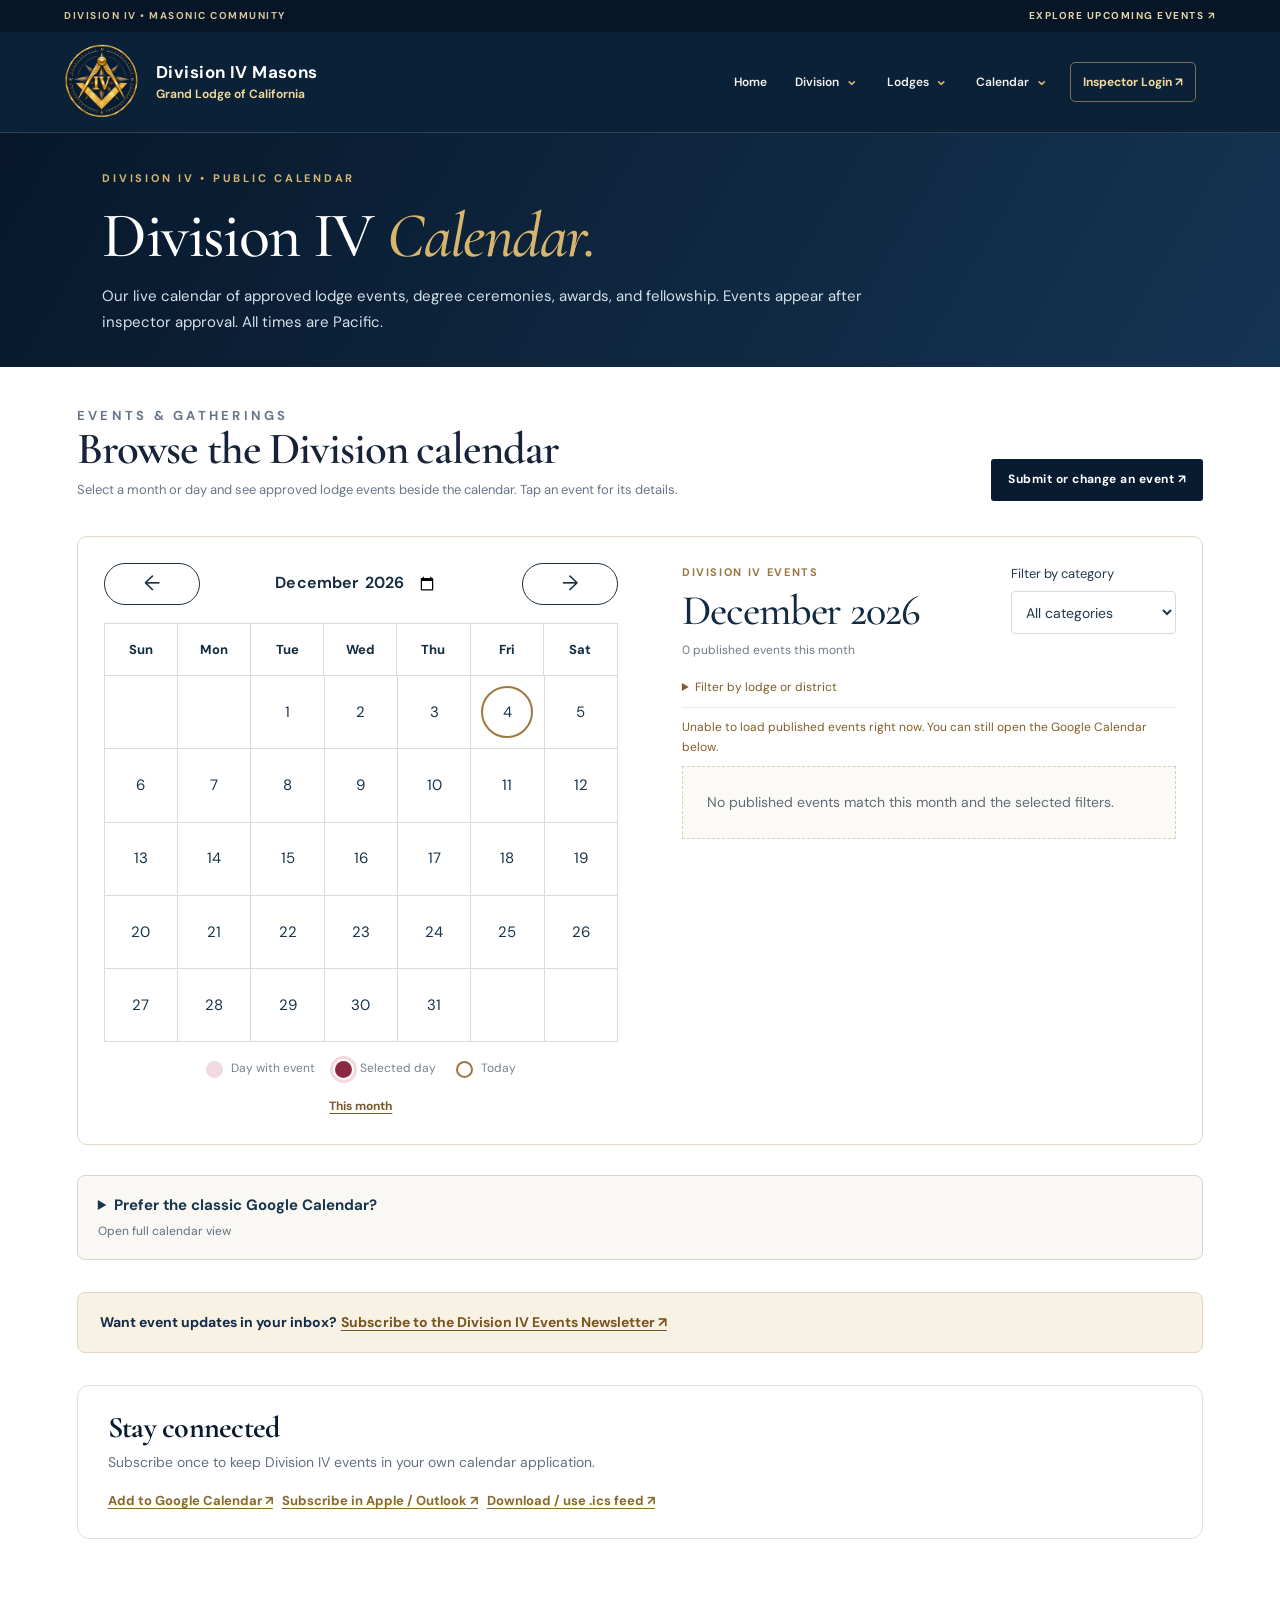
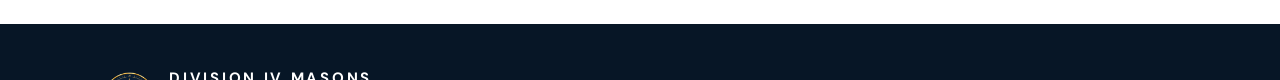
<file: calendar.html>
<!doctype html><html lang="en"><head><meta charset="utf-8"><meta name="viewport" content="width=device-width,initial-scale=1"><meta http-equiv="refresh" content="0; url=/calendar/"><title>Division IV Public Calendar</title><link rel="canonical" href="/calendar/"></head><body><p>Page moved to <a href="/calendar/">/calendar/</a>.</p></body></html>
</file>
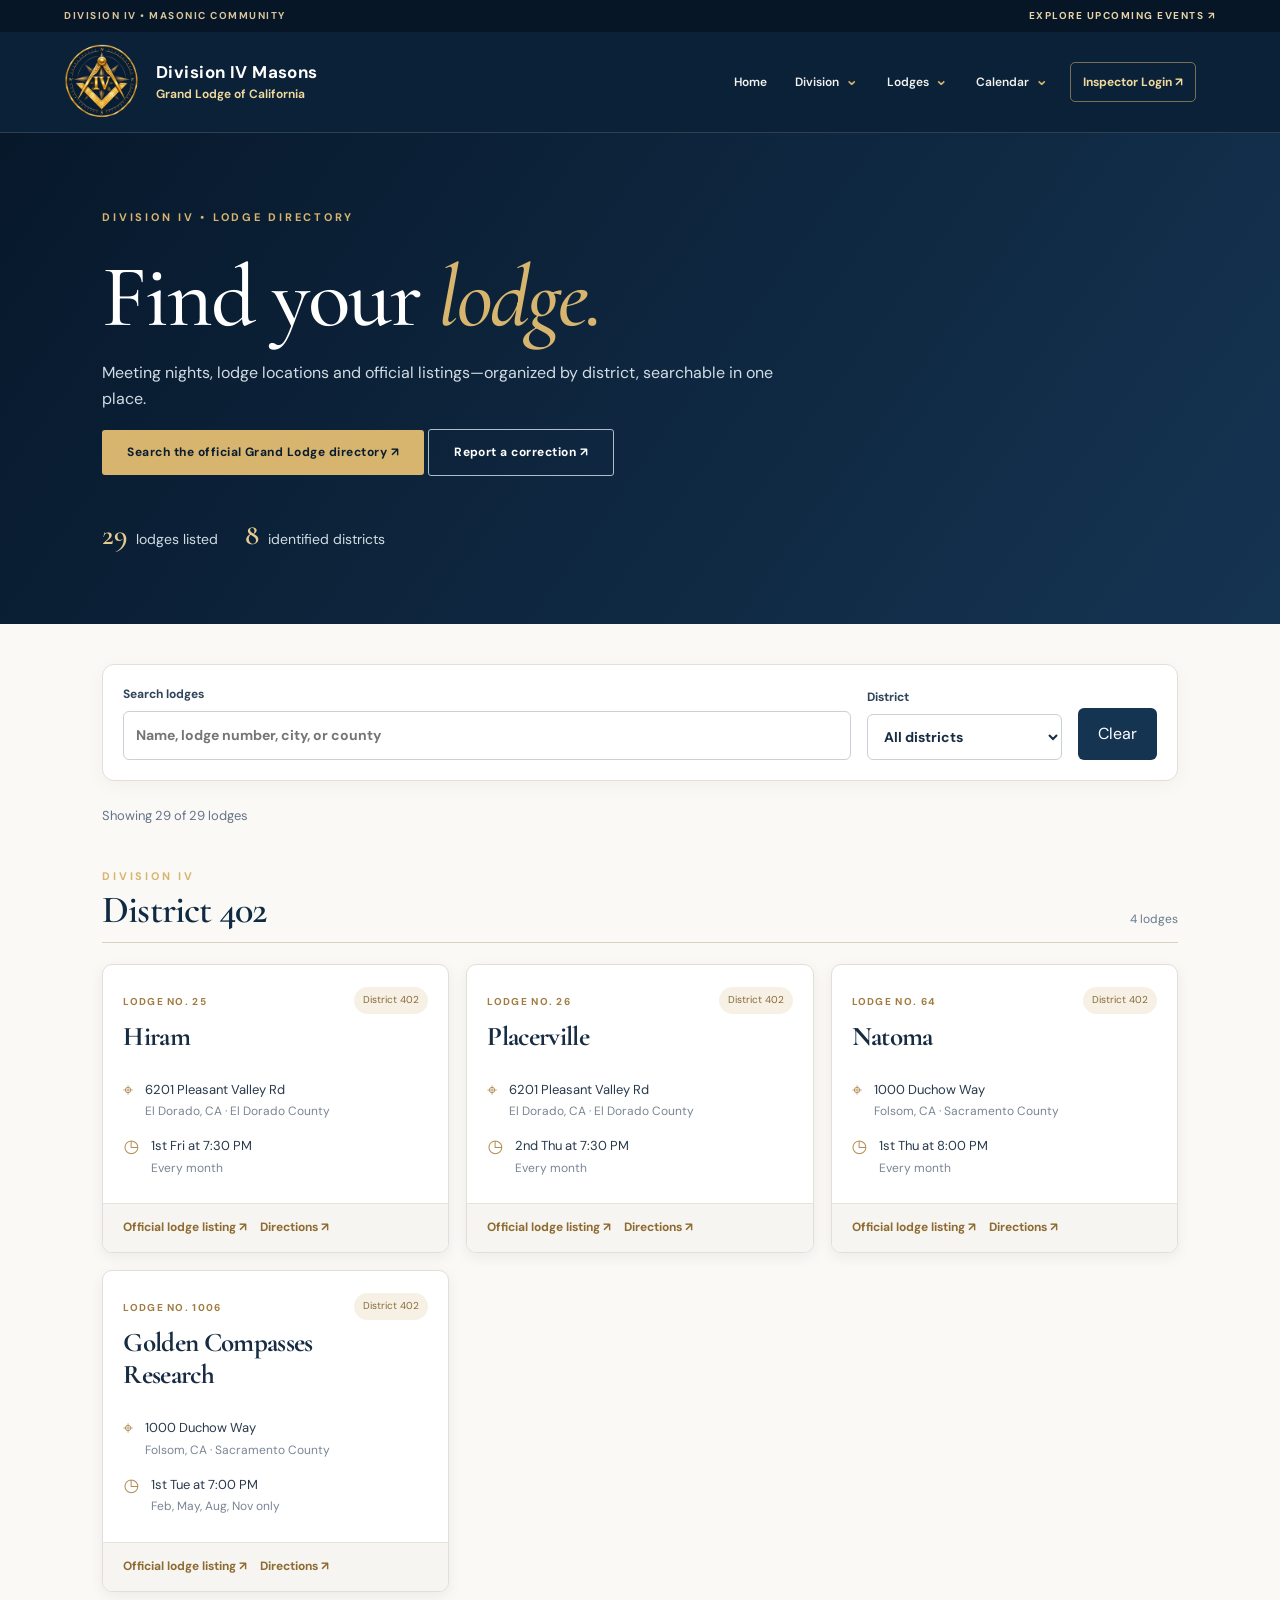
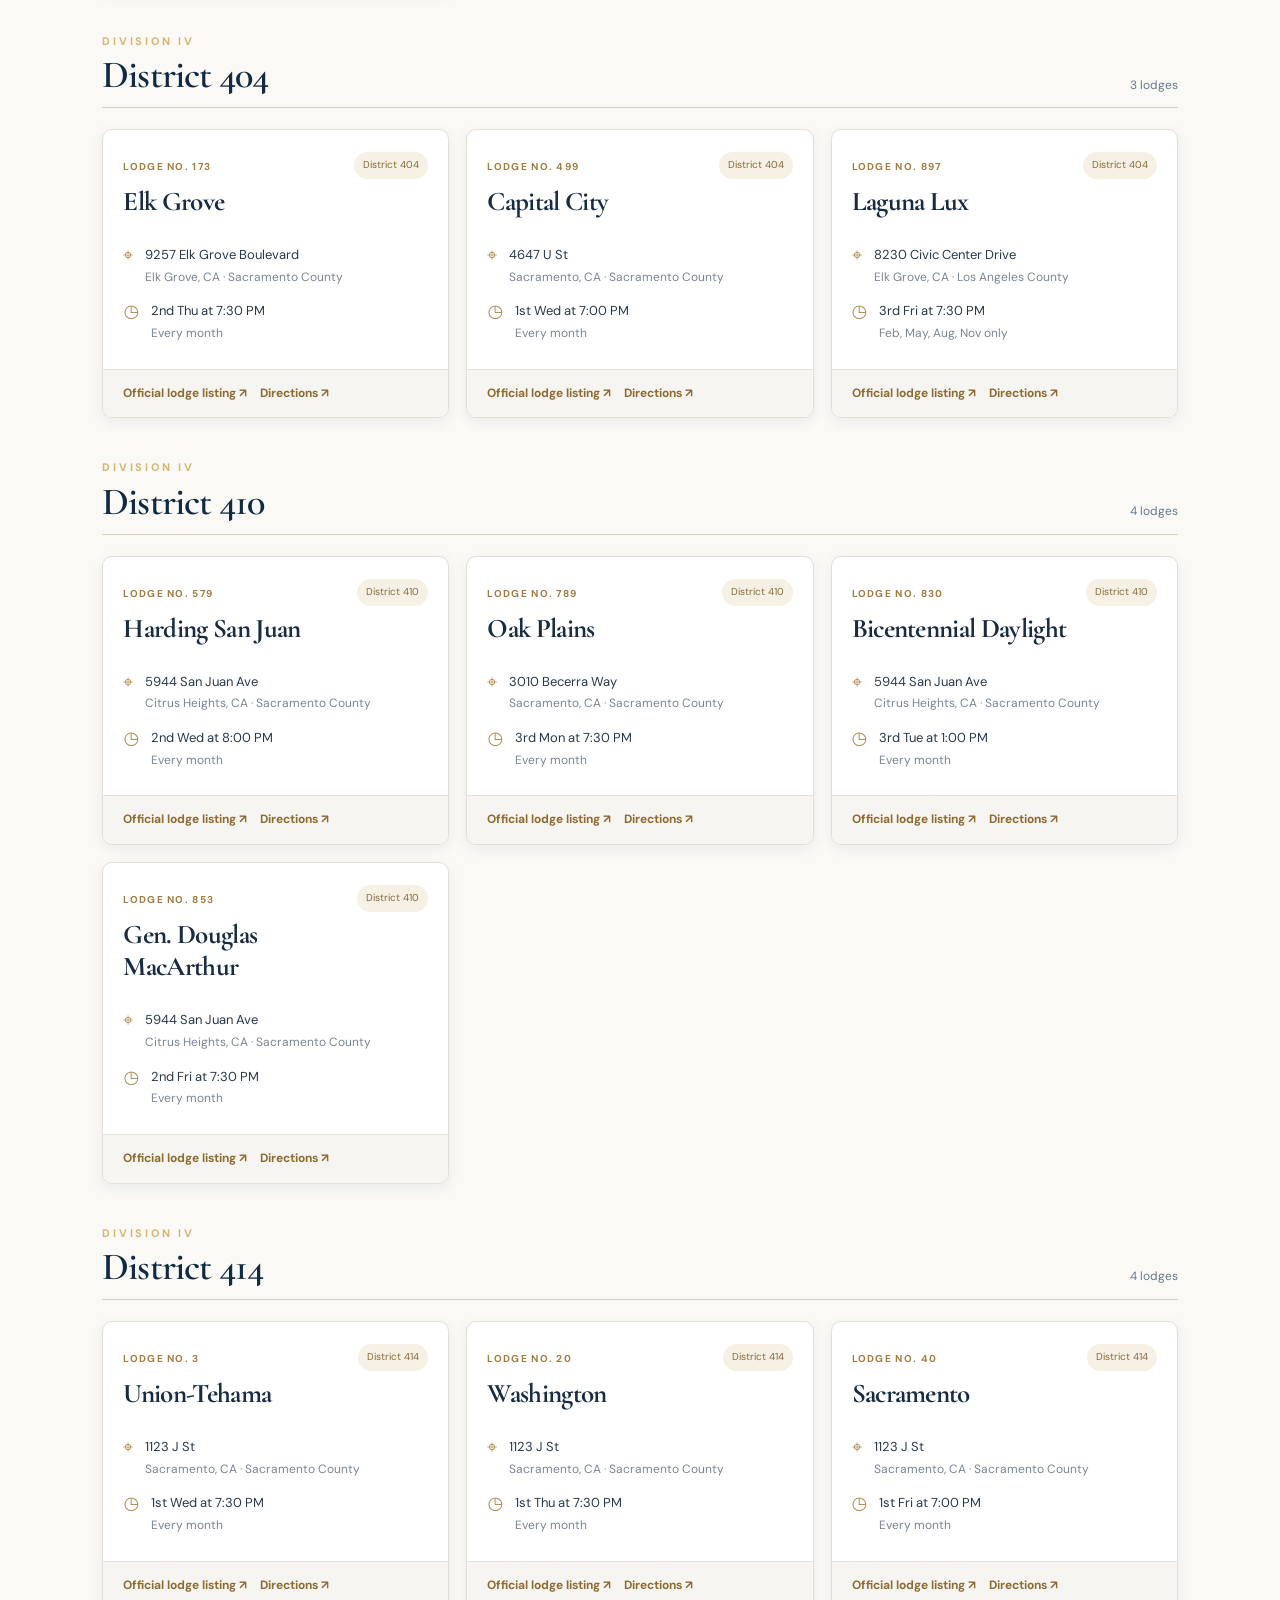
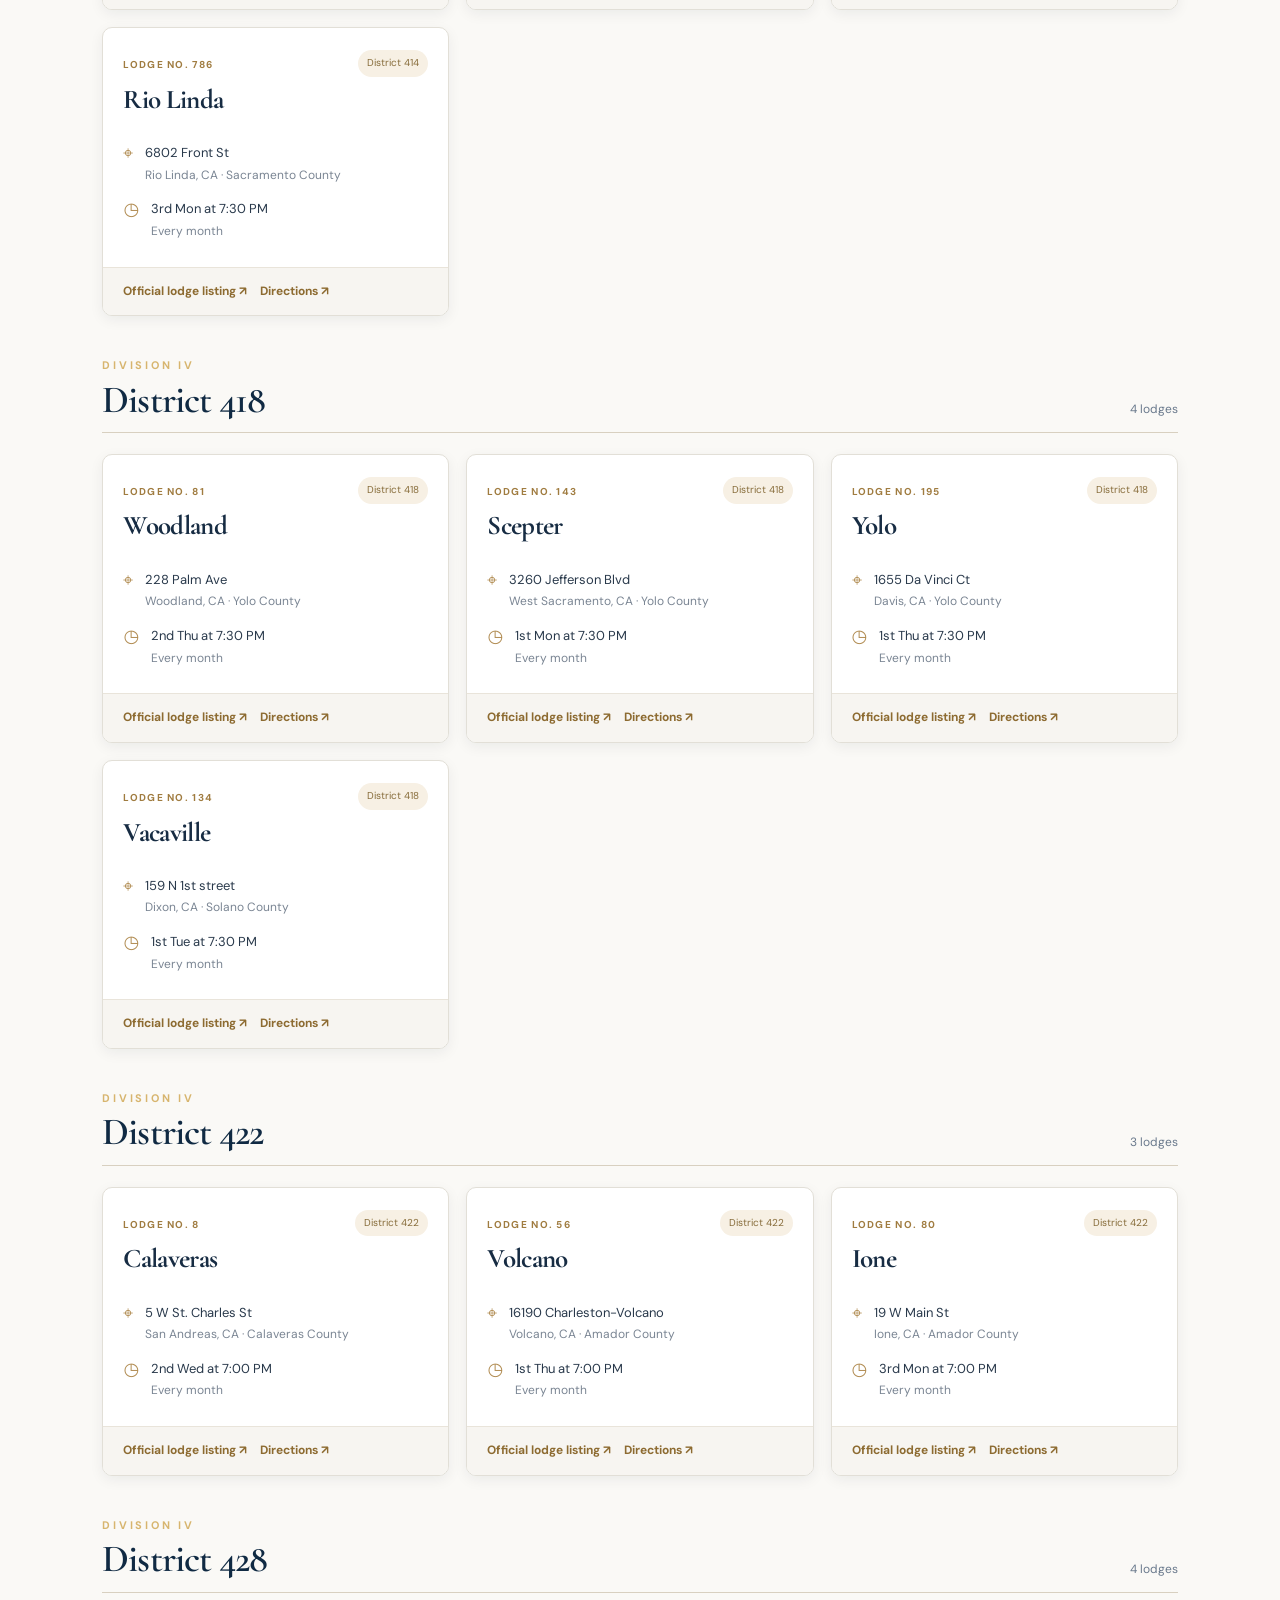
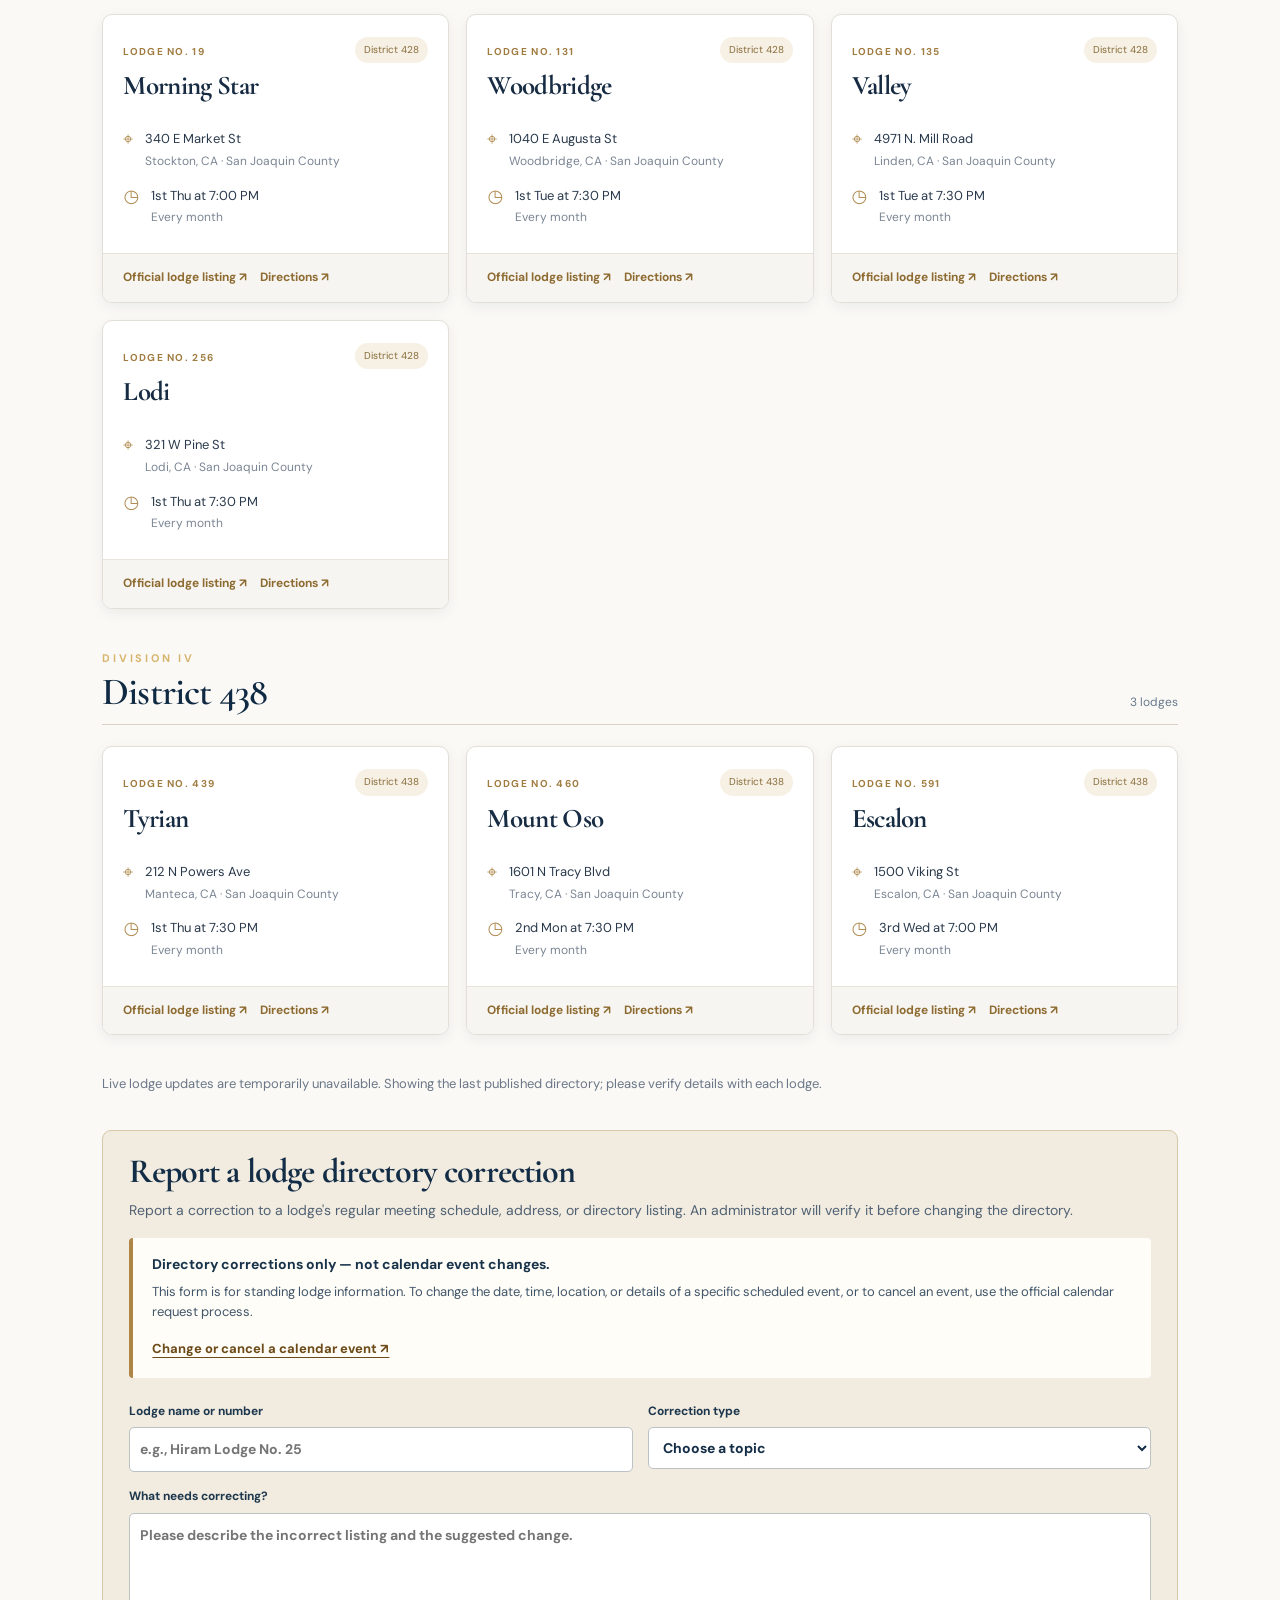
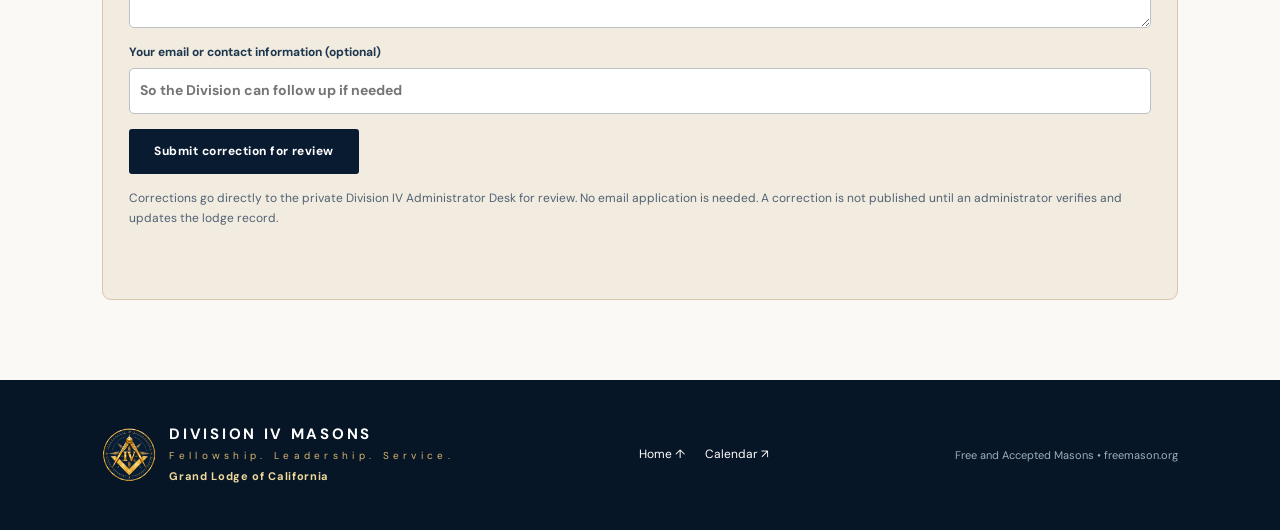
<file: lodges.html>
<!doctype html><html lang="en"><head><meta charset="utf-8"><meta name="viewport" content="width=device-width,initial-scale=1"><meta http-equiv="refresh" content="0; url=/lodges/"><title>Division IV Lodge Directory</title><link rel="canonical" href="/lodges/"></head><body><p>Page moved to <a href="/lodges/">/lodges/</a>.</p></body></html>
</file>
<file: styles.css>
@import url('https://fonts.googleapis.com/css2?family=Cormorant+Garamond:wght@400;500;600;700&family=DM+Sans:wght@400;500;600;700&display=swap');
:root{--navy:#091b31;--deep:#061323;--navylight:#142b47;--gold:#d7b56e;--goldlight:#f0d99d;--cream:#faf6ed;--ink:#172339;--muted:#637181}*{box-sizing:border-box}html{scroll-behavior:smooth;scroll-padding-top:90px}body{margin:0;color:var(--ink);font:16px/1.65 'DM Sans',system-ui,sans-serif;background:#fff}a{text-decoration:none;color:inherit}button{font:inherit}.topline{min-height:32px;background:#071626;color:#d9c59c;display:flex;align-items:center;justify-content:space-between;padding:5px clamp(20px,5vw,80px);font-size:10px;font-weight:700;letter-spacing:.15em;text-transform:uppercase}.topline a{font-size:10px;color:#e6d3a8}header{background:#0b2138;display:flex;align-items:center;justify-content:space-between;gap:26px;padding:15px clamp(20px,5vw,80px);color:white;position:sticky;top:0;z-index:20;border-bottom:1px solid #ffffff19}.identity,.footer-brand{display:flex;align-items:center;gap:12px;min-width:max-content}.identity img{width:50px;height:50px;object-fit:contain}.identity strong,.footer-brand strong{display:block;letter-spacing:.18em;font-size:15px;line-height:1.2}.identity small,.footer-brand small{display:block;color:var(--gold);letter-spacing:.43em;font-size:10px;margin-top:5px}nav{display:flex;gap:clamp(12px,1.8vw,30px);align-items:center}nav a{font-size:12px;color:#f2f2ef;white-space:nowrap}nav a:hover,.footer-links a:hover{color:var(--goldlight)}#menu-toggle{display:none;border:1px solid #ffffff45;background:transparent;color:white;padding:6px 12px;border-radius:5px}.hero{background:radial-gradient(ellipse at 85% 45%,#1a3d5d 0,#0b2138 45%,#061526 100%);color:white;min-height:570px;position:relative;overflow:hidden;display:flex;align-items:center;padding:65px clamp(24px,8vw,130px)}.hero-inner{position:relative;z-index:2;max-width:730px}.hero-mark{position:absolute;right:4%;width:min(38vw,480px);opacity:.42;filter:drop-shadow(0 15px 40px #0008)}.eyebrow,.kicker{font-size:11px;letter-spacing:.25em;font-weight:700;color:var(--gold);margin:0 0 26px}h1,h2,h3,p{margin-top:0}h1,h2,h3{font-family:'Cormorant Garamond',Georgia,serif;line-height:1.03;letter-spacing:-.025em}h1{font-size:clamp(58px,7vw,108px);font-weight:500;margin-bottom:28px}h1 em,h2 em{font-weight:500;color:var(--gold);font-style:italic}h2{font-size:clamp(42px,4.7vw,70px);font-weight:600;margin-bottom:23px}.lead{max-width:600px;font-size:17px;line-height:1.8;color:#dbe0e4}.actions{display:flex;gap:14px;flex-wrap:wrap;margin-top:35px}.btn{display:inline-flex;justify-content:center;align-items:center;gap:16px;padding:13px 25px;font-size:12px;font-weight:700;letter-spacing:.04em;border-radius:3px;transition:transform .2s,background .2s}.btn:hover{transform:translateY(-2px)}.btn.gold{background:var(--gold);color:#0a1d30}.btn.gold:hover{background:var(--goldlight)}.btn.outline{border:1px solid #afbdc9;color:white}.btn.navy{background:var(--navy);color:white}.hero-foot{display:flex;align-items:center;gap:18px;color:#b3bdd0;font-size:10px;letter-spacing:.2em;margin-top:64px}.rule{display:block;width:40px;height:1px;background:var(--gold)}.features{display:grid;grid-template-columns:repeat(3,1fr);background:#f5f1e7;padding:20px clamp(24px,5vw,80px);gap:14px}.feature{display:flex;gap:18px;align-items:center;padding:24px;border-right:1px solid #c7c0b4}.feature:last-child{border:0}.symbol{font-size:34px;color:#aa8540;flex:none}.feature span{display:flex;flex-direction:column}.feature strong{font-family:'Cormorant Garamond',Georgia,serif;font-size:26px;line-height:1.1}.feature small{font-size:12px;color:#737986;margin-top:6px}.feature b{margin-left:auto;color:#aa8540}.section{padding:105px clamp(24px,8vw,130px)}.two-col{display:grid;grid-template-columns:1fr .85fr;gap:clamp(35px,7vw,130px)}.section .kicker{color:#a7833d}.body-copy{font-size:16px;line-height:1.95;color:#5a6574;max-width:640px}.body-copy p{margin-bottom:22px}.fine{display:block;color:#88919b;font-size:12px;margin-top:22px}.dark-section{background:#0e253d;color:white}.dark-section .kicker{color:var(--gold)}.section-head{display:flex;justify-content:space-between;align-items:end;gap:50px}.section-head p:last-child{max-width:400px;color:#b1c0cc;font-size:14px;line-height:1.9}.event-panel{margin-top:25px;background:#183650;border:1px solid #36546e;padding:34px;display:flex;align-items:center;gap:25px}.event-icon{font-size:58px;color:var(--gold)}.event-panel h3{font-size:32px;margin:0 0 10px}.event-panel p{max-width:570px;color:#bdcad4;font-size:14px}.side-actions{display:flex;flex-direction:column;align-items:center;gap:12px;margin-left:auto;min-width:185px}.text-link{font-size:12px;color:var(--goldlight)}.section-intro{max-width:680px;color:#5a6574;line-height:1.9}.pill-row{display:flex;gap:15px;margin-top:40px;flex-wrap:wrap}.pill-row span{border:1px solid #d7c6a4;border-radius:99px;padding:8px 23px;color:#aa8540;font-size:12px}.cream-section{background:#f5f1e7}.contact{text-align:center;background:#112b43;color:#fff}.contact h2{margin-bottom:14px}.contact p{color:#d1d9df;max-width:600px;margin:0 auto 27px}footer{background:#071626;color:white;padding:45px clamp(24px,8vw,130px);display:flex;align-items:center;justify-content:space-between;gap:30px;flex-wrap:wrap}footer img{width:55px}footer>small{font-size:11px;color:#9faebb}.footer-links{display:flex;gap:20px;font-size:12px}@media(max-width:1050px){#menu-toggle{display:block}nav{display:none;position:absolute;top:100%;left:0;right:0;background:#0b2138;flex-direction:column;align-items:stretch;padding:18px 24px;gap:0}nav.open{display:flex}nav a{padding:10px;border-bottom:1px solid #ffffff20}header{position:sticky}.hero-mark{right:-10%;width:52vw;opacity:.25}.features{grid-template-columns:1fr}.feature{border-right:0;border-bottom:1px solid #c7c0b4}.feature:last-child{border:0}.section-head{display:block}.side-actions{margin-left:0}.event-panel{flex-wrap:wrap}}@media(max-width:670px){.topline{display:none}.hero{min-height:570px;padding-top:70px;padding-bottom:50px}.hero-mark{width:76vw;right:-25%;top:15%;opacity:.16}.hero-foot{margin-top:42px}.two-col{grid-template-columns:1fr}.section{padding:75px 25px}.event-panel{padding:20px}.side-actions{align-items:flex-start}.footer-links{flex-wrap:wrap}footer{align-items:flex-start}h1{font-size:60px}}

/* Lodge directory */
.directory-hero{background:linear-gradient(126deg,#07182b,#153452);color:white;padding:75px clamp(24px,8vw,130px) 65px}.directory-hero h1{font-size:clamp(60px,7vw,88px);margin-bottom:17px}.directory-hero p:not(.eyebrow){max-width:700px;color:#d1dce4}.directory-stat{display:flex;flex-wrap:wrap;gap:27px;margin-top:35px;color:#d1dce4;font-size:14px}.directory-stat strong{font-size:29px;font-weight:600;color:#e5cb90;font-family:"Cormorant Garamond",serif;margin-right:5px}.directory-main{padding:40px clamp(24px,8vw,130px) 80px;background:#faf9f6}.directory-tools{background:#fff;border:1px solid #e3dfd6;border-radius:12px;display:flex;align-items:end;gap:16px;flex-wrap:wrap;padding:20px;box-shadow:0 4px 20px #0815260a}.directory-tools label{display:flex;flex-direction:column;gap:6px;min-width:195px;font-size:12px;font-weight:700;color:#30445a}.directory-tools .directory-search-label{flex:1;min-width:230px}.directory-tools input,.directory-tools select{border:1px solid #c8d0d8;background:#fff;color:#152c43;border-radius:6px;padding:12px;font:inherit;font-size:14px;min-height:46px}.directory-tools input:focus,.directory-tools select:focus{outline:2px solid #cfa24f;outline-offset:1px}.directory-tools button{background:#153452;color:white;border:0;border-radius:6px;padding:13px 20px;min-height:46px;cursor:pointer}.directory-count{font-size:13px;color:#657488;margin:24px 0 5px}.district-group{margin-top:40px}.district-heading{display:flex;justify-content:space-between;align-items:end;border-bottom:1px solid #d8d0c0;margin-bottom:21px;padding-bottom:12px}.district-heading h2{font-size:clamp(31px,3vw,43px);margin:0;color:#102a43}.district-heading .kicker{margin:0 0 6px}.district-heading>span{font-size:12px;color:#69798c}.lodge-grid{display:grid;grid-template-columns:repeat(3,minmax(0,1fr));gap:17px}.lodge-card{background:#fff;border:1px solid #e2dfd7;border-radius:10px;overflow:hidden;box-shadow:0 4px 14px #091b3110;display:flex;flex-direction:column}.lodge-card-head{display:flex;justify-content:space-between;align-items:start;gap:7px;padding:22px 20px 13px}.lodge-number{font-size:10px;letter-spacing:.13em;color:#a07c40;font-weight:700}.lodge-card h3{font-size:27px;line-height:1.2;margin:7px 0 0;color:#172c43}.district-tag{font-size:10px;white-space:nowrap;background:#f7f0e4;color:#866b39;border-radius:30px;padding:5px 9px}.lodge-card-body{padding:0 20px 12px}.lodge-card-body p{display:flex;gap:12px;font-size:13px;line-height:1.65;margin:13px 0;color:#29394b}.lodge-icon{font-size:18px;color:#b18c52;line-height:1.3}.lodge-card-body small{color:#7a8593;font-size:12px}.lodge-card-actions{margin-top:auto;padding:14px 20px;background:#f7f5f1;border-top:1px solid #e9e4da;display:flex;flex-wrap:wrap;gap:13px;font-size:12px;font-weight:700;color:#8d6b31}.lodge-card-actions a:hover{text-decoration:underline}.directory-note{max-width:850px;margin:38px 0 0;color:#6b7787;font-size:13px;line-height:1.7}.directory-empty{border:1px dashed #bac5ce;border-radius:10px;padding:30px;color:#6b7886;text-align:center;background:#fff}.lodge-card[hidden],.district-group[hidden],.directory-empty[hidden]{display:none!important}nav a[aria-current="page"]{color:var(--goldlight);border-bottom:1px solid var(--goldlight)}@media(max-width:1200px){.lodge-grid{grid-template-columns:repeat(2,minmax(0,1fr))}}@media(max-width:760px){.lodge-grid{grid-template-columns:1fr}.directory-hero{padding:55px 25px}.directory-main{padding:25px 20px 65px}.directory-tools label{width:100%}.directory-tools button{width:100%}.district-heading{align-items:center}.district-heading h2{font-size:32px}}


/* Main navigation dropdowns: shared by the homepage and lodge directory. */
#main-nav{gap:clamp(9px,1.45vw,24px)}
#main-nav .nav-home,#main-nav .nav-trigger{display:inline-flex;align-items:center;gap:7px;white-space:nowrap;font-size:12px;font-weight:600;line-height:1.5}
#main-nav .nav-home{padding:12px 6px}
#main-nav .nav-trigger{border:0;border-radius:5px;background:transparent;color:#f2f2ef;cursor:pointer;padding:12px 8px}
#main-nav .nav-trigger:hover,#main-nav .nav-trigger:focus-visible,
#main-nav .nav-group.expanded>.nav-trigger,#main-nav .nav-group:hover>.nav-trigger{color:var(--goldlight)}
#main-nav .nav-trigger:focus-visible,#main-nav a:focus-visible{outline:2px solid var(--gold);outline-offset:3px}
#main-nav .nav-chevron{color:var(--gold);font-size:16px;line-height:.6;margin-top:-4px;transition:transform .18s ease}
#main-nav .nav-group.expanded .nav-chevron{transform:rotate(180deg)}
#main-nav .nav-group{display:flex;align-items:center;position:relative}
#main-nav .nav-submenu{display:none;position:absolute;top:100%;left:0;min-width:235px;padding:8px;background:#102c49;border:1px solid #ffffff26;border-top:2px solid var(--gold);border-radius:0 0 9px 9px;box-shadow:0 20px 32px #0005;z-index:30}
#main-nav .nav-group.expanded>.nav-submenu{display:block}
#main-nav .nav-submenu a{display:block;padding:11px 13px;border:0;border-radius:5px;color:#f3f3f0;font-weight:500;font-size:12px;line-height:1.45;white-space:nowrap}
#main-nav .nav-submenu a:hover,#main-nav .nav-submenu a:focus-visible{background:#ffffff12;color:var(--goldlight)}
#main-nav .nav-submenu a[aria-current="page"]{background:#ffffff10;border:0;color:var(--goldlight);font-weight:750}
@media (hover:hover) and (min-width:1051px){
  #main-nav .nav-group:hover>.nav-submenu{display:block}
}
@media (max-width:1050px){
  #main-nav{gap:0;max-height:calc(100dvh - 80px);overflow-y:auto;overscroll-behavior:contain;box-shadow:0 18px 28px #0004}
  #main-nav .nav-home{display:block;font-size:14px;padding:14px 11px;border-bottom:1px solid #ffffff22}
  #main-nav .nav-group{display:block;width:100%;border-bottom:1px solid #ffffff22}
  #main-nav .nav-trigger{display:flex;justify-content:space-between;width:100%;padding:14px 11px;font-size:14px;border-radius:0}
  #main-nav .nav-submenu{position:static;min-width:0;width:100%;padding:4px 8px 8px 18px;box-shadow:none;border:0;border-radius:0;background:#112e4b}
  #main-nav .nav-submenu a{font-size:13px;padding:11px 12px;border:0}
  #main-nav .nav-group:hover>.nav-trigger{color:#f2f2ef}
  #main-nav .nav-group.expanded>.nav-trigger{color:var(--goldlight)}
}
@media (prefers-reduced-motion:reduce){#main-nav .nav-chevron{transition:none}}


/* The Division IV calendar is embedded on its GitHub Pages calendar page. */
.calendar-hero{padding:58px clamp(24px,8vw,130px) 38px;background:linear-gradient(120deg,#07182b,#153452);color:#fff}
.calendar-hero .eyebrow{margin-bottom:16px}
.calendar-hero h1{font-size:clamp(50px,6vw,82px);margin-bottom:14px}
.calendar-hero p:not(.eyebrow){max-width:760px;color:#d5e0e9;font-size:15px;line-height:1.75;margin-bottom:0}
.calendar-main{background:#faf9f6;padding:40px clamp(24px,6vw,100px) 85px}
.calendar-container{max-width:1430px;margin:0 auto}
.calendar-intro{display:flex;align-items:end;justify-content:space-between;gap:20px;flex-wrap:wrap;margin-bottom:20px}
.calendar-intro h2{font-size:clamp(33px,3.5vw,48px);margin:0 0 7px}
.calendar-intro p{margin:0;color:#687687;font-size:13px}
.calendar-buttons{display:flex;gap:9px;flex-wrap:wrap;align-items:center}
.calendar-buttons .btn{font-size:12px;padding:11px 17px}
.calendar-embed{background:white;border:1px solid #d8dfe6;border-radius:12px;overflow:hidden;box-shadow:0 12px 35px #091b3115}
.calendar-embed iframe{display:block;width:100%;height:min(76vw,780px);min-height:640px;border:0;background:white}
.calendar-help{font-size:13px;color:#637181;margin:16px 2px 0;line-height:1.7}
.calendar-subscriptions{margin-top:32px;padding:27px 30px;background:white;border:1px solid #e2dfd7;border-radius:12px}
.calendar-subscriptions h3{font-size:30px;color:var(--navy);margin-bottom:7px}
.calendar-subscriptions p{color:#637181;font-size:14px;margin:0 0 16px}
.calendar-subscriptions .calendar-buttons a{font-size:13px;font-weight:700;color:#88692f;text-decoration:underline;text-underline-offset:3px}
.calendar-subscriptions .calendar-buttons a:hover{color:#112b43}
@media(max-width:750px){.calendar-hero{padding:45px 24px}.calendar-main{padding:24px 12px 60px}.calendar-intro{padding:0 10px}.calendar-intro h2{font-size:33px}.calendar-intro p{font-size:12px}.calendar-embed iframe{height:640px;min-height:640px}.calendar-buttons .btn{flex:1;min-width:175px;text-align:center}.calendar-subscriptions{padding:20px}.calendar-subscriptions .calendar-buttons{align-items:flex-start;flex-direction:column}}


/* Clearer mobile calendar; agenda is the initial view on phones. */
.calendar-view-controls{display:flex;gap:6px;align-items:center;flex-wrap:wrap;margin:0 0 15px}
.calendar-view-controls span{font-size:12px;color:#617084;font-weight:700;margin-right:4px}
.calendar-view-controls button{border:1px solid #c2cbd6;background:#fff;border-radius:7px;padding:9px 16px;color:#1b334b;cursor:pointer;font:600 13px 'DM Sans',sans-serif}
.calendar-view-controls button.is-active,.calendar-view-controls button[aria-pressed=true]{background:#102a43;color:white;border-color:#102a43}
.calendar-view-controls button:focus-visible{outline:3px solid #d7b56e;outline-offset:2px}
@media(max-width:750px){.calendar-view-controls{padding:0 2px}.calendar-embed iframe{min-height:540px;height:72vh;max-height:700px}}

/* Persistent one-click inspector login. */
#main-nav .nav-inspector-login{display:inline-flex;align-items:center;color:#f0d99d;border:1px solid #d7b56e88;border-radius:5px;padding:10px 13px;font-size:12px;font-weight:700;line-height:1.4}
#main-nav .nav-inspector-login:hover{background:#d7b56e1a;color:#fff}
@media(max-width:1050px){#main-nav .nav-inspector-login{display:block;border-radius:0;border:0;border-bottom:1px solid #ffffff22;padding:15px 11px;font-size:14px}}

/* Division IV identity: large home-link emblem, unified name, independent Grand Lodge link. */
header .division-brand{display:flex;align-items:center;gap:16px;min-width:0;flex-shrink:0}
header .brand-home{display:flex;align-items:center;justify-content:center;flex-shrink:0;border-radius:5px}
header .brand-home img{display:block;width:76px;height:76px;object-fit:contain}
header .brand-copy{display:flex;flex-direction:column;align-items:flex-start;gap:5px;min-width:0}
header .brand-name{color:#fff;font-family:'DM Sans',system-ui,sans-serif;font-size:clamp(17px,1.2vw,21px);font-weight:700;letter-spacing:.025em;line-height:1.2;white-space:nowrap}
header .brand-affiliation{color:var(--goldlight);font-family:'DM Sans',system-ui,sans-serif;font-size:clamp(12px,.92vw,14px);font-weight:650;letter-spacing:0;line-height:1.3;white-space:nowrap;transition:color .15s ease}
header .brand-affiliation:hover,header .brand-affiliation:focus-visible{color:#fff;text-decoration:underline;text-underline-offset:4px}
header .brand-name:hover,header .brand-name:focus-visible{color:var(--goldlight)}
header .brand-home:hover img{filter:brightness(1.15)}
header .brand-home:focus-visible,header .brand-name:focus-visible,header .brand-affiliation:focus-visible{outline:2px solid var(--gold);outline-offset:4px}
.footer-brand .division-wordmark{display:flex;flex-direction:column;align-items:flex-start;min-width:0}
.footer-brand .brand-affiliation{display:block;color:var(--goldlight);font-family:'DM Sans',system-ui,sans-serif;font-size:11px;font-weight:700;letter-spacing:.06em;line-height:1.45;margin-top:5px}
@media(max-width:1050px){header .division-brand{gap:12px}header .brand-home img{width:68px;height:68px}}
@media(max-width:670px){
 header{gap:10px;padding-left:15px;padding-right:15px}
 header .division-brand{gap:10px}
 header .brand-home img{width:55px;height:55px}
 header .brand-copy{gap:3px}
 header .brand-name{font-size:15px;letter-spacing:0}
 header .brand-affiliation{font-size:11px}
}
@media(max-width:365px){
 header .brand-home img{width:45px;height:45px}
 header .brand-name{font-size:13px}
 header .brand-affiliation{font-size:10px}
}
@media(prefers-reduced-motion:reduce){header .brand-affiliation{transition:none}}

/* Homepage live upcoming events (read-only, published calendar records). */
.upcoming-section{padding-top:76px;padding-bottom:82px}
.upcoming-heading{display:flex;justify-content:space-between;align-items:end;gap:28px;margin-bottom:30px}
.upcoming-heading>div{max-width:720px}
.upcoming-heading .kicker{margin-bottom:16px}
.upcoming-heading h2{font-size:clamp(40px,4.5vw,64px);margin:0}
.upcoming-heading>p{max-width:345px;font-size:14px;line-height:1.8;color:#bdcad4;margin:0 0 5px}
.upcoming-grid{display:grid;grid-template-columns:repeat(2,minmax(0,1fr));gap:16px}
.upcoming-card{display:flex;align-items:stretch;gap:22px;background:#173650;border:1px solid #385470;border-radius:6px;padding:24px;min-width:0;transition:border-color .18s ease,transform .18s ease}
.upcoming-card:hover{border-color:#c8a45d;transform:translateY(-2px)}
.upcoming-date{min-width:73px;border-right:1px solid #ffffff29;padding:2px 20px 0 0;display:flex;flex-direction:column;align-items:center;text-align:center;justify-content:flex-start;color:var(--goldlight)}
.upcoming-month{font-size:11px;font-weight:750;letter-spacing:.18em}
.upcoming-day{font-family:'Cormorant Garamond',Georgia,serif;font-size:53px;font-weight:600;line-height:.98;margin:3px 0}
.upcoming-weekday{font-size:12px;color:#d6dfe7}
.upcoming-details{display:flex;flex-direction:column;align-items:flex-start;min-width:0;flex:1}
.upcoming-details h3{font-size:clamp(22px,2.1vw,30px);line-height:1.1;font-weight:600;margin:0 0 15px;overflow-wrap:anywhere}
.upcoming-meta{font-size:13px;color:#d4e0e9;line-height:1.6;margin:0 0 4px;overflow-wrap:anywhere}
.upcoming-card-link{display:inline-block;margin-top:auto;padding-top:14px;color:var(--goldlight);font-size:12px;font-weight:700;text-decoration:underline;text-underline-offset:4px}
.upcoming-card-link:hover{color:white}
.upcoming-card-link:focus-visible{outline:2px solid var(--goldlight);outline-offset:5px}
.upcoming-status{padding:28px 30px;color:#e1e7ec;border:1px solid #385470;background:#173650;border-radius:6px;font-size:14px;margin:0}
.upcoming-status.is-error{color:#f3ddbe}
.upcoming-footer{display:flex;justify-content:space-between;align-items:center;gap:24px;margin-top:25px}
.upcoming-footer span{font-size:12px;line-height:1.7;color:#bdcad4}
@media(max-width:1120px){.upcoming-heading{display:block}.upcoming-heading>p{max-width:650px;margin-top:16px}}
@media(max-width:850px){.upcoming-grid{grid-template-columns:1fr}}
@media(max-width:670px){
 .upcoming-section{padding-top:58px;padding-bottom:64px}
 .upcoming-heading h2{font-size:44px}
 .upcoming-card{padding:18px;gap:15px}
 .upcoming-date{min-width:62px;padding-right:14px}
 .upcoming-day{font-size:44px}
 .upcoming-details h3{font-size:24px}
 .upcoming-footer{align-items:flex-start;flex-direction:column;gap:18px}
}
@media(prefers-reduced-motion:reduce){.upcoming-card{transition:none}.upcoming-card:hover{transform:none}}

/* Homepage refresh: controlled widths, measured spacing and a balanced navy/ivory/gold palette. */
.hero{min-height:510px;padding-top:55px;padding-bottom:55px}
.hero-foot{margin-top:43px}
.upcoming-section{background:#102941;padding:62px clamp(22px,5vw,84px) 66px}
.upcoming-inner{width:100%;max-width:1360px;margin:0 auto}
.upcoming-heading{display:block;max-width:900px;margin:0 0 26px}
.upcoming-heading>div{max-width:none}
.upcoming-heading h2{font-size:clamp(38px,4.2vw,59px);line-height:1.09;margin:0}
.upcoming-heading .kicker{margin-bottom:12px}
.upcoming-heading>p{max-width:650px;margin:12px 0 0;color:#d0d9e2;font-size:15px;line-height:1.6}
.upcoming-grid{gap:14px}
.upcoming-card{gap:20px;padding:20px 22px;background:#1b3953;border-color:#3c5771;border-radius:5px}
.upcoming-date{min-width:78px;padding-right:20px}
.upcoming-day{font-size:50px}
.upcoming-details h3{font-size:clamp(23px,2vw,28px);line-height:1.14;margin-bottom:10px}
.upcoming-meta{line-height:1.55;font-size:13px;margin:0 0 5px}
.upcoming-host{color:#f0d99d;font-weight:700}
.upcoming-time{font-weight:700;color:#fff}
.upcoming-location{color:#c8d7e3}
.upcoming-card-link{padding-top:8px}
.upcoming-footer{margin-top:19px}
.division-overview{background:linear-gradient(180deg,#f0e8d9 0%,#e9dfcd 100%);border-top:1px solid #d5c4a3;border-bottom:1px solid #d5c4a3;padding:69px clamp(24px,6vw,94px) 76px;scroll-margin-top:90px}
.overview-inner{display:grid;grid-template-columns:minmax(0,1.1fr) minmax(0,.9fr);align-items:center;gap:clamp(30px,6vw,92px);max-width:1320px;margin:0 auto}
.division-overview .kicker{color:#9d783d;margin:0 0 13px}
.overview-main h2{color:#142d46;font-size:clamp(42px,4.2vw,59px);line-height:1.08;margin:0 0 21px}
.overview-main p:not(.kicker){max-width:690px;font-size:15px;line-height:1.77;color:#48596b;margin:0 0 14px}
.overview-main p.overview-lead{font-size:17px;color:#263a50}
.overview-grand-link{display:inline-block;margin-top:12px;font-size:13px;font-weight:700;color:#856123;text-decoration:underline;text-underline-offset:4px}
.overview-grand-link:hover{color:#142d46}
.overview-lodges{scroll-margin-top:100px;background:#fffdf8;border:1px solid #d7c6a7;border-left:4px solid #c4a05c;border-radius:6px;padding:27px 32px 30px;box-shadow:0 12px 32px #10253c0b}
.overview-count{font-family:'Cormorant Garamond',Georgia,serif;font-size:68px;line-height:1;color:#a07b3f;font-weight:600;margin:0 0 9px}
.overview-count span{font:700 12px/1.5 'DM Sans',system-ui,sans-serif;letter-spacing:.12em;text-transform:uppercase;color:#6b7480}
.overview-lodges h3{font-size:clamp(30px,2.9vw,40px);color:#142d46;line-height:1.13;margin:0 0 12px}
.overview-lodges p:not(.kicker){color:#526073;font-size:14px;line-height:1.7;margin:0 0 20px}
.overview-lodges .btn.navy{background:#142d46;font-size:12px}
.overview-lodges .btn.navy:hover{background:#23486b;color:#fff}
.homepage-cta{background:#0e253d;color:#fff;padding:46px clamp(24px,6vw,94px) 50px;scroll-margin-top:90px}
.homepage-cta-inner{max-width:1320px;margin:0 auto;display:flex;justify-content:space-between;align-items:center;gap:34px}
.homepage-cta .kicker{color:#dfba73;margin:0 0 12px}
.homepage-cta h2{font-size:clamp(33px,3.1vw,48px);line-height:1.15;margin:0 0 9px}
.homepage-cta p:not(.kicker){font-size:14px;color:#ccd7e1;line-height:1.65;margin:0;max-width:620px}
.homepage-cta-actions{display:flex;gap:12px;flex-wrap:wrap;flex-shrink:0}
.homepage-cta-actions .btn{font-size:12px;padding:12px 19px}
.homepage-cta-actions .btn.outline:hover{background:#ffffff15}
@media(max-width:900px){
 .overview-inner{grid-template-columns:1fr;gap:27px}
 .overview-lodges{max-width:650px;width:100%}
 .homepage-cta-inner{align-items:flex-start;flex-direction:column;gap:23px}
}
@media(max-width:670px){
 .hero{min-height:0;padding-top:64px;padding-bottom:55px}
 .upcoming-section{padding:49px 22px 54px}
 .upcoming-heading h2{font-size:43px}
 .upcoming-heading>p{font-size:14px}
 .upcoming-card{padding:17px;gap:14px}
 .upcoming-date{min-width:66px;padding-right:12px}
 .upcoming-details h3{font-size:23px}
 .division-overview{padding:55px 22px 61px}
 .overview-main h2{font-size:46px}
 .overview-main p:not(.kicker){font-size:14px}
 .overview-main p.overview-lead{font-size:16px}
 .overview-lodges{padding:23px 24px 26px}
 .overview-count{font-size:61px}
 .homepage-cta{padding:43px 22px 48px}
 .homepage-cta-actions{width:100%}
 .homepage-cta-actions .btn{flex:1;min-width:155px}
}

/* Homepage palette re-balance: warm calendar panel above deep blue Division overview. */
.upcoming-section{
 background:linear-gradient(180deg,#f0e8d9 0%,#e8dcc5 100%);
 border-top:1px solid #d9c8a9;
 border-bottom:1px solid #d5c09b;
 color:#142d46
}
.upcoming-section .kicker{color:#805f2c}
.upcoming-section h2{color:#142d46}
.upcoming-section h2 em{color:#825b24}
.upcoming-section .upcoming-heading>p{color:#46596a}
.upcoming-section .upcoming-card{
 background:#fffdf8;
 color:#142d46;
 border-color:#d3c2a5;
 box-shadow:0 7px 22px #3428140c
}
.upcoming-section .upcoming-card:hover{border-color:#9c793e;box-shadow:0 9px 25px #34281419}
.upcoming-section .upcoming-date{color:#966a2e;border-right-color:#ddcba9}
.upcoming-section .upcoming-weekday{color:#516273}
.upcoming-section .upcoming-details h3{color:#142d46}
.upcoming-section .upcoming-meta{color:#526273}
.upcoming-section .upcoming-host{color:#805b23}
.upcoming-section .upcoming-time{color:#142d46}
.upcoming-section .upcoming-location{color:#526273}
.upcoming-section .upcoming-card-link{color:#79551f}
.upcoming-section .upcoming-card-link:hover{color:#142d46}
.upcoming-section .upcoming-card-link:focus-visible{outline-color:#79551f}
.upcoming-section .upcoming-status{color:#253950;background:#fffdf8;border-color:#d3c2a5}
.upcoming-section .upcoming-status.is-error{color:#823d2c}
.upcoming-section .upcoming-footer span{color:#526273}
.division-overview{
 background:linear-gradient(140deg,#163954 0%,#0e2943 100%);
 color:#f3f6f8;
 border-top:0;
 border-bottom:1px solid #ffffff22
}
.division-overview .kicker{color:#f0d99d}
.division-overview .overview-main h2{color:#fff}
.division-overview .overview-main h2 em{color:#e5c587}
.division-overview .overview-main p:not(.kicker){color:#d1dde7}
.division-overview .overview-main p.overview-lead{color:#f3f6f9}
.division-overview .overview-grand-link{color:#f0d99d}
.division-overview .overview-grand-link:hover{color:#fff}
.division-overview .overview-grand-link:focus-visible{outline:2px solid #f0d99d;outline-offset:4px}
.division-overview .overview-lodges{background:#fffdf8;border-color:#d7c6a7;border-left-color:#c4a05c}
.division-overview .overview-lodges .kicker{color:#8d6a34}
.homepage-cta{background:#081e33;border-top:1px solid #cfad69}

/* Mobile-first published event directory, correction request, and admin operations. */
#events-list{background:#fff;border:1px solid #e2d8c7;border-radius:10px;padding:26px;margin-bottom:30px;scroll-margin-top:100px}
.public-events-intro{display:flex;justify-content:space-between;align-items:center;gap:20px;margin-bottom:18px}
.public-events-intro h3{font-size:34px;color:#142d46;margin:5px 0 8px}
.public-events-intro .kicker{margin:0}
.public-events-intro p{color:#526273;font-size:14px;margin:0}
#events-list-count{color:#79551f;font-weight:700;font-size:13px;white-space:nowrap}
.public-event-filters{display:grid;grid-template-columns:repeat(4,minmax(0,1fr));gap:12px;align-items:end;margin:23px 0 17px}
.public-event-filters label{display:flex;flex-direction:column;gap:5px;font-size:12px;font-weight:700;color:#24394f;min-width:0}
.public-event-filters select,.public-event-filters input{border:1px solid #c8cdd2;background:white;border-radius:5px;padding:11px 9px;font:inherit;font-size:13px;min-height:45px;max-width:100%;width:100%;color:#162c41}
.public-event-filters button{grid-column:1 / -1;justify-self:start;cursor:pointer}
.public-events-results{display:grid;grid-template-columns:repeat(2,minmax(0,1fr));gap:12px}
.public-event-card{display:flex;gap:16px;padding:20px;background:#faf9f6;border:1px solid #e0d5c3;border-radius:7px}
.public-event-date{min-width:73px;border-right:1px solid #d9cdb8;padding-right:16px;color:#926927;text-align:center;display:flex;flex-direction:column;font-size:12px}
.public-event-date strong{font:600 26px/1.15 'Cormorant Garamond',Georgia,serif}
.public-event-body{min-width:0}
.public-event-type{display:block;color:#8d6b32;font-size:11px;font-weight:750;letter-spacing:.07em;text-transform:uppercase}
.public-event-body h3{font-size:26px;line-height:1.1;margin:7px 0 11px;color:#142d46}
.public-event-body h3 a{text-decoration:underline;text-decoration-color:#d2b577;text-underline-offset:5px}
.public-event-body h3 a:hover{color:#856227}
.public-event-info{color:#485869;font-size:13px;line-height:1.5;margin:0 0 5px}
.public-event-district{font-size:11px;color:#84622a;font-weight:700}
.public-events-empty{grid-column:1/-1;padding:19px;background:#faf9f6;color:#526273;border-radius:5px}
.public-events-status{font-size:13px;color:#8b5437;margin-bottom:10px}
.public-event-dialog{max-width:690px;width:min(92vw,690px);max-height:86vh;overflow:auto;border-radius:9px;border:1px solid #d2bd97;padding:30px 34px;color:#142d46;box-shadow:0 20px 60px #06162666}
.public-event-dialog::backdrop{background:#071b2cbb}
.public-event-dialog h2{font-size:clamp(32px,4vw,45px);margin:12px 35px 19px 0}
.public-event-close{float:right;border:1px solid #b8c2c9;border-radius:4px;background:#fff;color:#142d46;padding:7px 13px;cursor:pointer;font-size:17px}
.public-event-detail-line{font-size:14px;line-height:1.6;margin-bottom:9px}
.public-event-description{border-top:1px solid #e5dccb;margin-top:21px;padding-top:17px;font-size:14px;line-height:1.7}
.public-event-calendar-label{font-size:14px;font-weight:700;color:#142d46;margin:23px 0 9px}
.public-event-detail-actions{display:flex;align-items:center;flex-wrap:wrap;gap:10px;margin-top:0}
.public-event-detail-actions .btn{font:700 13px/1.4 'DM Sans',system-ui,sans-serif;min-height:44px;padding:11px 16px;border-radius:6px;text-align:center;white-space:normal}
.public-event-detail-actions .btn.outline{color:#142d46;background:#fff;border:1px solid #ad955f}
.public-event-detail-actions .btn:focus-visible{outline:3px solid #b38738;outline-offset:3px}
.public-event-calendar-note{color:#657485;font-size:12px;line-height:1.6;margin:12px 0 0}
@media(max-width:480px){.public-event-detail-actions{flex-direction:column;align-items:stretch}.public-event-detail-actions .btn{width:100%}}
.nav-division-direct{font-size:12px;color:#f2f2ef;white-space:nowrap}
.nav-division-direct:hover{color:var(--goldlight)}
#lodge-correction{scroll-margin-top:90px;padding:23px 26px;margin:34px 0 0;background:#f1ebe0;border:1px solid #d8c8aa;border-radius:9px}
#lodge-correction h3{color:#142d46;font-size:34px;margin:0 0 10px}
#lodge-correction p{color:#516273;font-size:14px;margin:0 0 16px}
.lodge-correction-grid{display:grid;grid-template-columns:repeat(2,minmax(0,1fr));gap:15px}
.lodge-correction-grid label{display:flex;flex-direction:column;gap:6px;font-size:12px;font-weight:700;color:#1d374d}
.lodge-correction-grid input,.lodge-correction-grid select,.lodge-correction-grid textarea{border:1px solid #bbc1c5;border-radius:5px;background:white;padding:10px;font:inherit;font-size:14px;color:#142d46;width:100%}
.lodge-correction-grid .wide{grid-column:1/-1}
.lodge-correction-grid .btn{border:0;cursor:pointer;justify-self:start}
.lodge-correction-note{font-size:12px!important}
#lodge-correction-status{font-size:13px;font-weight:650;color:#153954}
.operations-checklist{padding:20px 22px;border:1px solid #d1dce4;background:#f5f8fa;border-radius:8px;margin-bottom:24px}
.operations-checklist h3{margin:0 0 12px;color:#142d46}
.operations-checklist li{margin:8px 0;line-height:1.6;font-size:14px}
.operations-checklist a{color:#23496c;text-decoration:underline}
@media(max-width:1050px){#main-nav .nav-division-direct{font-size:14px;padding:14px 11px;border-bottom:1px solid #ffffff22;display:block}}
@media(max-width:850px){.public-event-filters{grid-template-columns:repeat(2,minmax(0,1fr))}.public-events-results{grid-template-columns:1fr}}
@media(max-width:600px){#events-list{padding:18px;margin-bottom:25px}.public-events-intro{flex-direction:column;align-items:flex-start;gap:7px}.public-event-filters{grid-template-columns:1fr}.public-event-card{padding:16px;gap:12px}.public-event-date{min-width:62px;padding-right:12px}.public-event-dialog{padding:20px}.lodge-correction-grid{grid-template-columns:1fr}#lodge-correction{padding:18px 17px}}

/* Entire upcoming event card opens its public details. */
.upcoming-card-clickable{cursor:pointer}
.upcoming-card-clickable:focus-visible{outline:3px solid #916b34;outline-offset:3px}

/* Concealed antispam field: visible only to automated form fillers. */
.correction-honeypot{position:absolute!important;left:-9999px!important;width:1px;height:1px;overflow:hidden}

/* Make the boundary between lodge records and individual calendar events explicit. */
.correction-scope{border-left:4px solid #ad8544;background:#fffdf7;border-radius:4px;padding:16px 19px;margin:16px 0 24px;color:#22394e}
.correction-scope strong{display:block;font-size:14px;line-height:1.5;color:#18334a}
#lodge-correction .correction-scope p{margin:7px 0 12px;color:#41566a;font-size:13px;line-height:1.6}
.correction-event-link{display:inline-block;color:#6d4b19;text-decoration:underline;text-underline-offset:4px;font-size:13px;font-weight:750}
.correction-event-link:hover{color:#132e45}
.correction-event-link:focus-visible{outline:2px solid #926b2c;outline-offset:4px}


/* Division IV month calendar: reference-inspired two-column date grid + event timeline. */
.visually-hidden{position:absolute!important;width:1px;height:1px;overflow:hidden;clip:rect(0,0,0,0);white-space:nowrap}
.calendar-hero{padding-top:36px;padding-bottom:31px}
.calendar-hero h1{font-size:clamp(43px,5vw,67px)}
.calendar-main{background:#fff;padding-top:38px}
.calendar-intro{margin-bottom:35px}
.division-calendar-board{margin:0 auto 38px;scroll-margin-top:90px}
.calendar-browser-layout{display:grid;grid-template-columns:minmax(0,1.04fr) minmax(0,1fr);column-gap:clamp(26px,5vw,78px);align-items:start}
.calendar-month-side{min-width:0}
.calendar-month-toolbar{display:grid;grid-template-columns:96px minmax(135px,1fr) 96px;align-items:center;gap:12px;margin-bottom:18px}
.month-arrow{background:#fff;color:#173149;border:1px solid #1d303d;border-radius:25px;min-height:42px;padding:7px 14px;font-size:21px;line-height:1;cursor:pointer;transition:background .15s,color .15s}
.month-arrow:hover{background:#193a52;color:#fff}
.month-arrow:focus-visible,.month-date:focus-visible,.month-event-row:focus-visible{outline:3px solid #b9985b;outline-offset:2px}
.calendar-month-picker{justify-self:center;max-width:100%}
.calendar-month-picker input{border:0;background:transparent;color:#152b40;font:650 16px/1.3 'DM Sans',system-ui,sans-serif;letter-spacing:.01em;text-align:center;box-sizing:border-box;min-width:0;width:220px;max-width:100%;padding:7px 34px 7px 12px;cursor:pointer}
.calendar-weekday-row{display:grid;grid-template-columns:repeat(7,minmax(0,1fr));border:1px solid #d9dadd;border-bottom:0;background:#fff}
.calendar-weekday-row span{font-size:13px;font-weight:750;text-align:center;color:#132d42;padding:15px 1px;border-right:1px solid #d9dadd}
.calendar-weekday-row span:last-child{border-right:0}
.calendar-days-grid{display:grid;grid-template-columns:repeat(7,minmax(0,1fr));border-left:1px solid #d9dadd;border-top:1px solid #d9dadd;background:#fff}
.calendar-days-grid>.month-date,.calendar-days-grid>.month-blank{aspect-ratio:1 / 1;min-height:58px;border:0;border-right:1px solid #d9dadd;border-bottom:1px solid #d9dadd;position:relative;display:flex;justify-content:center;align-items:center;padding:4px;background:#fff}
.calendar-days-grid>.month-date{cursor:pointer;color:#19344d;font-size:15px;transition:background .13s}
.calendar-days-grid>.month-date:hover{background:#f6f0e7}
.month-date-number{display:grid;place-items:center;width:44px;height:44px;border-radius:50%;position:relative;z-index:1}
.month-date.has-events .month-date-number{background:#f0d9df;color:#1b2c41}
.month-date.selected .month-date-number{background:#8b2945!important;color:#fff}
.month-date.today .month-date-number{outline:2px solid #9b7941;outline-offset:2px}
.month-date-mark{display:none}
.calendar-feed-loading{padding:12px;font-size:13px;color:#68788a}
.calendar-legend{display:flex;justify-content:center;align-items:center;flex-wrap:wrap;gap:12px 20px;margin:17px 0 0;color:#78818d;font-size:12px}
.calendar-legend>span{display:flex;align-items:center;gap:8px}
.legend-dot,.legend-selected,.legend-today{display:inline-block;width:17px;height:17px;border-radius:50%;flex-shrink:0}
.legend-dot{background:#f0d9df}
.legend-selected{background:#8b2945;outline:3px solid #f0d9df;outline-offset:2px}
.legend-today{border:2px solid #9b7941}
.month-side-actions{display:flex;gap:13px;justify-content:center;margin-top:17px}
.month-side-actions button{border:0;background:transparent;color:#775a30;text-decoration:underline;text-underline-offset:3px;font-size:12px;font-weight:700;cursor:pointer}
.month-side-actions button[hidden]{display:none}
.calendar-events-side{min-width:0}
.calendar-list-top{display:flex;justify-content:space-between;align-items:start;gap:25px;margin:0 0 17px}
.calendar-list-top .kicker{font-size:11px;letter-spacing:.15em;color:#997743;margin:0 0 7px}
.calendar-list-top h3{font:500 clamp(38px,3.3vw,56px)/1.08 'Cormorant Garamond',Georgia,serif;color:#122b43;margin:0 0 8px}
.month-list-subtitle{font-size:12px;color:#707c88;margin:0}
.month-filter{display:flex;flex-direction:column;min-width:165px;max-width:220px;gap:7px;color:#25394d;font-size:13px}
.month-filter select,.month-filter-grid select{min-height:43px;background:#fff;border:1px solid #d7dadb;border-radius:4px;color:#21384d;font:inherit;font-size:14px;padding:8px 34px 8px 10px;width:100%}
.month-advanced-filters{border-bottom:1px solid #eee9e2;margin-bottom:10px;padding-bottom:9px}
.month-advanced-filters>summary{font-size:12px;color:#7e5b26;cursor:pointer;display:list-item;list-style-position:inside}
.month-filter-grid{display:grid;grid-template-columns:repeat(2,minmax(0,1fr)) auto;gap:10px;align-items:end;padding:12px 0 6px}
.month-filter-grid label{display:flex;flex-direction:column;gap:4px;color:#4c5a65;font-size:12px}
.month-filter-grid button{border:1px solid #d6c39e;background:#faf7f1;color:#644925;padding:11px 13px;border-radius:4px;font-size:12px;font-weight:750;cursor:pointer}
.month-events-message{font-size:12px;color:#845d27;margin-bottom:8px}
.month-events-message:empty{display:none}
.month-event-list{display:flex;flex-direction:column;min-height:260px}
.month-event-row{display:grid;grid-template-columns:82px minmax(0,1fr) auto;gap:18px;align-items:start;width:100%;min-width:0;text-align:left;padding:22px 6px 22px 0;border:0;border-bottom:1px solid #e3e3e1;background:#fff;color:#102b43;cursor:pointer;transition:background .15s}
.month-event-row:hover{background:#faf7f2}
.month-event-date{display:flex;flex-direction:column;align-items:center;justify-content:center;min-height:82px;padding:11px 6px;background:#f2eee7}
.month-event-mon{font-size:10px;font-weight:750;letter-spacing:.09em}
.month-event-num{font:500 40px/1.04 'Cormorant Garamond',Georgia,serif}
.month-event-content{min-width:0;display:flex;flex-direction:column;gap:9px;padding-top:2px}
.month-event-name{font:600 17px/1.43 'DM Sans',system-ui,sans-serif;color:#112c46}
.month-event-meta{display:flex;align-items:center;flex-wrap:wrap;gap:6px 15px;color:#546477;font-size:12px;line-height:1.6}
.month-event-host{color:#897247;font-size:11px;line-height:1.4}
.month-event-badge{display:inline-flex;justify-self:end;background:#f0ede3;color:#755b2d;padding:7px 9px;border-radius:4px;font-size:11px;white-space:nowrap;margin-top:4px}
.month-events-empty{border:1px dashed #d8cfc1;background:#fcfaf6;padding:24px;color:#5f6b76;font-size:14px;line-height:1.7}
.google-calendar-drawer{border:1px solid #dbd4c8;border-radius:8px;background:#faf8f4;padding:0 20px;margin-top:28px}
.google-calendar-drawer>summary{padding:17px 0;cursor:pointer;font-size:15px;font-weight:700;color:#18354b}
.google-calendar-drawer>summary span{display:block;font-weight:450;color:#6b7986;font-size:12px;margin-top:4px}
.google-calendar-drawer[open]{padding-bottom:22px}
.google-calendar-drawer .calendar-view-controls{margin-bottom:15px}
@media(max-width:1050px){.calendar-browser-layout{gap:26px}.calendar-month-toolbar{grid-template-columns:68px minmax(135px,1fr) 68px}.month-date-number{width:36px;height:36px}.month-event-row{grid-template-columns:65px minmax(0,1fr);gap:13px}.month-event-badge{grid-column:2;justify-self:start;margin:0}.month-event-date{min-height:72px}.month-event-num{font-size:33px}}
@media(max-width:850px){.calendar-browser-layout{grid-template-columns:1fr;gap:40px}.calendar-month-side{max-width:650px;width:100%;margin:0 auto}.calendar-days-grid>.month-date,.calendar-days-grid>.month-blank{min-height:49px}.calendar-events-side{width:100%}.month-event-row{grid-template-columns:77px minmax(0,1fr) auto}.month-event-badge{grid-column:auto;margin-top:4px}}
@media(max-width:600px){.calendar-hero{padding:31px 22px}.calendar-main{padding:25px 18px 60px}.calendar-intro{margin-bottom:24px}.calendar-browser-layout{gap:30px}.calendar-month-toolbar{grid-template-columns:45px minmax(0,1fr) 45px;gap:7px}.month-arrow{min-height:38px;font-size:20px;padding:5px 7px}.calendar-month-picker{width:100%}.calendar-month-picker input{font-size:14px;min-width:0;width:100%;max-width:192px;padding:7px 26px 7px 5px}.calendar-weekday-row span{padding:11px 0;font-size:11px}.calendar-days-grid>.month-date,.calendar-days-grid>.month-blank{min-height:43px}.month-date-number{height:32px;width:32px;font-size:13px}.calendar-legend{gap:12px;font-size:11px}.calendar-list-top{gap:13px;flex-wrap:wrap}.calendar-list-top h3{font-size:43px}.month-filter{min-width:150px;flex:1}.month-filter-grid{grid-template-columns:1fr 1fr}.month-filter-grid button{grid-column:1/-1}.month-event-row{grid-template-columns:65px minmax(0,1fr);padding:17px 0;gap:12px}.month-event-badge{grid-column:2;justify-self:start;margin:0}.month-event-name{font-size:15px}.month-event-meta{gap:4px 12px;font-size:11px}.month-event-date{min-height:71px}.month-event-num{font-size:34px}.google-calendar-drawer{padding:0 13px}}

/* Homepage: unobtrusive, on-brand Home Screen setup section above the footer. */
.home-install{background:#f5f1e7;border-top:1px solid #e4ddcc;padding:54px clamp(24px,6vw,94px) 48px;scroll-margin-top:110px}
.home-install-inner{max-width:1320px;margin:0 auto}
.home-install-heading{max-width:940px}
.home-install .kicker{color:#8b692f;margin:0 0 9px;font-size:10px}
.home-install h2{font-size:clamp(34px,3.5vw,50px);color:#0b2138;margin:0 0 10px}
.home-install-heading p:not(.kicker){font-size:14px;color:#495b6a;line-height:1.7;max-width:720px;margin:0}
.home-install-devices{display:grid;grid-template-columns:repeat(2,minmax(0,1fr));gap:18px;margin:27px 0 17px}
.home-install-device{border:1px solid #ddd4c5;border-top:3px solid #d7b56e;background:#fff;padding:20px 23px;border-radius:5px}
.home-install-device h3{font:600 28px/1.18 'Cormorant Garamond',Georgia,serif;color:#0b2138;margin:0 0 8px}
.home-install-device p{font-size:13px;line-height:1.75;color:#435365;margin:0}
.home-install-device strong{color:#142b47}
.home-install-note{color:#5d6a76;font-size:12px;line-height:1.7;margin:0}
@media(max-width:700px){
 .home-install{padding:38px 20px 39px}
 .home-install h2{font-size:36px}
 .home-install-devices{grid-template-columns:1fr;gap:12px;margin-top:22px}
 .home-install-device{padding:18px}
}
@media(max-width:400px){.home-install h2{font-size:34px}}

.division-newsletter-box{margin:34px 0 0;padding:26px 30px;border:1px solid #ded1b6;border-radius:12px;background:#faf6ed;color:#142d46}
.division-newsletter-box h3{font-size:30px;margin:0 0 10px}
.division-newsletter-box p{font-size:14px;margin:0 0 12px}
.division-newsletter-box .kicker{margin-bottom:5px}
.division-newsletter-box form{display:flex;gap:10px;align-items:end;flex-wrap:wrap;margin:15px 0 0}
.division-newsletter-box form[hidden]{display:none}
.division-newsletter-box label{font-size:13px;font-weight:700}
.division-newsletter-box input[type=email]{min-width:220px;flex:1;border:1px solid #bcb6a6;border-radius:5px;padding:12px;background:#fff;font:inherit}
.division-newsletter-box button{min-height:44px}
.division-newsletter-box .division-newsletter-status{margin:12px 0 0;font-weight:600}
.division-newsletter-box .division-newsletter-privacy{font-size:12px;color:#657485;margin:10px 0 0}
.division-newsletter-honeypot{position:absolute!important;left:-9999px!important;opacity:0;height:1px;width:1px;pointer-events:none}


/* Homepage newsletter signup: one public opt-in form, linked from shared navigation. */
.home-newsletter{background:#fffdf8;padding:62px clamp(22px,6vw,94px) 68px;border-top:1px solid #e9dfcf;scroll-margin-top:110px}
.home-newsletter-inner{max-width:1320px;margin:0 auto;display:grid;grid-template-columns:minmax(0,1.1fr) minmax(340px,.9fr);align-items:center;gap:clamp(26px,5vw,80px)}
.home-newsletter-copy .kicker{color:#8b692f;margin:0 0 14px}
.home-newsletter-copy h2{font-size:clamp(37px,4vw,58px);line-height:1.05;color:#122b43;margin:0 0 20px}
.home-newsletter-copy h2 em{color:#966f32}
.home-newsletter-copy>p:not(.kicker){font-size:15px;line-height:1.85;max-width:650px;color:#435667;margin:0 0 14px}
.home-newsletter-copy .home-newsletter-free{font-size:12px!important;font-weight:700;color:#826132!important}
.home-newsletter .home-newsletter-card{margin:0;padding:30px 33px;background:#f8f2e5;box-shadow:0 12px 38px #15263b12}
.home-newsletter .home-newsletter-card h3{font-size:35px;line-height:1.1}
.home-newsletter .home-newsletter-card form{display:grid;grid-template-columns:minmax(0,1fr) auto;align-items:end;gap:10px}
.home-newsletter .home-newsletter-card form[hidden]{display:none}
.home-newsletter .home-newsletter-card label{grid-column:1/-1}
.home-newsletter .home-newsletter-card input[type=email]{width:100%;min-width:0;min-height:46px}
.home-newsletter .home-newsletter-card button{min-height:46px}
.calendar-newsletter-link{margin:32px 0 0;padding:18px 22px;background:#f8f2e5;border:1px solid #e1d6bf;border-radius:8px;color:#142b47}
.calendar-newsletter-link p{font-size:14px;line-height:1.65;margin:0}
.calendar-newsletter-link a{color:#795520;font-weight:700;text-decoration:underline;text-underline-offset:3px}
.calendar-newsletter-link a:hover{color:#142b47}
.calendar-newsletter-link .division-newsletter-status:not([hidden]){margin-top:12px;font-weight:700}
@media(max-width:850px){.home-newsletter-inner{grid-template-columns:1fr;gap:24px}.home-newsletter{padding:48px 23px 55px}}
@media(max-width:480px){.home-newsletter .home-newsletter-card{padding:24px 20px}.home-newsletter .home-newsletter-card form{grid-template-columns:1fr}.home-newsletter .home-newsletter-card label{grid-column:1}.home-newsletter .home-newsletter-card button{width:100%}.home-newsletter-copy h2{font-size:37px}}

/* Homepage events and stated meetings: one tan band, matching light cards. */
.home-division-events{margin-top:27px}
.upcoming-subheading,.home-stated-heading{
 display:flex;justify-content:space-between;align-items:end;
 gap:22px;margin-bottom:21px
}
.upcoming-subheading h3,.home-stated-heading h3{
 font:600 clamp(31px,3.2vw,44px)/1.1 'Cormorant Garamond',Georgia,serif;
 color:#142d46;margin:0 0 7px
}
.upcoming-subheading p,.home-stated-heading>div:first-child>p{
 color:#516273;font-size:14px;line-height:1.65;margin:0
}
.home-stated-meetings{
 margin-top:45px;padding-top:31px;
 border-top:1px solid #cdbc9d;
 background:transparent;color:#142d46;scroll-margin-top:100px
}
.home-stated-heading>.home-stated-week-controls{flex:0 0 auto}
.home-stated-week-controls{
 display:flex;align-items:center;gap:10px;min-width:288px;padding:5px;
 background:#fffdf8;border:1px solid #d3c2a5;border-radius:5px
}
.home-stated-week-controls strong{
 text-align:center;flex:1;white-space:nowrap;
 font:700 13px/1.5 'DM Sans',system-ui,sans-serif;color:#142d46
}
.home-stated-arrow{
 display:inline-flex;align-items:center;justify-content:center;
 width:42px;height:42px;flex-shrink:0;
 border-radius:4px;border:1px solid #b79b68;
 background:#d7b56e;color:#142d46;
 font-size:30px;line-height:1;cursor:pointer
}
.home-stated-arrow:hover:not(:disabled){background:#f0d99d}
.home-stated-arrow:focus-visible{outline:3px solid #89602f;outline-offset:2px}
.home-stated-arrow:disabled{
 background:#ece6d9;border-color:#d3c6b0;color:#968978;cursor:not-allowed
}
.home-stated-grid{display:grid;grid-template-columns:repeat(2,minmax(0,1fr));gap:14px}
.home-stated-card{
 display:flex;align-items:stretch;gap:20px;min-width:0;
 background:#fffdf8;color:#142d46;
 border:1px solid #d3c2a5;border-radius:5px;padding:20px 22px;
 box-shadow:0 7px 22px #3428140c
}
.home-stated-date{
 display:flex;flex-direction:column;align-items:center;text-align:center;
 justify-content:flex-start;min-width:78px;padding:2px 20px 0 0;
 border-right:1px solid #ddcba9;color:#966a2e
}
.home-stated-month{font-size:11px;font-weight:750;letter-spacing:.18em}
.home-stated-day{font:600 50px/.98 'Cormorant Garamond',Georgia,serif;margin:3px 0}
.home-stated-weekday{font-size:12px;color:#516273}
.home-stated-info{min-width:0;flex:1}
.home-stated-info h3{
 font:600 clamp(23px,2vw,28px)/1.14 'Cormorant Garamond',Georgia,serif;
 color:#142d46;margin:0 0 10px;overflow-wrap:anywhere
}
.home-stated-meta{font-size:13px;line-height:1.6;color:#526273;margin:0 0 5px;overflow-wrap:anywhere}
.home-stated-address{color:#526273}
.home-stated-empty{
 border:1px solid #d3c2a5;background:#fffdf8;border-radius:6px;
 color:#253950;padding:24px;margin:0;font-size:14px
}
.home-stated-empty.is-error{color:#823d2c}
.home-stated-footer{
 display:flex;align-items:center;justify-content:space-between;gap:18px;margin-top:22px
}
.home-stated-footer span{font-size:12px;line-height:1.65;color:#526273}
.home-stated-footer a{
 font-size:12px;font-weight:700;color:#79551f;
 text-decoration:underline;text-underline-offset:3px;white-space:nowrap
}
.home-stated-footer a:hover{color:#142d46}
.home-stated-footer a:focus-visible{outline:2px solid #79551f;outline-offset:3px}
@media(max-width:920px){
 .home-stated-heading{align-items:start;flex-direction:column}
 .home-stated-heading>.home-stated-week-controls{flex:auto}
}
@media(max-width:850px){.home-stated-grid{grid-template-columns:1fr}}
@media(max-width:520px){
 .home-stated-meetings{margin-top:34px;padding-top:25px}
 .upcoming-subheading h3,.home-stated-heading h3{font-size:35px}
 .home-stated-week-controls{min-width:0;width:100%}
 .home-stated-week-controls strong{font-size:12px}
 .home-stated-card{padding:17px;gap:14px}
 .home-stated-date{min-width:65px;padding-right:13px}
 .home-stated-day{font-size:44px}
 .home-stated-info h3{font-size:24px}
 .home-stated-footer{flex-direction:column;align-items:flex-start}
}

/* One-tap personal calendar options on published events and lodge stated meetings. */
.home-calendar-actions{position:relative;align-self:flex-start;margin-top:12px;max-width:100%;z-index:1}
.home-calendar-actions[open]{z-index:5}
.home-calendar-actions>summary{
 display:inline-flex;align-items:center;justify-content:space-between;gap:9px;
 list-style:none;min-height:38px;padding:7px 12px;
 border:1px solid #bda77d;border-radius:5px;background:#f9f2e5;
 color:#79551f;font:700 12px/1.45 'DM Sans',system-ui,sans-serif;
 cursor:pointer;user-select:none
}
.home-calendar-actions>summary::-webkit-details-marker{display:none}
.home-calendar-actions>summary::before{content:'+';font-size:16px;line-height:1}
.home-calendar-actions>summary::after{content:'⌄';font-size:17px;line-height:1;margin-left:2px}
.home-calendar-actions[open]>summary::after{transform:rotate(180deg)}
.home-calendar-actions>summary:hover{background:#f0e5d0;border-color:#98753d}
.home-calendar-actions>summary:focus-visible,
.home-calendar-option:focus-visible{outline:3px solid #967239;outline-offset:2px}
.home-calendar-choices{
 position:absolute;left:0;top:calc(100% + 5px);
 z-index:10;width:260px;max-width:min(260px,calc(100vw - 116px));
 padding:8px;border:1px solid #c8b795;border-radius:7px;
 background:#fffdf8;box-shadow:0 10px 32px #1b273b2c
}
.home-calendar-option{
 display:block;padding:10px 11px;border-radius:4px;
 color:#142d46;font:700 13px/1.5 'DM Sans',system-ui,sans-serif;
 text-decoration:none;overflow-wrap:anywhere
}
.home-calendar-option:hover{background:#f0e8d9;color:#79551f}
.home-calendar-tip{
 margin:6px 8px 3px;color:#5b6a77;
 font:400 11px/1.5 'DM Sans',system-ui,sans-serif
}
@media(max-width:480px){
 .home-calendar-actions{margin-top:10px}
 .home-calendar-choices{width:230px}
}
</file>
<file: shared/header.css>
/* The single shared Division IV masthead.
 * Page-specific navigation may differ, but branding, dimensions and spacing
 * are defined here once for the public website and Inspector Desk.
 */
header.division-site-header{
 background:#0b2138;
 border-bottom:1px solid #ffffff24;
 color:#fff;
 position:sticky;
 top:0;
 z-index:20;
 padding:0;
}
header.division-site-header .division-header-inner{
 width:100%;
 max-width:1440px;
 min-height:100px;
 margin:0 auto;
 padding:12px clamp(20px,5vw,80px);
 box-sizing:border-box;
 display:flex;
 flex-wrap:nowrap;
 align-items:center;
 justify-content:space-between;
 gap:22px;
}
header.division-site-header .division-brand{
 display:flex;
 align-items:center;
 gap:16px;
 flex:0 0 auto;
 min-width:0;
}
header.division-site-header .brand-home{
 display:flex;
 align-items:center;
 justify-content:center;
 flex:0 0 auto;
 border:0;
 background:transparent;
 border-radius:50%;
}
header.division-site-header .brand-home img,
header.division-site-header .brand-emblem{
 display:block;
 box-sizing:border-box;
 width:76px;
 height:76px;
 object-fit:contain;
 border:0;
 border-radius:50%;
 background:transparent;
}
header.division-site-header .brand-copy{
 display:flex;
 flex-direction:column;
 align-items:flex-start;
 justify-content:center;
 gap:5px;
 min-width:0;
}
header.division-site-header .brand-name{
 font:700 clamp(17px,1.3vw,21px)/1.2 'DM Sans',system-ui,-apple-system,'Segoe UI',sans-serif;
 letter-spacing:.025em;
 color:#fff;
 text-decoration:none;
 white-space:nowrap;
}
header.division-site-header .brand-affiliation{
 font:650 clamp(12px,.93vw,14px)/1.3 'DM Sans',system-ui,-apple-system,'Segoe UI',sans-serif;
 color:#f0d99d;
 letter-spacing:0;
 text-decoration:none;
 white-space:nowrap;
}
header.division-site-header .brand-name:hover,
header.division-site-header .brand-name:focus-visible,
header.division-site-header .brand-affiliation:hover,
header.division-site-header .brand-affiliation:focus-visible{color:#f0d99d}
header.division-site-header .brand-home:hover img{filter:brightness(1.12)}
header.division-site-header .brand-home:focus-visible,
header.division-site-header .brand-name:focus-visible,
header.division-site-header .brand-affiliation:focus-visible{
 outline:2px solid #d7b56e;
 outline-offset:4px;
}
header.division-site-header .division-app-nav{
 display:flex;
 justify-content:flex-end;
 align-items:center;
 flex-wrap:wrap;
 gap:8px;
}
@media(max-width:1050px){
 header.division-site-header .division-header-inner{min-height:88px}
 header.division-site-header .division-brand{gap:12px}
 header.division-site-header .brand-home img,
 header.division-site-header .brand-emblem{width:68px;height:68px}
}
@media(max-width:760px){
 header.division-site-header .division-header-inner{gap:10px}
 header.division-site-header .division-app-nav{flex:1 1 100%;justify-content:flex-start;gap:4px}
}
@media(max-width:670px){
 header.division-site-header .division-header-inner{min-height:78px;padding:10px 15px}
 header.division-site-header .division-brand{gap:10px}
 header.division-site-header .brand-home img,
 header.division-site-header .brand-emblem{width:55px;height:55px}
 header.division-site-header .brand-copy{gap:3px}
 header.division-site-header .brand-name{font-size:15px;letter-spacing:0}
 header.division-site-header .brand-affiliation{font-size:11px}
}
@media(max-width:365px){
 header.division-site-header .brand-home img,
 header.division-site-header .brand-emblem{width:45px;height:45px}
 header.division-site-header .brand-name{font-size:13px}
 header.division-site-header .brand-affiliation{font-size:10px}
}
/* Shared public and inspector navigation.  Both use the SAME menu markup and controller. */
header.division-site-header .division-header-inner{gap:clamp(12px,1.6vw,24px)}
header.division-site-header #main-nav{display:flex;align-items:center;gap:clamp(6px,1.1vw,17px);margin-left:auto}
header.division-site-header #main-nav a,
header.division-site-header #main-nav button{font:600 12px/1.5 'DM Sans',system-ui,-apple-system,'Segoe UI',sans-serif}
header.division-site-header #main-nav .nav-home,
header.division-site-header #main-nav .nav-division-direct,
header.division-site-header #main-nav .nav-trigger{display:inline-flex;align-items:center;gap:6px;padding:11px 7px;border:0;border-radius:5px;background:transparent;color:#f2f2ef;white-space:nowrap;text-decoration:none;cursor:pointer}
header.division-site-header #main-nav .nav-chevron{color:#d7b56e;font-size:16px;line-height:.7;transition:transform .18s}
header.division-site-header #main-nav .nav-group.expanded .nav-chevron{transform:rotate(180deg)}
header.division-site-header #main-nav .nav-group{display:flex;align-items:center;position:relative}
header.division-site-header #main-nav .nav-submenu{display:none;position:absolute;top:100%;left:0;min-width:235px;padding:8px;background:#102c49;border:1px solid #ffffff26;border-top:2px solid #d7b56e;border-radius:0 0 9px 9px;box-shadow:0 20px 32px #0005;z-index:30}
header.division-site-header #main-nav .nav-group.expanded>.nav-submenu{display:block}
header.division-site-header #main-nav .nav-submenu a{display:block;padding:11px 13px;border:0;border-radius:5px;color:#f3f3f0;font-weight:500;font-size:12px;white-space:nowrap;text-decoration:none}
header.division-site-header #main-nav a:hover,
header.division-site-header #main-nav a:focus-visible,
header.division-site-header #main-nav .nav-trigger:hover,
header.division-site-header #main-nav .nav-group.expanded>.nav-trigger{color:#f0d99d}
header.division-site-header #main-nav a[aria-current="page"],
header.division-site-header #main-nav .nav-submenu a[aria-current="page"]{color:#f0d99d;font-weight:750}
header.division-site-header #main-nav .nav-submenu a:hover{background:#ffffff12}
header.division-site-header #main-nav .nav-inspector-login{display:inline-flex;align-items:center;border:1px solid #d7b56e88;border-radius:5px;color:#f0d99d;padding:10px 12px;font-size:12px;font-weight:700;text-decoration:none;white-space:nowrap}
header.division-site-header #main-nav .nav-inspector-login:hover{background:#ffffff12;color:#fff}
header.division-site-header .division-header-tools{display:flex;align-items:center;gap:8px;flex-shrink:0}
header.division-site-header .division-app-actions{display:flex;align-items:center;gap:7px}
header.division-site-header .division-app-actions .nav-btn{font-size:12px;border:0;border-radius:6px;padding:10px 9px;background:transparent;color:#f1f4f7;white-space:nowrap;font-weight:700;cursor:pointer}
header.division-site-header .division-app-actions .nav-btn:hover,
header.division-site-header .division-app-actions .nav-btn.active{background:#ffffff17;color:#f0d99d}
header.division-site-header #menu-toggle{display:none;border:1px solid #ffffff45;background:transparent;color:#fff;padding:7px 12px;border-radius:5px;font-size:19px;line-height:1.2;cursor:pointer}
header.division-site-header #menu-toggle:focus-visible,
header.division-site-header #main-nav a:focus-visible,
header.division-site-header #main-nav button:focus-visible{outline:2px solid #f0d99d;outline-offset:2px}
@media (hover:hover) and (min-width:1051px){
 header.division-site-header #main-nav .nav-group:hover>.nav-submenu{display:block}
}
@media(max-width:1050px){
 header.division-site-header .division-header-inner{position:relative;flex-wrap:wrap;min-height:86px}
 header.division-site-header .division-header-tools{margin-left:auto}
 header.division-site-header #menu-toggle{display:block}
 header.division-site-header #main-nav{display:none;position:absolute;top:100%;left:0;right:0;margin:0;padding:12px clamp(16px,4vw,38px) 18px;background:#0b2138;border-top:1px solid #ffffff22;flex-direction:column;align-items:stretch;gap:0;z-index:30;box-shadow:0 18px 32px #0005}
 header.division-site-header #main-nav.open{display:flex}
 header.division-site-header #main-nav .nav-home,
 header.division-site-header #main-nav .nav-division-direct,
 header.division-site-header #main-nav .nav-trigger,
 header.division-site-header #main-nav .nav-inspector-login{width:100%;display:flex;justify-content:space-between;padding:14px 10px;border:0;border-bottom:1px solid #ffffff22;border-radius:0;background:transparent;text-align:left}
 header.division-site-header #main-nav .nav-group{display:block}
 header.division-site-header #main-nav .nav-submenu{position:static;box-shadow:none;border:0;border-radius:0;border-left:2px solid #d7b56e;padding:3px 0 3px 11px;margin:0 0 5px 10px;background:#102c49;min-width:0}
 header.division-site-header #main-nav .nav-group.expanded>.nav-submenu{display:block}
 header.division-site-header #main-nav .nav-submenu a{white-space:normal;padding:11px;font-size:13px}
}
@media(max-width:670px){
 header.division-site-header .division-header-inner{padding:10px 15px;gap:7px}
 header.division-site-header .division-header-tools{flex-wrap:wrap;justify-content:flex-end}
 header.division-site-header .division-app-actions .nav-btn{font-size:11px;padding:8px 7px}
}
@media(max-width:435px){
 header.division-site-header .division-brand{flex:0 0 100%;justify-content:center}
 header.division-site-header .division-header-tools{margin-left:auto;width:100%;justify-content:space-between;flex-direction:row-reverse}
 header.division-site-header .division-app-actions{flex:1;justify-content:flex-start}
}
</file>
<file: app/styles.css>
:root{--navy:#142d46;--gold:#bd9553;--ink:#1f3448;--muted:#66798b;--border:#d9e4ed;--bg:#f5f7fa;--green:#17643f;--red:#9d3245}*{box-sizing:border-box}html{scroll-behavior:smooth}body{margin:0;background:var(--bg);color:var(--ink);font:15px/1.5 system-ui,-apple-system,"Segoe UI",sans-serif}button,input,textarea,select{font:inherit}button{cursor:pointer}button:disabled{cursor:not-allowed;opacity:.5}.hidden{display:none!important}.container{max-width:1120px;margin:0 auto;padding:0 22px}header{background:#fff;border-bottom:1px solid var(--border)}.topbar{min-height:82px;display:flex;align-items:center;justify-content:space-between;gap:16px;flex-wrap:wrap;padding-top:12px;padding-bottom:12px}.brand{display:flex;align-items:center;gap:13px}.seal{background:var(--navy);color:white;border:2px solid var(--gold);display:grid;place-items:center;border-radius:50%;width:50px;height:50px;font:22px Georgia,serif}.brand b{display:block;font:24px Georgia,serif}.brand small{display:block;color:var(--muted);font-size:12px}nav{display:flex;gap:8px;flex-wrap:wrap}.nav-btn,.tab{border:0;background:transparent;border-radius:8px;padding:10px 13px;color:var(--muted);font-weight:700}.nav-btn:hover,.nav-btn.active,.tab.active,.tab:hover{background:#e9f0f7;color:var(--navy)}.hero{padding:40px 0 12px;max-width:760px}.eyebrow{color:#8a642b;font-size:12px;text-transform:uppercase;letter-spacing:.13em;font-weight:800}.hero h1{font:clamp(31px,5vw,51px)/1.09 Georgia,serif;margin:12px 0;letter-spacing:-.03em}.hero p{color:var(--muted);font-size:17px}.panel{background:#fff;border:1px solid var(--border);border-radius:15px;padding:24px 28px;margin:20px 0;box-shadow:0 5px 26px rgba(20,45,70,.04)}h2{font:29px Georgia,serif;margin:0 0 10px}h3{font-size:19px;margin:4px 0 12px}.muted,.help{color:var(--muted)}.help{font-size:13px}.banner{padding:13px 16px;background:#fff0d9;border:1px solid #e5c993;border-radius:10px;color:#74521e;margin:16px 0}.notice{white-space:pre-line;background:#e7f3ec;border:1px solid #a4d7b5;color:#175a35;border-radius:10px;padding:14px 18px;margin:14px 0}.notice.error{background:#ffedf0;border-color:#eab3be;color:#85293d}.choices{display:grid;grid-template-columns:repeat(3,1fr);gap:14px;margin:20px 0}.choice{border:1px solid var(--border);border-radius:14px;text-align:left;background:white;padding:21px;display:flex;flex-direction:column;gap:7px;min-height:156px}.choice strong{font-size:18px}.choice small{font-size:13px;color:var(--muted)}.choice .symbol{font-size:23px;color:var(--gold)}.choice:hover,.choice.selected{border-color:var(--gold);box-shadow:0 0 0 2px #bd955326}.form-grid{display:grid;grid-template-columns:repeat(2,minmax(0,1fr));gap:17px 20px}.wide{grid-column:1/-1}label{display:flex;flex-direction:column;font-size:13px;font-weight:700;gap:7px}input:not([type=checkbox]),textarea,select{width:100%;min-width:0;border:1px solid #b9c9d9;background:white;color:var(--ink);border-radius:8px;padding:12px}textarea{resize:vertical}input:focus,textarea:focus,select:focus{outline:2px solid #8ab0d8}input[type=checkbox]{width:18px;height:18px}.checkline{flex-direction:row;align-items:center;font-weight:500}.req{color:#a1384b}.form-title{margin:24px 0 14px;padding-bottom:9px;border-bottom:1px solid var(--border);font-weight:800;font-size:16px}.form-title:first-of-type{margin-top:4px}details{margin:18px 0;border-top:1px solid var(--border);border-bottom:1px solid var(--border)}summary{padding:14px 0;font-weight:700;cursor:pointer}.form-actions{margin-top:20px;display:flex;align-items:center;justify-content:space-between;gap:16px}.form-actions span{color:var(--muted);font-size:13px}.primary,.secondary,.danger{padding:11px 17px;border-radius:8px;font-weight:750;border:1px solid var(--navy)}.primary{background:var(--navy);color:white}.primary:hover{background:#254c70}.secondary{background:#fff;color:var(--navy);border-color:#a6bacd}.secondary:hover{background:#edf4fa}.danger{background:#fff5f5;color:var(--red);border-color:#bd8892}.full{width:100%}.narrow{max-width:520px;margin:35px auto}.admin-head{display:flex;align-items:center;justify-content:space-between;flex-wrap:wrap;gap:10px;margin:22px 0}.chip{border:1px solid var(--border);background:#eef3f8;border-radius:50px;padding:5px 10px;font-weight:750;font-size:12px}.chip.approved{background:#e5f5eb;color:var(--green)}.chip.pending{background:#fff2d9;color:#765421}.chip.rejected{background:#fbe8ec;color:var(--red)}.tabs{display:flex;flex-wrap:wrap;gap:8px;border-bottom:1px solid var(--border)}.tab{border-radius:9px 9px 0 0}.filters{display:flex;align-items:end;flex-wrap:wrap;gap:12px}.filters label{flex:1;min-width:145px}.filters button{margin-bottom:1px}.list-head,.pagination{display:flex;align-items:center;justify-content:space-between;gap:12px;margin:19px 0}.list-head small{color:var(--muted)}.request-list{border-top:1px solid var(--border)}.request-row{background:white;text-align:left;width:100%;padding:14px 5px;border:0;border-bottom:1px solid var(--border);display:grid;grid-template-columns:2fr 1fr auto;align-items:center;gap:12px}.request-row:hover{background:#f5f9fd}.request-row strong{display:block}.request-row small{color:var(--muted)}.detail-grid{display:grid;grid-template-columns:repeat(2,1fr);gap:11px}.detail-grid div{padding:12px;background:#f5f8fb;border-radius:8px;overflow-wrap:anywhere}.detail-grid small{display:block;color:var(--muted)}.review-actions{display:flex;gap:10px;flex-wrap:wrap;margin:15px 0}.timeline{border-left:2px solid var(--border);padding-left:15px;margin-top:14px}.timeline div{padding:7px 0}.staff-row{display:flex;align-items:center;justify-content:space-between;gap:12px;padding:12px 0;border-bottom:1px solid var(--border)}.toast{position:fixed;right:18px;bottom:18px;background:var(--navy);color:white;border-radius:9px;padding:14px 20px;max-width:400px;box-shadow:0 8px 30px #0003;z-index:30}.toast.error{background:#903c49}hr{border:0;border-top:1px solid var(--border);margin:22px 0}footer{color:var(--muted);font-size:13px;border-top:1px solid var(--border);margin-top:70px;padding:22px 0}.honeypot{position:absolute!important;left:-10000px!important}.skip{position:absolute;left:-2000px}.skip:focus{left:15px;top:10px;background:white}.required-note{font-size:13px;color:var(--muted)}@media(max-width:760px){.container{padding:0 16px}.topbar{align-items:flex-start}.hero{padding-top:27px}.choices{grid-template-columns:1fr;gap:9px}.choice{min-height:82px;padding:14px}.panel{padding:19px 16px}.form-grid,.detail-grid{grid-template-columns:1fr}.wide{grid-column:auto}.form-actions{flex-direction:column;align-items:stretch}.form-actions button{width:100%}.request-row{grid-template-columns:1fr auto}.request-row .date{display:none}}
a.nav-btn{text-decoration:none;display:inline-flex;align-items:center}

/* Event form: labels, collapsible location, and clearly disabled TBD fields. */
.field-caption{display:inline-flex;align-items:baseline;gap:4px;font-weight:700}
.req{color:#b42338;font-weight:800}
.location-details{margin:20px 0;border:1px solid var(--border);border-radius:12px;background:#fbfdff;padding:0 20px 18px}
.location-details>summary{font-size:17px;font-weight:800;padding:17px 2px;list-style-position:inside;cursor:pointer}
.location-details[open]>summary{border-bottom:1px solid var(--border);margin-bottom:15px}
.location-hint{font-size:12px;font-weight:500;color:var(--muted)}
.location-tbd-toggle{margin:12px 0 20px;background:#edf4fa;padding:13px 14px;border-radius:9px}
.location-tbd-toggle input{flex-shrink:0}
/* Keep the Location TBD choice outside <summary>; nested controls are unreliable on iOS Safari. */
.location-tbd-control{display:flex;width:fit-content;max-width:100%;margin:20px 0 8px;gap:9px;align-items:center;cursor:pointer;touch-action:manipulation}
.location-tbd-control input{margin:0;accent-color:#174b6d;cursor:pointer}
.location-tbd-control:has(input:checked){background:#dcefeb;border:1px solid #8aaca2}
.location-tbd-control:has(input:disabled){opacity:.6;cursor:not-allowed}
.location-tbd-control input:focus-visible{outline:2px solid #174b6d;outline-offset:3px}
.tbd-selected .location-inputs{opacity:.48}
.location-inputs input:disabled,.location-inputs select:disabled{background:#eef0f3;color:#69737d;cursor:not-allowed}
@media(max-width:760px){.location-details{padding:0 14px 16px}.location-hint{display:block;margin-left:15px}}

/* Inspector review: clear, compact before-and-after revisions. */
.review-title{display:flex;align-items:flex-start;justify-content:space-between;gap:16px;flex-wrap:wrap}
.revision-comparison{display:grid;grid-template-columns:repeat(auto-fit,minmax(240px,1fr));gap:12px;margin:12px 0 20px}
.revision-row{display:flex;flex-direction:column;gap:4px;padding:12px 14px;background:#f5f8fb;border:1px solid var(--border);border-radius:9px;overflow-wrap:anywhere}
.revision-row b{color:var(--navy)}
.revision-row span{font-size:13px}
.revision-row span:last-child{font-weight:700;color:var(--green)}
.inspector-edit-form{border:1px solid #9db2c7;background:#fbfdff;padding:18px;border-radius:12px;margin:18px 0}
.inspector-edit-form>.form-title:first-child{margin-top:0}
.inspector-edit-form>details{background:#fff}
.inspector-edit-form>.form-actions{padding-top:12px;border-top:1px solid var(--border)}
@media(max-width:760px){.inspector-edit-form{padding:13px}.review-title .chip{align-self:flex-start}}

/* Uniform collapsible sections across all event request and editing forms. */
details.form-section{border:1px solid var(--border);border-radius:12px;background:#fbfdff;padding:0 20px;margin:18px 0;overflow:visible}
details.form-section>summary{padding:18px 2px;font-size:16px;font-weight:800;cursor:pointer;list-style-position:inside;color:var(--ink)}
details.form-section[open]{padding-bottom:18px}
details.form-section[open]>summary{margin-bottom:16px;border-bottom:1px solid var(--border)}
details.form-section>.form-grid{margin-top:8px}
details.form-section>.help{margin-top:0}
details.form-section .location-hint{font-weight:500;color:var(--muted);font-size:12px}
details.tbd-selected .location-inputs .req{display:none}
.inspector-edit-form details.form-section{background:#fff}
@media(max-width:760px){details.form-section{padding:0 14px}details.form-section[open]{padding-bottom:16px}details.form-section .location-hint{display:block;margin-left:15px}}

/* Minimal open-section styling: no boxes around Location or More information. */
details.form-section,
details.location-details.form-section,
.inspector-edit-form details.form-section{
  border:0;
  border-radius:0;
  background:transparent;
  box-shadow:none;
  padding:0;
  margin:16px 0 22px;
}
details.form-section[open]{padding-bottom:0}
details.form-section>summary{
  border:0;
  border-bottom:1px solid var(--border);
  border-radius:0;
  padding:12px 0;
  background:transparent;
  font-size:15px;
  font-weight:800;
  color:var(--ink);
}
details.form-section[open]>summary{
  border-bottom:1px solid var(--border);
  margin-bottom:17px;
}
details.form-section>.form-grid{margin:15px 0 5px}
details.form-section>summary:focus{outline:none}
details.form-section>summary:focus-visible{
  outline:2px solid #7ba5cf;
  outline-offset:2px;
  border-radius:3px;
}
details.form-section.tbd-selected .location-inputs .req{display:none}
@media(max-width:760px){
 details.form-section,
 details.location-details.form-section,
 .inspector-edit-form details.form-section{padding:0;margin:16px 0}
 details.form-section[open]{padding-bottom:0}
}
.audit-item{
 border-bottom:1px solid var(--border);
 padding:17px 0;
 overflow-wrap:anywhere;
}
.audit-item:first-child{border-top:1px solid var(--border)}
.audit-top{display:flex;align-items:center;justify-content:space-between;gap:15px}
.audit-top strong{display:block;font-size:16px;color:var(--navy)}
.audit-action{margin:4px 0;font-weight:750;color:var(--ink)}
.audit-top small{display:block;margin-top:4px}
.audit-top button{white-space:nowrap;font-size:13px}
.audit-diff{border:0;margin:10px 0}
.audit-diff>summary{font-size:13px;padding:8px 0;color:var(--navy)}
.audit-diff .revision-comparison{margin-top:10px}
@media(max-width:760px){.audit-top{align-items:flex-start;flex-direction:column}.audit-top button{width:auto}}

/* Inspector management controls */
.staff-actions{display:flex;flex-wrap:wrap;justify-content:flex-end;gap:8px}
.staff-actions button{white-space:nowrap}
@media(max-width:760px){.staff-row{align-items:flex-start;flex-direction:column}.staff-actions{justify-content:flex-start}.staff-actions button{max-width:100%}}

/* Inspector dashboard: compact priority overview. */
.dashboard-stats{display:grid;grid-template-columns:repeat(4,minmax(0,1fr));gap:12px;margin:18px 0 25px}
.dashboard-stat{display:flex;flex-direction:column;text-align:left;gap:8px;padding:20px 16px;border-radius:12px;border:1px solid var(--border);background:#f7fafc;color:var(--ink);cursor:pointer;min-height:100px}
.dashboard-stat:hover{border-color:#7a9bb7;background:#f0f6fb}
.dashboard-stat:focus-visible,.dashboard-entry:focus-visible{outline:3px solid #6398c0;outline-offset:2px}
.dashboard-number{font-size:30px;line-height:1;font-weight:800;color:var(--navy);font-variant-numeric:tabular-nums}
.dashboard-stat span{font-size:13px;font-weight:700}
.dashboard-columns{display:grid;grid-template-columns:1fr 1fr;gap:26px;align-items:start}
.dashboard-columns>section,.dashboard-activity{min-width:0}
.dashboard-columns h3,.dashboard-activity h3{font-size:17px;margin:10px 0 12px}
.dashboard-activity{margin-top:24px}
.dashboard-list{display:flex;flex-direction:column;gap:8px}
.dashboard-entry{display:flex;flex-direction:column;gap:5px;width:100%;padding:13px 15px;text-align:left;border:1px solid var(--border);border-radius:10px;background:#fff;color:var(--ink);overflow-wrap:anywhere}
button.dashboard-entry{cursor:pointer}
button.dashboard-entry:hover{background:#f3f7fa;border-color:#a1bbd0}
.dashboard-entry strong{font-size:14px}
.dashboard-entry span,.dashboard-entry small{font-size:12px}
.dashboard-error{border-left:4px solid #b83b50}
.dashboard-error-text{font-size:12px;margin:4px 0;color:var(--muted)}
.dashboard-entry-actions{display:flex;gap:10px;flex-wrap:wrap;margin-top:4px}
.dashboard-entry-actions button{font-size:12px;padding:8px 12px}
@media(max-width:920px){.dashboard-stats{grid-template-columns:repeat(2,minmax(0,1fr))}.dashboard-columns{grid-template-columns:1fr}}
@media(max-width:540px){.dashboard-stats{gap:8px}.dashboard-stat{padding:13px 11px}.dashboard-number{font-size:26px}}

/* Location TBD stays accessible in the heading, even when the section is collapsed. */
details.location-details.form-section>summary{
  display:flex;
  align-items:center;
  justify-content:space-between;
  gap:14px;
  flex-wrap:wrap;
  list-style:none;
}
details.location-details.form-section>summary::-webkit-details-marker{display:none}
details.location-details.form-section>summary .location-summary-title{
  display:inline-flex;align-items:center;gap:7px;
}
details.location-details.form-section>summary .location-summary-title:before{
  content:"▸";color:var(--navy);font-size:13px;
}
details.location-details.form-section[open]>summary .location-summary-title:before{content:"▾"}
details.location-details.form-section>summary .location-header-toggle{
  display:inline-flex;flex-direction:row;align-items:center;
  gap:7px;background:#f0f5f9;border-radius:8px;
  padding:8px 10px;margin:0;cursor:pointer;font-size:13px;
  color:var(--ink);font-weight:700;
}
details.location-details.form-section>summary .location-header-toggle input{
  margin:0;cursor:pointer;accent-color:#174b6d;
}
details.location-details.form-section .location-tbd-toggle{margin:0}
@media(max-width:520px){
 details.location-details.form-section>summary{align-items:flex-start;flex-direction:column;gap:8px}
}
/* Site-owned confirmation dialog: avoids browser "website says" popups. */
.division-dialog{
 width:min(92vw,520px);max-height:min(85vh,740px);
 padding:0;border:1px solid var(--border);border-radius:15px;
 box-shadow:0 24px 90px rgba(0,0,0,.25);
 background:#fff;color:var(--ink);overflow:auto;
}
.division-dialog::backdrop{background:rgba(17,37,57,.58)}
.division-dialog form{padding:0}
.division-dialog-heading{
 padding:20px 25px 17px;background:var(--navy);color:white;
}
.division-dialog-brand{font-size:12px;font-weight:800;color:#e4c58a;letter-spacing:.06em}
.division-dialog-heading h3{margin:6px 0 0;font-size:21px;color:white}
.division-dialog #division-dialog-message{
 white-space:pre-line;overflow-wrap:anywhere;
 line-height:1.55;padding:20px 25px 5px;margin:0;max-height:40vh;overflow:auto;
}
.division-dialog #division-dialog-input-label{margin:14px 25px 0;font-size:14px}
.division-dialog #division-dialog-input{margin-top:5px;min-height:95px}
.division-dialog .division-dialog-error{margin:6px 25px;color:#a12d43;font-size:13px}
.division-dialog-buttons{
 padding:20px 25px 25px;display:flex;justify-content:flex-end;
 align-items:center;gap:10px;flex-wrap:wrap;
}
.division-dialog-buttons button{padding:10px 17px;min-width:112px}
@media(max-width:520px){.division-dialog-buttons button{flex:1}}

/* Division IV gold-on-blue identity, applied to all public and inspector views. */
header{background:var(--navy);border-bottom:3px solid var(--gold)}
.brand{color:#f2ca70}.brand b{color:#f2ca70}.brand small{color:#f3e3b7}
.brand-emblem{height:54px;width:54px;object-fit:contain;border:0;border-radius:50%;background:transparent;flex-shrink:0}
header .nav-btn{color:#f0e0b8}header .nav-btn:hover,header .nav-btn.active{background:#254764;color:#ffe3a0}
header .nav-btn:focus-visible{outline:2px solid #f1cc74;outline-offset:2px}
.eyebrow{color:#906622}.primary{border-color:var(--navy)}.primary:focus-visible{outline:3px solid var(--gold);outline-offset:2px}
@media(max-width:760px){.brand-emblem{height:46px;width:46px}.brand b{font-size:21px}}

/* Inspector Dashboard: one lodge list with expandable editor. */
.lodge-admin-table-head,.lodge-admin-row{display:grid;grid-template-columns:minmax(175px,1.3fr) minmax(92px,.55fr) minmax(160px,1fr) auto;gap:14px;align-items:center}
.lodge-admin-table-head{color:var(--muted);background:#f3f6f9;border:1px solid var(--border);border-radius:9px 9px 0 0;padding:10px 14px;font-size:12px}
.lodge-admin-list{border:1px solid var(--border);border-top:0;border-radius:0 0 9px 9px;overflow:hidden}
.lodge-admin-row{width:100%;background:#fff;border:0;border-bottom:1px solid var(--border);text-align:left;padding:14px;cursor:pointer;color:var(--ink);font:inherit}
.lodge-admin-row:last-child{border-bottom:0}
.lodge-admin-row:hover,.lodge-admin-row.selected{background:#f3f7fb}
.lodge-admin-row strong{display:block;font-size:14px}
.lodge-admin-row small{display:block;color:var(--muted);font-size:12px;margin-top:2px}
.lodge-district{font-weight:650;font-size:13px}
.lodge-inspector{font-size:13px;color:var(--muted)}
.lodge-edit-action{color:var(--navy);font-size:13px;font-weight:750;white-space:nowrap}
.lodge-edit-panel{margin-top:23px;border:1px solid #bed0df;border-radius:11px;padding:22px;background:#f8fafc}
#lodge-edit-history{margin-top:12px}
.edit-action-feedback{margin:10px 0;padding:11px 13px;border:1px solid #b4d1bd;border-radius:8px;background:#f0f7f2;color:#185334;font-size:14px;line-height:1.5;white-space:pre-wrap}
.edit-action-feedback.error{border-color:#d7a0a8;color:#8d303d;background:#fff5f6}
.edit-action-feedback.pending{border-color:#c5cfda;background:#f4f7fa;color:#3d5064}
.staff-actions + .edit-action-feedback{grid-column:1 / -1}
.lodge-save-feedback{margin-top:4px;padding:11px 13px;border:1px solid #b0c3d1;border-radius:8px;background:#f4f7fa;color:#263e50;font-size:14px;line-height:1.5}
.lodge-save-feedback.error{border-color:#d7a0a8;color:#8d303d;background:#fff5f6}
.lodge-save-feedback.pending{color:#51637a;background:#f5f7fa}

@media(max-width:710px){
 .lodge-admin-table-head{display:none}
 .lodge-admin-row{grid-template-columns:minmax(0,1fr) auto;gap:5px 14px}
 .lodge-inspector{grid-column:1;grid-row:3}
 .lodge-edit-action{grid-column:2;grid-row:1 / 4;align-self:center}
 .lodge-edit-panel{padding:15px}
}


/* Website settings, editable shared navigation and calendar sync view. */
.website-menu-list{display:flex;flex-direction:column;gap:9px;margin-top:14px}
.website-menu-row{display:grid;grid-template-columns:130px minmax(130px,.8fr) minmax(170px,1.3fr) auto;gap:8px;align-items:center;border:1px solid var(--border);border-radius:9px;padding:8px}
.website-menu-row input,.website-menu-row select{padding:8px!important;font-size:13px!important}
.website-menu-actions{display:flex;gap:5px}
.website-menu-actions button{padding:6px 10px}
.website-settings-error{color:var(--red)!important}
.website-preview-links{display:flex;flex-wrap:wrap;gap:10px}
.website-preview-links a{text-decoration:none;display:inline-flex;align-items:center;padding:10px 16px}
.website-sync-count{cursor:default;min-height:90px}
.website-sync-count:hover{background:#fff;box-shadow:none}
#calendar-sync-checked{margin:12px 0 0}
#website-settings-section{margin:10px 0 25px}
#website-settings-section h3{margin:16px 0 7px}
@media(max-width:890px){.website-menu-row{grid-template-columns:1fr 1fr}.website-menu-actions{justify-content:flex-start}}
@media(max-width:600px){.website-menu-row{grid-template-columns:1fr}.website-preview-links a{flex:1;justify-content:center}}


/* Admin-only dropdown editor: guided fields, destination presets and help. */
#website-menu-editor>.muted{max-width:940px}
#website-menu-editor>.chip{font-size:11px}
.website-menu-help{padding:0 17px;border:1px solid #cddbe8;border-radius:11px;background:#f7fafc;margin:17px 0 21px}
.website-menu-help summary{padding:15px 2px;cursor:pointer;color:#153550;font-weight:750}
.website-help-hint{font-size:12px;font-weight:400;color:var(--muted);margin-left:8px}
.website-menu-help-body{padding:0 2px 17px;font-size:13px;line-height:1.7}
.website-menu-help-body p{margin:11px 0}
.website-menu-help-body code{font:12px ui-monospace,monospace;background:#ecf2f6;padding:2px 5px;border-radius:4px}
.website-menu-examples{display:grid;grid-template-columns:repeat(3,minmax(0,1fr));gap:10px;margin:15px 0}
.website-menu-examples>div{display:flex;flex-direction:column;gap:5px;background:white;border:1px solid var(--border);border-radius:8px;padding:12px}
.website-menu-examples strong{font-size:12px}
.website-menu-examples span{color:var(--muted);font-size:12px}
.website-menu-intro{font-size:14px;margin:20px 0 12px}
.website-menu-intro .muted{display:block;font-size:12px;margin-top:5px}
.website-menu-row{grid-template-columns:minmax(110px,.85fr) minmax(150px,1.15fr) minmax(225px,1.6fr) minmax(130px,auto);align-items:start;padding:12px;gap:12px}
.website-menu-field,.website-menu-target,.website-menu-buttons{min-width:0;font-size:12px;font-weight:700;color:var(--ink)}
.website-menu-field-title,.website-menu-target>label{display:block;font-size:12px;font-weight:700;margin:0 0 7px;color:var(--ink)}
.website-menu-field>select,.website-menu-field>input,.website-menu-target>select,.website-menu-target>input{margin-top:7px;width:100%;min-width:0}
.website-menu-destination-hint{display:block;min-height:36px;font-size:11px;line-height:1.5;color:var(--muted);margin-top:7px;font-weight:400}
.website-menu-actions{flex-wrap:wrap;justify-content:flex-start;margin-top:7px}
.website-menu-preview{display:inline-flex;align-items:center;justify-content:center;padding:6px 10px;border:1px solid #a6bacd;text-decoration:none;border-radius:8px;font-size:12px;white-space:nowrap;font-weight:700}
.website-menu-preview:hover{background:#edf4fa}
.website-menu-preview[aria-disabled="true"]{opacity:.55;pointer-events:none}
.website-menu-tools{justify-content:flex-start;flex-wrap:wrap}
@media(max-width:1050px){
 .website-menu-row{grid-template-columns:repeat(2,minmax(0,1fr))}
 .website-menu-examples{grid-template-columns:1fr}
}
@media(max-width:600px){
 .website-menu-row{grid-template-columns:1fr}
 .website-help-hint{display:block;margin-left:0;margin-top:5px}
 .website-menu-actions{flex-wrap:wrap}
}


/* Secure inspector Resources tab. */
.resources-controls{display:flex;align-items:end;gap:14px;flex-wrap:wrap;margin:18px 0}
.resources-controls label{flex:1;min-width:185px}
.resources-admin-actions{display:flex;align-items:end}
.resources-controls input,.resources-controls select{min-height:44px}
.resources-count{font-size:12px;color:var(--muted);margin:17px 0 8px}
.resources-list{border-top:1px solid var(--border)}
.resources-row{display:flex;align-items:center;gap:16px;padding:18px 2px;border-bottom:1px solid var(--border)}
.resources-file-icon{font-size:28px;color:var(--gold);width:42px;text-align:center;flex-shrink:0}
.resources-row-info{flex:1;min-width:170px;overflow-wrap:anywhere}
.resources-row-info strong{font-size:15px;display:block}
.resources-row-info small{display:block;font-size:12px;color:var(--muted);line-height:1.6;margin-top:5px}
.resources-row-description{margin:7px 0 0;font-size:13px;color:var(--muted)}
.resources-row-actions{display:flex;justify-content:flex-end;gap:6px;flex-wrap:wrap;max-width:460px}
.resources-row-actions button{padding:8px 11px;font-size:12px;white-space:nowrap}
.resources-empty{padding:26px;text-align:center;color:var(--muted)}
.resources-editor{margin-top:22px;padding:23px;border-radius:12px;border:1px solid #bdcfde;background:#f7f9fc}
.resources-editor h3{margin-bottom:15px}
.resources-editor-actions{display:flex;justify-content:flex-end;flex-wrap:wrap;gap:10px;margin-top:20px}
.resources-history{padding:16px 20px;margin-top:20px;border:1px solid var(--border);border-radius:10px}
.resources-history h4{margin:15px 0 10px}
.resources-history-entry{font-size:13px;padding:8px 0;border-bottom:1px solid var(--border)}
.resources-history-entry:last-child{border:0}
.resources-error{color:var(--red)}
@media(max-width:850px){.resources-row{align-items:flex-start;flex-wrap:wrap}.resources-row-actions{width:100%;max-width:none;margin-left:55px;justify-content:flex-start}}
@media(max-width:600px){.resources-row{gap:10px}.resources-file-icon{width:30px}.resources-row-actions{margin-left:0}.resources-row-actions button{flex:1}.resources-controls label{min-width:100%}.resources-admin-actions,.resources-admin-actions button{width:100%}.resources-editor{padding:15px}}


/* One shared, administrator-managed Division IV document-category catalog. */
.resources-admin-actions{gap:10px;flex-wrap:wrap}
.resources-categories-panel{margin:20px 0;padding:22px;border:1px solid #bdd0de;border-radius:12px;background:#f7f9fc}
.resources-categories-panel .review-title{margin-bottom:18px}
.resources-categories-panel h3{margin:0 0 7px}
.resources-categories-panel .muted{margin:0}
.resources-category-add-form{display:flex;gap:12px;align-items:end;flex-wrap:wrap}
.resources-category-add-form label{flex:1;min-width:220px}
.resources-category-add-form input{min-height:43px}
.resources-category-add-form button{min-height:43px}
.resources-category-list{margin-top:15px;border-top:1px solid var(--border)}
.resources-category-row{display:flex;align-items:center;justify-content:space-between;gap:16px;padding:13px 3px;border-bottom:1px solid var(--border)}
.resources-category-info{flex:1;min-width:0}
.resources-category-info strong,.resources-category-info small{display:block}
.resources-category-info strong{font-size:14px}
.resources-category-info small{font-size:12px;color:var(--muted);margin-top:3px}
.resources-category-actions{display:flex;gap:8px;align-items:center;flex-wrap:wrap}
.resources-category-actions button{font-size:12px;padding:8px 12px}
.resources-category-protected{font-size:12px;color:var(--muted)}
.resources-category-rename-form{display:flex;gap:8px;align-items:center;flex-wrap:wrap}
.resources-category-rename-form input{max-width:300px;min-width:150px;flex:1}
.resources-category-rename-form button{padding:8px 12px;font-size:12px}
#resources-category-message{min-height:20px;margin:8px 0}
@media(max-width:650px){
 .resources-admin-actions,.resources-admin-actions button{width:100%}
 .resources-categories-panel{padding:15px}
 .resources-category-row{align-items:start;flex-direction:column;gap:10px}
 .resources-category-actions{width:100%}
 .resources-category-add-form button{width:100%}
}


/* Dedicated lodges tab, with administrator editing and inspector read-only details. */
.lodge-filters{display:flex;flex-wrap:wrap;gap:14px;align-items:end;margin:18px 0 12px}
.lodge-filters label{flex:1;min-width:210px}
.lodge-filters input,.lodge-filters select{min-height:43px;width:100%}
.lodge-view-summary{display:grid;grid-template-columns:repeat(2,minmax(0,1fr));gap:12px 20px;margin-top:16px}
.lodge-view-field{display:flex;flex-direction:column;gap:4px;border-bottom:1px solid var(--border);padding:9px 0;min-width:0;overflow-wrap:anywhere}
.lodge-view-field strong{font-size:12px;color:var(--muted)}
.lodge-view-field span,.lodge-view-field a{font-size:14px}
#lodge-admin-edit-note{margin:8px 0 16px}
#tab-lodges .lodge-admin-row:focus-visible{outline:3px solid var(--gold);outline-offset:-3px;position:relative;z-index:1}
@media(max-width:650px){.lodge-view-summary{grid-template-columns:1fr}.lodge-filters label{flex-basis:100%}}

/* Show only the MFA verification panel until server-approved step-up. */
#admin-view.mfa-locked .tabs,
#admin-view.mfa-locked [id^="tab-"]{display:none!important}

/* Coordinated brand masthead for the event form and inspector administration. */
header{background:#0b2138;border-bottom:1px solid #ffffff24}
header .topbar{min-height:104px}
header .division-brand{display:flex;align-items:center;gap:16px;min-width:0}
header .brand-home{display:flex;align-items:center;justify-content:center;flex-shrink:0;border-radius:50%}
header .brand-home img{display:block;width:76px;height:76px;object-fit:contain}
header .brand-copy{display:flex;flex-direction:column;align-items:flex-start;gap:5px}
header .brand-name{font:700 clamp(17px,1.3vw,21px)/1.2 system-ui,-apple-system,"Segoe UI",sans-serif;letter-spacing:.025em;color:white;text-decoration:none;white-space:nowrap}
header .brand-affiliation{font:650 clamp(12px,.93vw,14px)/1.3 system-ui,-apple-system,"Segoe UI",sans-serif;color:#f0d99d;letter-spacing:0;text-decoration:none;white-space:nowrap;transition:color .15s ease}
header .brand-affiliation:hover,header .brand-affiliation:focus-visible{color:#fff;text-decoration:underline;text-underline-offset:4px}
header .brand-name:hover,header .brand-name:focus-visible{color:#f0d99d}
header .brand-home:hover img{filter:brightness(1.15)}
header .brand-home:focus-visible,header .brand-name:focus-visible,header .brand-affiliation:focus-visible{outline:2px solid #d7b56e;outline-offset:4px}
header nav .nav-btn{color:#eaf0f5;background:transparent}
header nav .nav-btn:hover,header nav .nav-btn.active{color:#f0d99d;background:#ffffff17}
@media(max-width:650px){
 header .topbar{min-height:85px}
 header .division-brand{gap:10px}
 header .brand-home img{width:56px;height:56px}
 header .brand-copy{gap:3px}
 header .brand-name{font-size:15px;letter-spacing:0}
 header .brand-affiliation{font-size:11px}
}
@media(max-width:365px){
 header .brand-home img{width:46px;height:46px}
 header .brand-name{font-size:13px}
 header .brand-affiliation{font-size:10px}
}
@media(prefers-reduced-motion:reduce){header .brand-affiliation{transition:none}}


/* Private Division IV lodge correction queue. */
.corrections-grid{display:grid;grid-template-columns:minmax(230px,.82fr) minmax(330px,1.2fr);gap:18px;align-items:start}
.corrections-list{border:1px solid #d6dee6;border-radius:7px;overflow:hidden;max-height:590px;overflow-y:auto}
.correction-row{border:0;border-bottom:1px solid #dde5ea;background:#fff;display:flex;flex-direction:column;align-items:flex-start;text-align:left;gap:6px;width:100%;padding:14px 15px;cursor:pointer}
.correction-row:hover,.correction-row.selected{background:#eaf0f7}
.correction-row strong{font-size:14px;color:#162e47}
.correction-row span{font-size:12px;line-height:1.4}
.corrections-detail{border:1px solid #d6dee6;background:#fcfdff;border-radius:7px;padding:20px;min-height:180px}
.corrections-detail h3{font-size:24px;color:#142d46;margin:9px 0}
.corrections-detail h4{color:#243e58;margin:15px 0 6px}
.corrections-detail p{line-height:1.65}
.correction-status{display:inline-block;font-weight:750;font-size:12px;color:#8a6a30;text-transform:uppercase;letter-spacing:.075em}
.correction-description{white-space:pre-wrap;overflow-wrap:anywhere;background:#f4f6f8;border:1px solid #d8e1e7;padding:12px 14px;border-radius:5px}
.correction-contact,.correction-notes{overflow-wrap:anywhere}
.corrections-detail label{display:block;font-size:13px;font-weight:700;margin:15px 0 8px}
.correction-notes-input{display:block;width:100%;margin-top:7px;box-sizing:border-box;border:1px solid #b9c7d2;border-radius:5px;padding:11px;font:inherit;font-size:14px;resize:vertical}
.correction-actions{display:flex;align-items:center;flex-wrap:wrap;gap:9px;margin:15px 0}
.correction-history-item{border-left:3px solid #bd9b62;margin-bottom:13px;padding:6px 10px;background:#f7f8fa}
.correction-history-item strong,.correction-history-item small{display:block}
.correction-history-item p{white-space:pre-wrap;margin:6px 0 2px;font-size:13px}
@media(max-width:850px){.corrections-grid{grid-template-columns:1fr}.corrections-list{max-height:350px}.corrections-detail{padding:16px}}


/* Publication coordination advisories are informational, never authorization gates. */
.coordination-advisory{background:#f8f5eb;border-left:4px solid #ac8b4d;padding:14px 17px;margin:20px 0;color:#283e54;font-size:13px;line-height:1.55}
.coordination-advisory strong{display:block;font-size:14px;margin-bottom:6px}
.coordination-advisory p{margin:0;overflow-wrap:anywhere}

/* Inspector bulk-new-event preview; only shown after MFA sign-in. */
.bulk-import-help{background:#f0f5f9;border-left:3px solid #37617f;padding:10px 15px;border-radius:5px;margin-bottom:15px}
.bulk-import-help p{margin:7px 0}
.bulk-file-label{display:block;font-weight:650;max-width:540px}
.bulk-file-label input{display:block;margin-top:8px;max-width:100%;width:100%}
.bulk-summary{font-weight:650;margin:12px 0}
.bulk-preview{width:100%;overflow-x:auto}
.bulk-table{width:100%;border-collapse:collapse;min-width:640px}
.bulk-table th,.bulk-table td{padding:9px 11px;border-bottom:1px solid #d6dee6;text-align:left;vertical-align:top;font-size:0.91rem}
.bulk-table th{background:#f1f5f8}
.bulk-table td:nth-child(2){min-width:185px}
.bulk-table td:nth-child(4){min-width:180px}
.bulk-error{color:#9b2727;font-weight:600}
.bulk-warning{color:#875b11;font-weight:600}
.bulk-confirm{display:flex;align-items:start;gap:6px;font-size:0.88rem;white-space:nowrap}
.bulk-confirm input{margin-top:3px}
.bulk-results{margin-top:20px}
.bulk-result-row{display:flex;gap:12px;align-items:center;flex-wrap:wrap;border-bottom:1px solid #d6dee6;padding:8px 0}
.bulk-result-row button{margin-left:auto}
#bulk-status.error{color:#a02626;font-weight:600}
@media(max-width:650px){.bulk-result-row{align-items:start}.bulk-result-row button{margin-left:0}}

/* Authenticated Inspector Desk: concise working surface, without the public hero. */
body.inspector-desk-mode .hero{display:none}
body.inspector-desk-mode #content{padding-top:18px}
body.inspector-desk-mode #admin-view>.admin-head{margin:8px 0 16px;gap:12px}
body.inspector-desk-mode #admin-view>.admin-head h2{margin:3px 0 0;font-size:clamp(23px,2.8vw,29px)}
.admin-status{display:flex;align-items:center;gap:8px;flex-wrap:wrap}
/* Inspector Desk: grouped navigation. No horizontal scrolling or clipped admin tabs. */
body.inspector-desk-mode #admin-view .desk-tabs{display:flex;flex-wrap:wrap;align-items:center;overflow:visible;gap:4px;padding-bottom:0}
body.inspector-desk-mode #admin-view .desk-tabs>.tab,
body.inspector-desk-mode #admin-view .desk-nav-menu>summary{flex:0 0 auto;white-space:nowrap;padding:10px 11px;font-size:13px;line-height:1.5;font-weight:700}
body.inspector-desk-mode #admin-view .desk-nav-menu{position:relative;flex:0 0 auto}
body.inspector-desk-mode #admin-view .desk-nav-menu>summary{display:flex;align-items:center;gap:7px;border-radius:8px 8px 0 0;color:var(--muted);list-style:none;cursor:pointer;user-select:none}
body.inspector-desk-mode #admin-view .desk-nav-menu>summary::-webkit-details-marker{display:none}
body.inspector-desk-mode #admin-view .desk-nav-menu>summary:hover,
body.inspector-desk-mode #admin-view .desk-nav-menu>summary:focus-visible,
body.inspector-desk-mode #admin-view .desk-nav-menu[open]>summary,
body.inspector-desk-mode #admin-view .desk-nav-menu.active>summary{background:#e9f0f7;color:var(--navy)}
body.inspector-desk-mode #admin-view .desk-nav-menu>summary:focus-visible{outline:2px solid var(--gold);outline-offset:2px}
body.inspector-desk-mode #admin-view .desk-nav-chevron{border-right:solid 1.6px currentColor;border-bottom:solid 1.6px currentColor;transform:translateY(-2px) rotate(45deg);width:7px;height:7px;display:inline-block}
body.inspector-desk-mode #admin-view .desk-nav-menu[open] .desk-nav-chevron{transform:translateY(2px) rotate(225deg)}
body.inspector-desk-mode #admin-view .desk-nav-popover{position:absolute;top:100%;left:0;min-width:220px;max-width:min(290px,calc(100vw - 32px));padding:6px;background:#fff;border:1px solid var(--border);border-radius:0 10px 10px 10px;box-shadow:0 14px 32px #142d4630;z-index:50;display:flex;flex-direction:column;gap:2px}
body.inspector-desk-mode #admin-view .desk-nav-menu:last-child .desk-nav-popover{left:auto;right:0;border-radius:10px 0 10px 10px}
body.inspector-desk-mode #admin-view .desk-nav-popover .tab{width:100%;font-size:13px;text-align:left;white-space:normal;flex:none;border-radius:6px;padding:10px 12px}
@media(max-width:700px){body.inspector-desk-mode #admin-view .desk-tabs{gap:2px}body.inspector-desk-mode #admin-view .desk-tabs>.tab,body.inspector-desk-mode #admin-view .desk-nav-menu>summary{padding:9px 10px;font-size:12px}}

body.inspector-desk-mode #admin-view>.panel,
body.inspector-desk-mode #admin-view>section>.panel{margin-top:15px}
#admin-mfa-security.verified-mfa{display:inline-flex;align-items:center;margin:0;padding:5px 9px;border-radius:20px;background:#e9f3ed;color:#24613e;font-size:12px;font-weight:700;white-space:nowrap}
#admin-mfa-security.account-security-prompt{margin:14px 0}
#tab-import h3{margin:0 0 7px}
#tab-import .bulk-intro{margin:0 0 18px;max-width:740px;line-height:1.6}
#tab-import .bulk-upload-area{border-top:1px solid var(--border);padding-top:18px}
#tab-import .bulk-file-label{max-width:560px}
#tab-import .bulk-file-label input{padding:9px;background:#fbfcfe}
#tab-import .bulk-upload-area .help{margin:8px 0 0;font-size:12px}
#tab-import>.form-actions{justify-content:flex-start;margin-top:17px}
#tab-import>.form-actions:has(>.hidden){display:none}
#tab-import .bulk-summary:empty,#tab-import .bulk-preview:empty,#tab-import .bulk-results:empty{display:none}
@media(max-width:720px){
 body.inspector-desk-mode #content{padding-top:10px}
 body.inspector-desk-mode #admin-view>.admin-head{margin:6px 0 12px}
 body.inspector-desk-mode #admin-view .tabs .tab{font-size:13px;padding:10px 9px}
 #tab-import .bulk-upload-area{padding-top:12px}
}

/* Inspector Desk Home Screen guide: same panel, typography and controls as the Desk. */
.desk-install-guide.panel{background:#fff;border:1px solid var(--border);border-radius:15px;padding:24px 28px;margin:20px 0;box-shadow:0 5px 26px rgba(20,45,70,.04);scroll-margin-top:100px}
.desk-install-heading{max-width:820px}
.desk-install-kicker{font-size:12px;letter-spacing:.13em;text-transform:uppercase;font-weight:800;color:#8a642b;margin:0 0 8px}
.desk-install-guide h2{font:29px Georgia,serif;color:var(--ink);margin:0 0 10px}
.desk-install-heading p:not(.desk-install-kicker){font-size:15px;line-height:1.6;color:var(--muted);margin:0}
.desk-install-steps{border:0;border-top:1px solid var(--border);border-bottom:1px solid var(--border);margin:18px 0 14px}
.desk-install-steps>summary{padding:14px 0;font-size:15px;font-weight:700;color:var(--navy);cursor:pointer}
.desk-install-steps>summary:focus-visible{outline:2px solid var(--gold);outline-offset:2px;border-radius:4px}
.desk-install-platforms{display:grid;grid-template-columns:repeat(2,minmax(0,1fr));gap:16px;padding:3px 0 18px}
.desk-install-platforms>div{background:var(--bg);border:1px solid var(--border);border-radius:10px;padding:17px 18px;min-width:0}
.desk-install-platforms h3{font-size:19px;color:var(--ink);margin:0 0 9px}
.desk-install-platforms p{font-size:13px;line-height:1.65;color:var(--muted);margin:0;overflow-wrap:anywhere}
.desk-install-platforms strong{color:var(--ink)}
.desk-install-security{color:var(--muted);font-size:13px;line-height:1.55;margin:0}
@media(max-width:650px){.desk-install-guide.panel{padding:19px 16px}.desk-install-guide h2{font-size:26px}.desk-install-platforms{grid-template-columns:1fr;gap:10px}.desk-install-platforms>div{padding:15px 16px}}

.newsletter-error{color:#a43d31;font-weight:700}
.newsletter-runs{border-top:1px solid #d9e4ed;padding-top:12px}
.newsletter-run{padding:8px 0;border-bottom:1px solid #edf1f4;font-size:13px}


/* Newsletter administration: digest and changes remain independently operable. */
.newsletter-page-heading{display:flex;align-items:start;justify-content:space-between;gap:14px;flex-wrap:wrap;margin-bottom:22px}
.newsletter-page-heading h3{margin:0 0 6px}
.newsletter-status-summary{background:#f2f6f8;border:1px solid #dce5eb;border-radius:8px;padding:8px 12px;font-size:12px;color:#34516a;max-width:440px}
.newsletter-kind-grid{display:grid;grid-template-columns:repeat(2,minmax(0,1fr));gap:16px;align-items:start}
.newsletter-kind-card{background:#fcfdfd;border:1px solid #d9e2ea;border-top:3px solid #b79b5e;border-radius:11px;padding:18px;min-width:0}
.newsletter-kind-header{display:flex;align-items:flex-start;justify-content:space-between;gap:18px;flex-wrap:wrap}
.newsletter-kind-header h4{font-size:20px;margin:0 0 7px;color:#142d46}
.newsletter-kind-header .newsletter-switch{margin-top:3px}
.newsletter-kind-card .newsletter-actions{margin-top:12px}
.newsletter-kind-card .newsletter-settings-row{padding:13px 0 5px}
.newsletter-kind-header p:not(.newsletter-kind-label){font-size:13px;line-height:1.5;color:#516678;max-width:450px}
.newsletter-kind-label{font-size:10px;font-weight:800;color:#91713b;letter-spacing:.13em;margin:0 0 6px}
.newsletter-switch{display:flex!important;flex-direction:row!important;align-items:center!important;justify-content:flex-start;gap:9px;font-size:13px;font-weight:700!important;line-height:1.4;cursor:pointer}
.newsletter-switch input[type=checkbox]{width:18px!important;height:18px!important;margin:0;flex:0 0 18px;accent-color:var(--navy)}
.newsletter-settings-row{display:flex;gap:10px;flex-wrap:wrap;padding:12px 0}
.newsletter-settings-row label{font-size:12px;min-width:120px;flex:1}
.newsletter-settings-row select{margin-top:4px;min-width:0;width:100%}
.newsletter-weekly-rule{font-size:12px;color:#576f82;line-height:1.6;margin:4px 0}
.newsletter-actions{display:flex;gap:8px;flex-wrap:wrap;margin:10px 0 12px}
.newsletter-actions button{font-size:12px;flex:1;min-width:140px}
.newsletter-preview-details{margin:12px 0 0;border:1px solid #d9e2e8;border-radius:8px;padding:0 10px;background:#fff}
.newsletter-preview-details[hidden]{display:none!important}
.newsletter-preview-details summary{padding:10px 2px;font-size:13px;color:var(--navy);list-style:disclosure-closed}
.newsletter-preview-details[open] summary{list-style:disclosure-open;border-bottom:1px solid #e6ebf0}
.newsletter-preview-details .help{margin:10px 3px}
.newsletter-preview-frame{display:block;width:100%;height:370px;border:0;background:white}
.newsletter-save-row{display:flex;align-items:center;gap:16px;flex-wrap:wrap;border-bottom:1px solid #e5ebf0;padding:18px 0}
.newsletter-subscribers,.newsletter-history{margin-top:22px}
.newsletter-subscribers h4,.newsletter-history h4{font-size:18px;margin:0 0 12px}
.newsletter-subscribers .newsletter-switch{margin:12px 0}
.newsletter-email-setup{border:1px solid #d9e1e8;border-radius:9px;background:#f8fafb;padding:14px 16px;margin:0 0 26px}
.newsletter-email-setup>summary{font-weight:800;cursor:pointer;color:#1a344a}
.newsletter-setup-body{padding-top:15px}
.newsletter-setup-body>label:not(.newsletter-switch){display:block;margin-bottom:13px;max-width:600px}
.newsletter-setup-body>label input[type=text]{display:block;width:100%;margin-top:5px}
.newsletter-setup-body .newsletter-switch{margin-bottom:15px}
@media(max-width:980px){.newsletter-kind-grid{grid-template-columns:1fr}}
@media(max-width:600px){.newsletter-kind-card{padding:14px}.newsletter-actions button{width:100%;min-width:0}.newsletter-actions{flex-direction:column}.newsletter-settings-row{flex-direction:column}}
</file>
